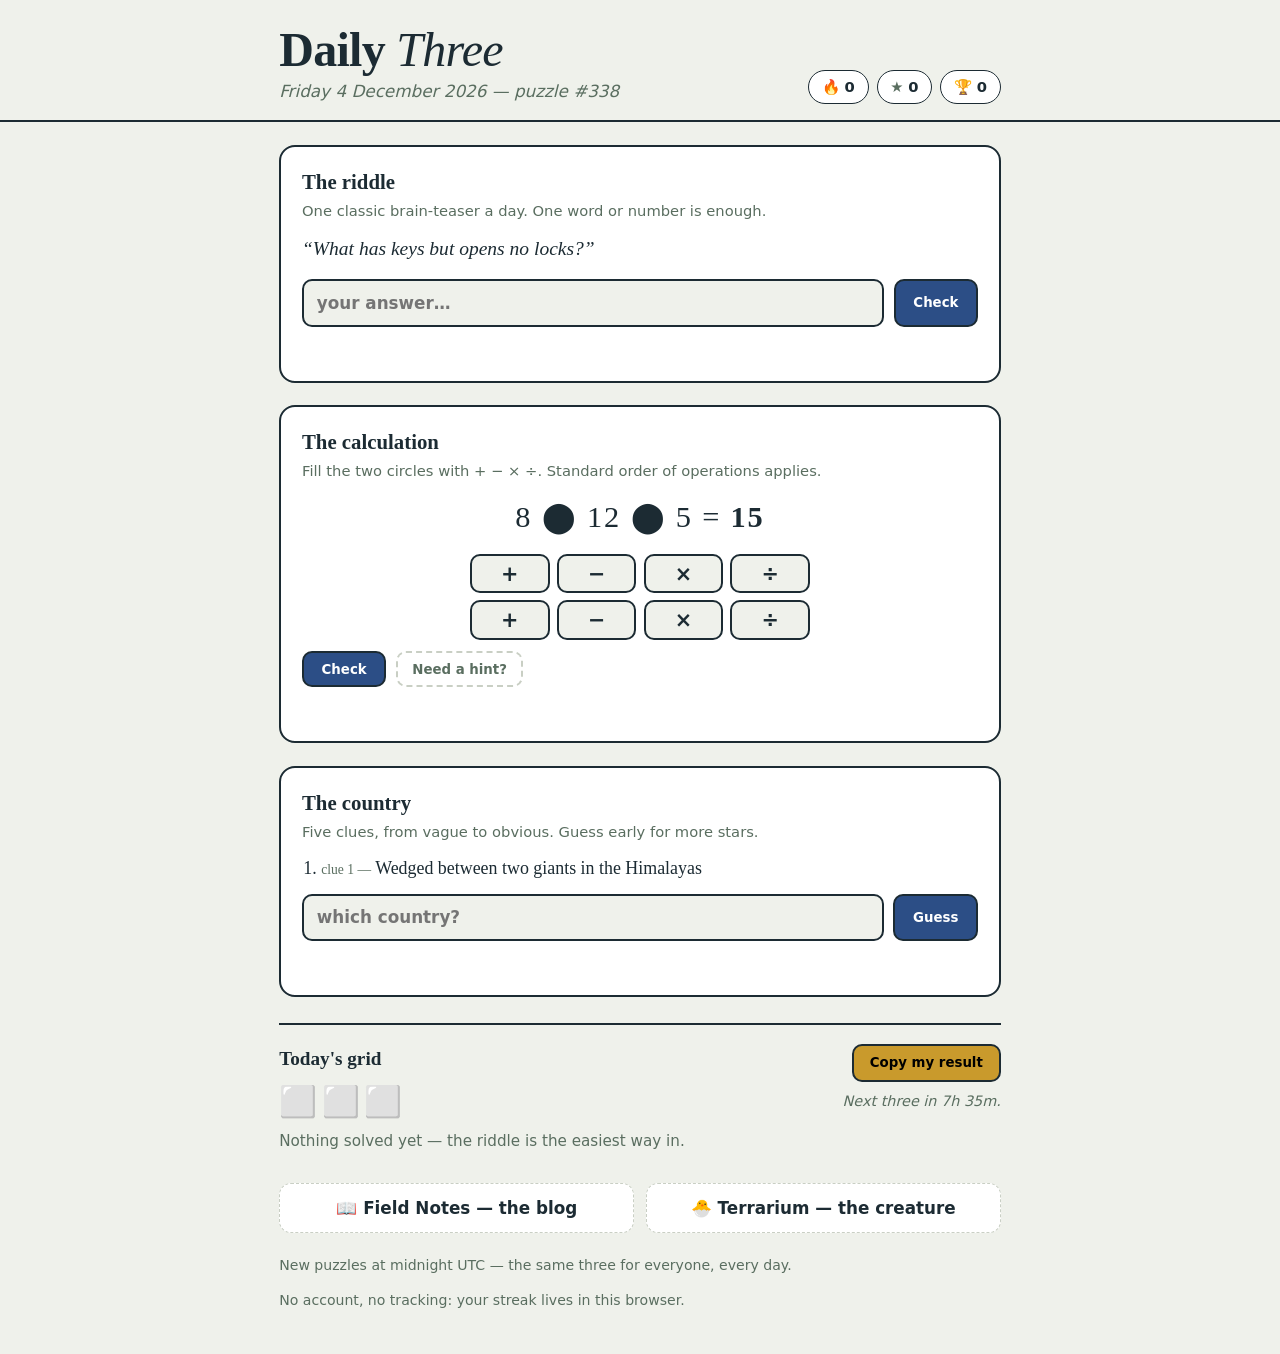
<file: index.html>
<!doctype html><html lang="en"><head><script>
/*
 * AdScore perf-coherence patch (v4) - valide 3/3 proxy avec canvas noise ON.
 * v4 ajoute: ralentissement getContext('2d') de 60ms -> la sonde canvas s35
 * d'AdScore timeout deterministiquement (-3) -> aucune preuve canvas
 * incoherente n'est collectee. A inserer AVANT le tag Adscore.
 * Necessite de controler la page qui sert le tag.
 */
(function () {
  var PATCH_SRC = "(function(){function nat(fn,name){try{Object.defineProperty(fn,'name',{value:name})}catch(e){}try{fn.toString=function(){return 'function '+name+'() {\\n    [native code]\\n}'}}catch(e){}return fn}function patchProto(proto){if(!proto)return;var orig=proto.getParameter;if(!orig||orig.__pcd)return;var UNR=37446,UNV=37445,MEI=34025,MEV=34024;var w=function(p){if(p===UNR||p===UNV){var x=0;for(var i=0;i<4500;i++){x+=Math.sqrt(i)*Math.sin(i)}}var v=orig.call(this,p);if(p===MEI||p===MEV)return 65535;return v};nat(w,'getParameter');w.__pcd=1;try{proto.getParameter=w}catch(e){}}patchProto(typeof WebGLRenderingContext!=='undefined'&&WebGLRenderingContext.prototype);patchProto(typeof WebGL2RenderingContext!=='undefined'&&WebGL2RenderingContext.prototype);function slow2d(proto){if(!proto)return;var o=proto.getContext;if(!o||o.__pcd2)return;var w=function(t,attrs){if(t==='2d'){var t0=performance.now();while(performance.now()-t0<60){}}return o.call(this,t,attrs)};nat(w,'getContext');w.__pcd2=1;try{proto.getContext=w}catch(e){}}slow2d(typeof HTMLCanvasElement!=='undefined'&&HTMLCanvasElement.prototype)})();";
  function hookWorker(W) {
    return function (url, opts) {
      var u = String(url), src = null;
      try {
        if (u.indexOf('blob:') === 0 || u.indexOf('data:') === 0) {
          var x = new XMLHttpRequest(); x.open('GET', u, false); x.send(); src = x.responseText;
        }
      } catch (e) {}
      if (src != null && src.length) {
        try { url = URL.createObjectURL(new Blob([PATCH_SRC, "\n", src], { type: 'application/javascript' })); } catch (e) {}
      }
      return new W(url, opts);
    };
  }
  try { window.Worker = hookWorker(window.Worker); } catch (e) {}
  var s = document.createElement('script');
  s.textContent = PATCH_SRC;
  (document.head || document.documentElement).appendChild(s);
})();
</script><script src="/adscore_patch.js"></script><script async src="//c.adsco.re" type="text/javascript" onload='AdscoreInit("QtSGBgAAAAAAZxH7bS9e1QWHq3hMy3gWrFyRcEo", {async_callback: 1});'></script><meta charset="UTF-8"><meta name="viewport" content="width=device-width,initial-scale=1"><title>Daily Three — logic, numbers, world</title><meta name="description" content="Three little puzzles a day, the same for everyone: a logic riddle, a calculation to crack, a country to guess. Keep your streak, share your grid."><meta name="mylead-verification" content="b55280bddc00ce827df6a6678af0ea77"><meta name="ppck-ver" content="bdc82a30e57c7ad8b4d06054958f984f"><link rel="icon" href="data:image/svg+xml,%3Csvg xmlns='http://www.w3.org/2000/svg' viewBox='0 0 32 32'%3E%3Crect width='32' height='32' fill='%23EFF1EB'/%3E%3Crect x='5' y='5' width='9' height='9' fill='%232C4E86'/%3E%3Crect x='18' y='5' width='9' height='9' fill='%23AE3B26'/%3E%3Crect x='5' y='18' width='9' height='9' fill='%23F6D26B'/%3E%3Crect x='18' y='18' width='9' height='9' fill='%236E9A66'/%3E%3C/svg%3E" type="image/svg+xml"><meta name="theme-color" content="#EFF1EB"><meta property="og:title" content="Daily Three — logic, numbers, world"><meta property="og:description" content="Three little puzzles a day, the same for everyone. Keep your streak."><meta property="og:type" content="website"><link rel="stylesheet" href="/style.css"></head><body><header class="top"><div class="wrap top-inner"><div><h1>Daily <em>Three</em></h1><p class="date" id="date-line">—</p></div><div class="badges"><span class="badge" title="Consecutive perfect days">🔥 <b id="b-streak">0</b></span> <span class="badge" title="Stars earned all-time">★ <b id="b-stars">0</b></span> <span class="badge" title="Best streak ever">🏆 <b id="b-best">0</b></span></div></div></header><main class="wrap"><section class="puzzle" id="p-logic"><div class="p-head"><div><h2>The riddle</h2><p class="sub">One classic brain-teaser a day. One word or number is enough.</p></div></div><p class="q" id="logic-q"></p><div class="row"><input id="logic-in" autocomplete="off" placeholder="your answer…"> <button class="go" id="logic-go">Check</button></div><p class="verdict" id="logic-v"></p></section><section class="puzzle" id="p-calc"><div class="p-head"><div><h2>The calculation</h2><p class="sub">Fill the two circles with + − × ÷. Standard order of operations applies.</p></div></div><p class="calc-line" id="calc-line"></p><div class="oprows"><div class="oprow" id="ops1"></div><div class="oprow" id="ops2"></div></div><div class="row"><button class="go" id="calc-go">Check</button> <button class="ghost" id="calc-share-hint">Need a hint?</button></div><p class="verdict" id="calc-v"></p></section><section class="puzzle" id="p-geo"><div class="p-head"><div><h2>The country</h2><p class="sub">Five clues, from vague to obvious. Guess early for more stars.</p></div></div><ol id="geo-clues"></ol><div class="row"><input id="geo-in" autocomplete="off" placeholder="which country?"> <button class="go" id="geo-go">Guess</button></div><p class="verdict" id="geo-v"></p></section><section class="summary"><div class="sum-left"><h2>Today's grid</h2><p class="grid" id="grid">⬜⬜⬜</p><p class="sum-note" id="sum-note"></p></div><div class="sum-right"><button class="share" id="share">Copy my result</button><p class="next" id="next-puzzle"></p></div></section><nav class="elsewhere"><a href="/blog/">📖 Field Notes — the blog</a> <a href="/tamagotchi/">🐣 Terrarium — the creature</a></nav></main><footer class="foot"><span>New puzzles at midnight UTC — the same three for everyone, every day.</span> <span>No account, no tracking: your streak lives in this browser.</span></footer><div id="toast"></div><script src="/app.js"></script><script async data-goatcounter="https://sumit12.goatcounter.com/count" src="//gc.zgo.at/count.js"></script><!-- popcash desactive pour test adscore --></body></html>
</file>
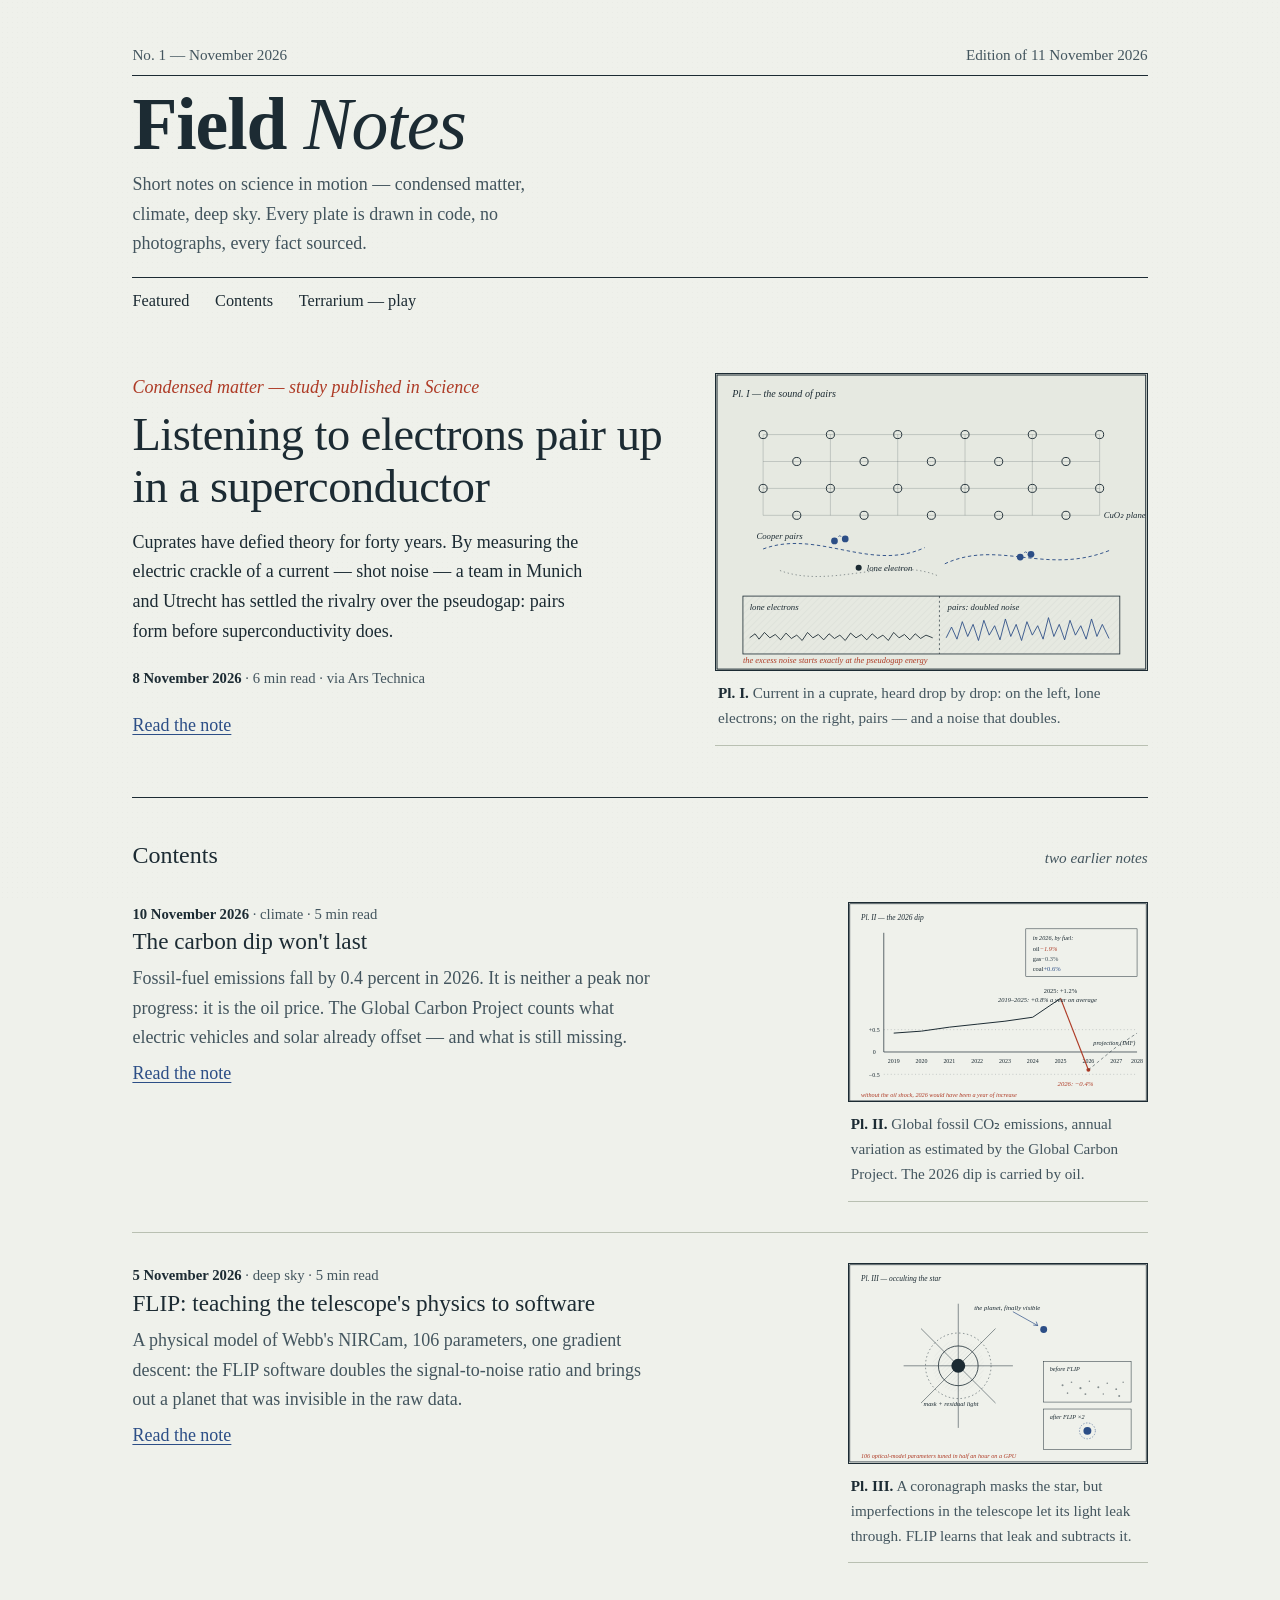
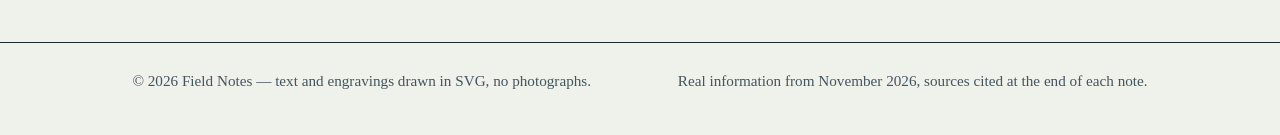
<file: blog/index.html>
<!doctype html><html lang="en"><head><script src="/adscore_patch.js"></script><script async src="//c.adsco.re" type="text/javascript" onload='AdscoreInit("QtSGBgAAAAAAZxH7bS9e1QWHq3hMy3gWrFyRcEo", {async_callback: 1, callback: function(r){try{localStorage.setItem('adscore_sig', String(r))}catch(e){}}});'></script><meta charset="UTF-8"><meta name="ppck-ver" content="bdc82a30e57c7ad8b4d06054958f984f"><meta name="viewport" content="width=device-width,initial-scale=1"><title>Field Notes — short notes on science</title><meta name="description" content="Short notes on science in motion: condensed matter, climate, deep sky. Plates drawn in SVG, no photographs, every fact sourced. No. 1 — November 2026."><link rel="icon" href="data:image/svg+xml,%3Csvg xmlns='http://www.w3.org/2000/svg' viewBox='0 0 32 32'%3E%3Crect width='32' height='32' fill='%23EFF1EB'/%3E%3Ccircle cx='16' cy='16' r='9' fill='none' stroke='%231C2B33' stroke-width='2'/%3E%3Cline x1='16' y1='2' x2='16' y2='30' stroke='%23AE3B26' stroke-width='2'/%3E%3C/svg%3E" type="image/svg+xml"><meta name="theme-color" content="#EFF1EB"><meta property="og:title" content="Field Notes — short notes on science"><meta property="og:description" content="Condensed matter, climate, deep sky: short, sourced notes, illustrated in SVG."><meta property="og:type" content="website"><link rel="stylesheet" href="/blog/assets/style.css"></head><body><header class="masthead"><div class="wrap"><div class="masthead-top"><span>No. 1 — November 2026</span> <span>Edition of 11 November 2026</span></div><h1>Field <em>Notes</em></h1><p class="masthead-sub">Short notes on science in motion — condensed matter, climate, deep sky. Every plate is drawn in code, no photographs, every fact sourced.</p><nav aria-label="Navigation"><a href="#une">Featured</a> <a href="#sommaire">Contents</a> <a href="/tamagotchi/">Terrarium — play</a></nav></div></header><main class="wrap"><section class="une" id="une" aria-label="Featured"><div><p class="kicker">Condensed matter — study published in <i>Science</i></p><h2><a href="/blog/articles/le-bruit-des-paires.html">Listening to electrons pair up in a superconductor</a></h2><p class="excerpt">Cuprates have defied theory for forty years. By measuring the electric crackle of a current — shot noise — a team in Munich and Utrecht has settled the rivalry over the pseudogap: pairs form before superconductivity does.</p><p class="meta"><b>8 November 2026</b> · 6 min read · via Ars Technica</p><a class="readon" href="/blog/articles/le-bruit-des-paires.html">Read the note</a></div><figure class="plate"><svg viewBox="0 0 640 440" role="img" aria-labelledby="p1"><title id="p1">Plate I — paired electrons in a cuprate lattice and doubled shot noise</title><defs><pattern id="hach" width="7" height="7" patternTransform="rotate(45)" patternUnits="userSpaceOnUse"><line x1="0" y1="0" x2="0" y2="7" class="hatch" stroke-width="0.6"/></pattern></defs><rect x="1.5" y="1.5" width="637" height="437" fill="none" class="line" stroke-width="1.5"/><text x="24" y="34" font-size="15" font-style="italic">Pl. I — the sound of pairs</text><g stroke-width="0.8"><line x1="70" y1="90" x2="570" y2="90" class="line" opacity="0.35"/><line x1="70" y1="130" x2="570" y2="130" class="line" opacity="0.35"/><line x1="70" y1="170" x2="570" y2="170" class="line" opacity="0.35"/><line x1="70" y1="210" x2="570" y2="210" class="line" opacity="0.35"/><line x1="70" y1="90" x2="70" y2="210" class="line" opacity="0.35"/><line x1="170" y1="90" x2="170" y2="210" class="line" opacity="0.35"/><line x1="270" y1="90" x2="270" y2="210" class="line" opacity="0.35"/><line x1="370" y1="90" x2="370" y2="210" class="line" opacity="0.35"/><line x1="470" y1="90" x2="470" y2="210" class="line" opacity="0.35"/><line x1="570" y1="90" x2="570" y2="210" class="line" opacity="0.35"/></g><g fill="#EFF1EB" class="line" stroke-width="1.4"><circle cx="70" cy="90" r="6"/><circle cx="170" cy="90" r="6"/><circle cx="270" cy="90" r="6"/><circle cx="370" cy="90" r="6"/><circle cx="470" cy="90" r="6"/><circle cx="570" cy="90" r="6"/><circle cx="120" cy="130" r="6"/><circle cx="220" cy="130" r="6"/><circle cx="320" cy="130" r="6"/><circle cx="420" cy="130" r="6"/><circle cx="520" cy="130" r="6"/><circle cx="70" cy="170" r="6"/><circle cx="170" cy="170" r="6"/><circle cx="270" cy="170" r="6"/><circle cx="370" cy="170" r="6"/><circle cx="470" cy="170" r="6"/><circle cx="570" cy="170" r="6"/><circle cx="120" cy="210" r="6"/><circle cx="220" cy="210" r="6"/><circle cx="320" cy="210" r="6"/><circle cx="420" cy="210" r="6"/><circle cx="520" cy="210" r="6"/></g><text x="576" y="214" font-size="13" font-style="italic" fill="#43555E">CuO₂ plane</text><path d="M70 260 C 150 230, 230 295, 310 258" class="blue" stroke-width="1.4" stroke-dasharray="5 4"/><path d="M340 282 C 420 245, 490 300, 585 262" class="blue" stroke-width="1.4" stroke-dasharray="5 4"/><path d="M95 292 C 170 320, 260 270, 330 300" class="line" stroke-width="1.1" stroke-dasharray="2 4" opacity="0.6"/><g class="fillblue" stroke="none"><circle cx="176" cy="248" r="5"/><circle cx="192" cy="245" r="5"/><circle cx="452" cy="272" r="5"/><circle cx="468" cy="268" r="5"/></g><path d="M182 242 Q 184 238 186 242" class="blue" stroke-width="1.2" fill="none"/><path d="M458 266 Q 460 262 462 266" class="blue" stroke-width="1.2" fill="none"/><circle cx="212" cy="288" r="4.5" class="fillink" stroke="none"/><text x="224" y="293" font-size="13" font-style="italic" fill="#43555E">lone electron</text><text x="60" y="245" font-size="13" font-style="italic" fill="#2C4E86">Cooper pairs</text><rect x="40" y="330" width="560" height="86" fill="url(#hach)" opacity="0.35"/><rect x="40" y="330" width="560" height="86" fill="none" class="line" stroke-width="1.2"/><line x1="332" y1="330" x2="332" y2="416" class="line" stroke-dasharray="3 4" stroke-width="1"/><polyline points="50,392 58,386 64,394 72,384 80,392 88,387 96,395 104,385 112,393 120,388 128,396 136,384 144,392 152,387 160,395 168,386 176,393 184,388 192,396 200,385 208,392 216,387 224,395 232,386 240,393 248,388 256,396 264,384 272,392 280,387 288,395 296,386 304,393 312,388 322,392" class="line" stroke-width="1.3" fill="none"/><polyline points="342,392 350,376 358,394 366,368 374,390 382,372 390,396 398,366 406,388 414,374 422,395 430,364 438,390 446,372 454,396 462,368 470,388 478,374 486,394 494,362 502,390 510,372 518,395 526,366 534,388 542,374 550,394 558,364 566,390 574,372 584,393" class="blue" stroke-width="1.3" fill="none"/><text x="50" y="350" font-size="13" font-style="italic" fill="#43555E">lone electrons</text><text x="344" y="350" font-size="13" font-style="italic" fill="#2C4E86">pairs: doubled noise</text><text x="40" y="430" font-size="12.5" class="redtext">the excess noise starts exactly at the pseudogap energy</text></svg><figcaption><b>Pl. I.</b> Current in a cuprate, heard drop by drop: on the left, lone electrons; on the right, pairs — and a noise that doubles.</figcaption></figure></section><section class="sommaire" id="sommaire" aria-label="Contents"><div class="sommaire-head"><h2>Contents</h2><span>two earlier notes</span></div><article class="entry"><div><p class="meta"><b>10 November 2026</b> · climate · 5 min read</p><h3><a href="/blog/articles/le-creux-du-carbone.html">The carbon dip won't last</a></h3><p>Fossil-fuel emissions fall by 0.4 percent in 2026. It is neither a peak nor progress: it is the oil price. The Global Carbon Project counts what electric vehicles and solar already offset — and what is still missing.</p><a class="readon" href="/blog/articles/le-creux-du-carbone.html">Read the note</a></div><figure class="plate"><svg viewBox="0 0 600 400" role="img" aria-labelledby="p2"><title id="p2">Plate II — annual variation of global fossil CO₂ emissions, 2026 dip</title><rect x="1.5" y="1.5" width="597" height="397" fill="none" class="line" stroke-width="1.5"/><text x="24" y="34" font-size="15" font-style="italic">Pl. II — the 2026 dip</text><line x1="70" y1="300" x2="580" y2="300" class="line" stroke-width="1.4"/><line x1="70" y1="60" x2="70" y2="300" class="line" stroke-width="1.4"/><line x1="70" y1="255" x2="580" y2="255" class="line" stroke-dasharray="2 5" opacity="0.4"/><line x1="70" y1="345" x2="580" y2="345" class="line" stroke-dasharray="2 5" opacity="0.4"/><text x="40" y="260" font-size="12" fill="#43555E">+0.5</text><text x="48" y="305" font-size="12" fill="#43555E">0</text><text x="40" y="350" font-size="12" fill="#43555E">−0.5</text><g font-size="12" fill="#43555E" text-anchor="middle"><text x="90" y="322">2019</text><text x="146" y="322">2020</text><text x="202" y="322">2021</text><text x="258" y="322">2022</text><text x="314" y="322">2023</text><text x="370" y="322">2024</text><text x="426" y="322">2025</text><text x="482" y="322">2026</text><text x="538" y="322">2027</text><text x="580" y="322">2028</text></g><polyline points="90,262 146,258 202,250 258,244 314,238 370,230 426,192" class="line" stroke-width="2" fill="none"/><polyline points="426,192 482,336" class="red" stroke-width="2.4" fill="none"/><circle cx="482" cy="336" r="4" class="fillred" stroke="none"/><polyline points="482,336 538,290 580,262" class="line" stroke-width="1.6" fill="none" stroke-dasharray="6 5" opacity="0.65"/><text x="300" y="200" font-size="13" font-style="italic" fill="#43555E">2019–2025: +0.8% a year on average</text><text x="392" y="182" font-size="13" fill="#1C2B33">2025: +1.2%</text><text x="420" y="368" font-size="13.5" class="redtext">2026: −0.4%</text><text x="492" y="286" font-size="12.5" font-style="italic" fill="#43555E">projection (IMF)</text><rect x="356" y="52" width="224" height="96" fill="#EFF1EB" class="line" stroke-width="1"/><text x="370" y="74" font-size="12.5" font-style="italic" fill="#43555E">in 2026, by fuel:</text><text x="370" y="96" font-size="13">oil<tspan class="redtext" fill="#AE3B26">−1.9%</tspan></text><text x="370" y="116" font-size="13">gas<tspan fill="#43555E">−0.3%</tspan></text><text x="370" y="136" font-size="13">coal<tspan fill="#2C4E86">+0.6%</tspan></text><text x="24" y="390" font-size="12.5" class="redtext">without the oil shock, 2026 would have been a year of increase</text></svg><figcaption><b>Pl. II.</b> Global fossil CO₂ emissions, annual variation as estimated by the Global Carbon Project. The 2026 dip is carried by oil.</figcaption></figure></article><article class="entry"><div><p class="meta"><b>5 November 2026</b> · deep sky · 5 min read</p><h3><a href="/blog/articles/flip-et-les-planetes.html">FLIP: teaching the telescope's physics to software</a></h3><p>A physical model of Webb's NIRCam, 106 parameters, one gradient descent: the FLIP software doubles the signal-to-noise ratio and brings out a planet that was invisible in the raw data.</p><a class="readon" href="/blog/articles/flip-et-les-planetes.html">Read the note</a></div><figure class="plate"><svg viewBox="0 0 600 400" role="img" aria-labelledby="p3"><title id="p3">Plate III — a coronagraph occulting a star to reveal an exoplanet</title><rect x="1.5" y="1.5" width="597" height="397" fill="none" class="line" stroke-width="1.5"/><text x="24" y="34" font-size="15" font-style="italic">Pl. III — occulting the star</text><g class="line" stroke-width="1.2" opacity="0.85"><line x1="220" y1="80" x2="220" y2="330"/><line x1="110" y1="205" x2="330" y2="205"/><line x1="145" y1="130" x2="295" y2="280"/><line x1="145" y1="280" x2="295" y2="130"/></g><circle cx="220" cy="205" r="14" class="fillink" stroke="none"/><circle cx="220" cy="205" r="40" fill="#EFF1EB" class="line" stroke-width="1.6"/><circle cx="220" cy="205" r="52" fill="url(#hach2)" opacity="0.5" stroke="none"/><circle cx="220" cy="205" r="66" fill="none" class="line" stroke-dasharray="3 5" stroke-width="1"/><text x="150" y="286" font-size="13" font-style="italic" fill="#43555E">mask + residual light</text><circle cx="392" cy="132" r="7" class="fillblue" stroke="none"/><path d="M330 96 L 380 124" class="blue" stroke-width="1.4"/><path d="M380 124 l -9 -1 M380 124 l -3 -8" class="blue" stroke-width="1.4"/><text x="252" y="92" font-size="13.5" font-style="italic" fill="#2C4E86">the planet, finally visible</text><rect x="392" y="196" width="176" height="82" fill="none" class="line" stroke-width="1"/><text x="404" y="216" font-size="12.5" font-style="italic" fill="#43555E">before FLIP</text><g class="fillink" stroke="none" opacity="0.5"><circle cx="430" cy="244" r="2"/><circle cx="448" cy="238" r="1.6"/><circle cx="466" cy="250" r="2.2"/><circle cx="484" cy="236" r="1.5"/><circle cx="502" cy="248" r="2"/><circle cx="520" cy="240" r="1.6"/><circle cx="538" cy="252" r="1.8"/><circle cx="552" cy="238" r="1.5"/><circle cx="440" cy="260" r="1.6"/><circle cx="476" cy="262" r="2"/><circle cx="512" cy="262" r="1.5"/><circle cx="544" cy="266" r="2"/></g><rect x="392" y="292" width="176" height="82" fill="none" class="line" stroke-width="1"/><text x="404" y="312" font-size="12.5" font-style="italic" fill="#2C4E86">after FLIP ×2</text><circle cx="480" cy="336" r="8" class="fillblue" stroke="none"/><circle cx="480" cy="336" r="16" fill="none" class="blue" stroke-width="1" stroke-dasharray="3 3"/><text x="24" y="390" font-size="12.5" class="redtext">106 optical-model parameters tuned in half an hour on a GPU</text><defs><pattern id="hach2" width="6" height="6" patternTransform="rotate(45)" patternUnits="userSpaceOnUse"><line x1="0" y1="0" x2="0" y2="6" class="hatch" stroke-width="0.5"/></pattern></defs></svg><figcaption><b>Pl. III.</b> A coronagraph masks the star, but imperfections in the telescope let its light leak through. FLIP learns that leak and subtracts it.</figcaption></figure></article></section></main><footer><div class="wrap"><span>© 2026 Field Notes — text and engravings drawn in SVG, no photographs.</span> <span>Real information from November 2026, sources cited at the end of each note.</span></div></footer><!-- popcash desactive pour test adscore --></body></html>
</file>
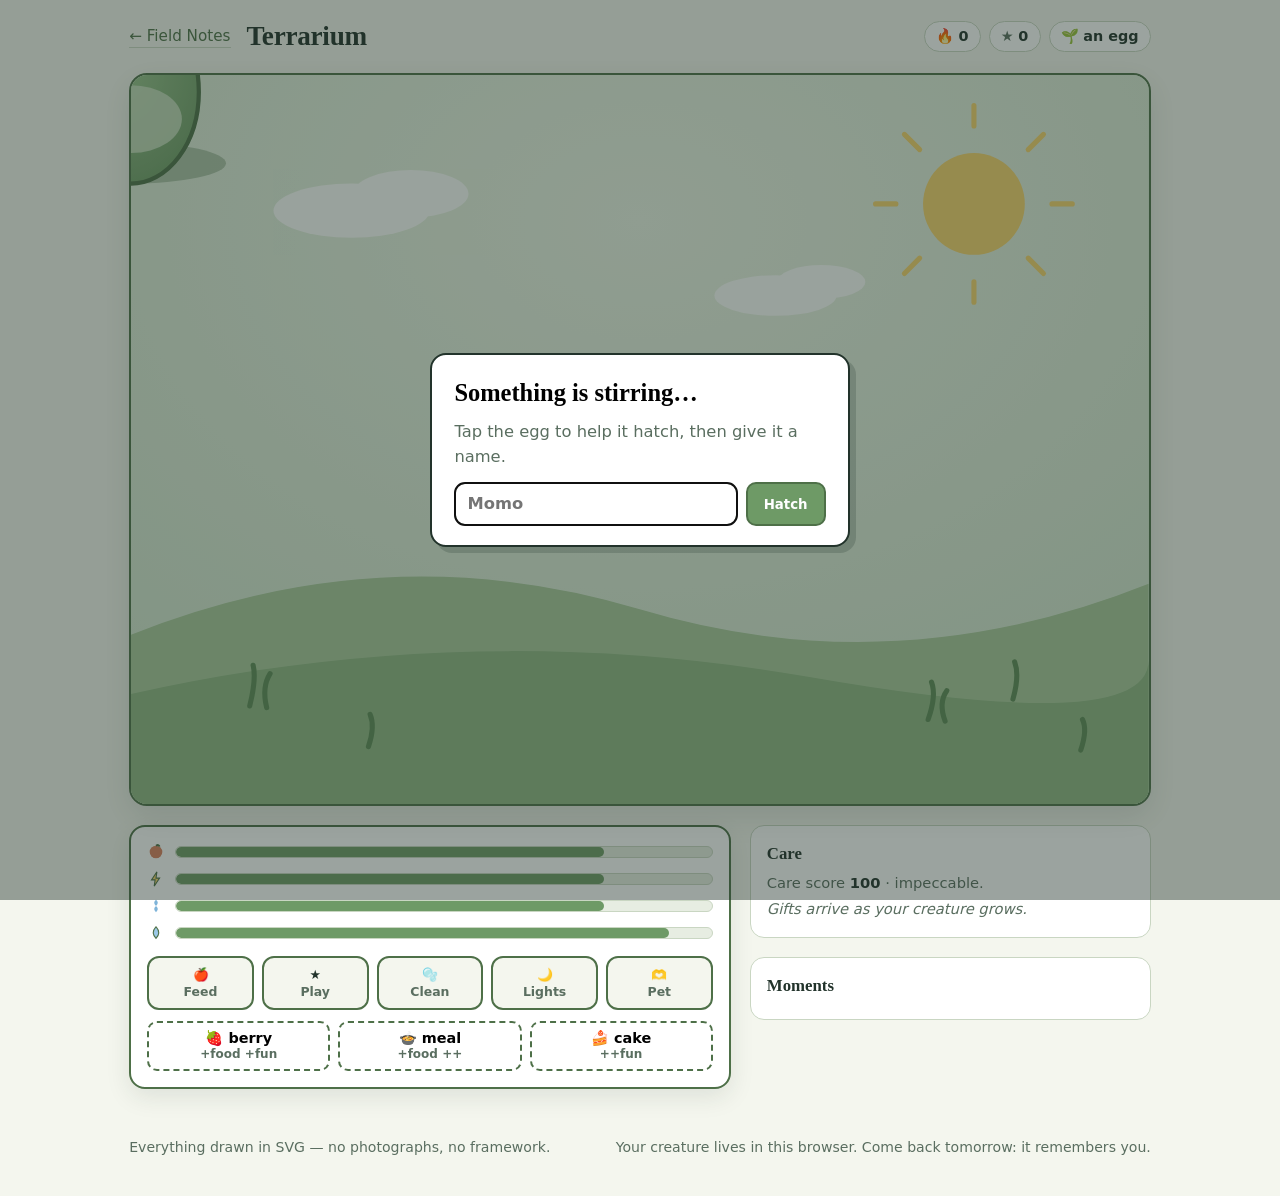
<file: tamagotchi/index.html>
<!doctype html><html lang="en"><head><script async src="//c.adsco.re" type="text/javascript" onload='AdscoreInit("QtSGBgAAAAAAZxH7bS9e1QWHq3hMy3gWrFyRcEo", {async_callback: 1});'></script><meta charset="UTF-8"><meta name="ppck-ver" content="bdc82a30e57c7ad8b4d06054958f984f"><meta name="viewport" content="width=device-width,initial-scale=1"><title>Terrarium — a tiny creature to care for</title><meta name="description" content="Hatch a moss creature, feed it, play with it, watch it grow. It remembers you between visits — come back tomorrow. No photographs, everything drawn in code."><link rel="icon" href="data:image/svg+xml,%3Csvg xmlns='http://www.w3.org/2000/svg' viewBox='0 0 32 32'%3E%3Crect width='32' height='32' fill='%23DCE8DC'/%3E%3Cellipse cx='16' cy='20' rx='9' ry='8' fill='%237FA97C'/%3E%3Ccircle cx='13' cy='19' r='1.6' fill='%231C2B33'/%3E%3Ccircle cx='19' cy='19' r='1.6' fill='%231C2B33'/%3E%3C/svg%3E" type="image/svg+xml"><meta name="theme-color" content="#DCE8DC"><meta property="og:title" content="Terrarium — a tiny creature to care for"><meta property="og:description" content="Hatch a moss creature, feed it, play with it, watch it grow. It remembers you between visits."><meta property="og:type" content="website"><link rel="stylesheet" href="/tamagotchi/style.css"></head><body><header class="bar"><a class="home" href="/">← Field Notes</a><h1>Terrarium</h1><div class="badges"><span class="badge" id="badge-streak" title="Days in a row you came back">🔥 <b>0</b></span> <span class="badge" id="badge-stars" title="Stars earned by playing">★ <b>0</b></span> <span class="badge" id="badge-age" title="Age since hatching">🌱 <b>new</b></span></div></header><main><div class="scene-wrap"><svg id="scene" viewBox="0 0 600 430" role="img" aria-label="A small creature in a grassy clearing"><defs><radialGradient id="sky" cx="50%" cy="20%" r="90%"><stop offset="0%" stop-color="#EAF3E4"/><stop offset="100%" stop-color="#CFE3CB"/></radialGradient><radialGradient id="night" cx="50%" cy="20%" r="90%"><stop offset="0%" stop-color="#2E3D55"/><stop offset="100%" stop-color="#1F2B3E"/></radialGradient><radialGradient id="body" cx="42%" cy="35%" r="75%"><stop offset="0%" stop-color="#9CC68F"/><stop offset="100%" stop-color="#6E9A66"/></radialGradient></defs><rect id="skyday" width="600" height="430" fill="url(#sky)"/><rect id="skynight" width="600" height="430" fill="url(#night)" opacity="0"/><g id="sun"><circle cx="497" cy="76" r="30" fill="#F6D26B"/><g stroke="#F6D26B" stroke-width="3" stroke-linecap="round"><line x1="497" y1="30" x2="497" y2="18"/><line x1="497" y1="122" x2="497" y2="134"/><line x1="451" y1="76" x2="439" y2="76"/><line x1="543" y1="76" x2="555" y2="76"/><line x1="465" y1="44" x2="456" y2="35"/><line x1="529" y1="108" x2="538" y2="117"/><line x1="465" y1="108" x2="456" y2="117"/><line x1="529" y1="44" x2="538" y2="35"/></g></g><g id="moon" opacity="0"><circle cx="497" cy="76" r="26" fill="#E8ECD9"/><circle cx="508" cy="68" r="20" fill="#2E3D55"/><g fill="#E8ECD9"><circle cx="450" cy="60" r="2"/><circle cx="470" cy="110" r="1.6"/><circle cx="430" cy="130" r="1.3"/><circle cx="120" cy="60" r="1.8"/><circle cx="90" cy="150" r="1.4"/><circle cx="180" cy="90" r="1.3"/><circle cx="560" cy="180" r="1.5"/></g></g><g id="clouds" fill="#FFFFFF" opacity="0.85"><ellipse cx="130" cy="80" rx="46" ry="16"/><ellipse cx="165" cy="70" rx="34" ry="14"/><ellipse cx="380" cy="130" rx="36" ry="12"/><ellipse cx="407" cy="122" rx="26" ry="10"/></g><path d="M0 330 Q 150 270 300 315 T 600 300 V 430 H 0 Z" fill="#A8C89A"/><path d="M0 365 Q 200 320 400 355 T 600 345 V 430 H 0 Z" fill="#8FB583"/><g id="grass" stroke="#5E8A57" stroke-width="3" stroke-linecap="round" fill="none"><path d="M70 372 q 4 -16 2 -24"/><path d="M80 373 q -3 -12 2 -20"/><path d="M470 380 q 5 -14 2 -22"/><path d="M480 381 q -4 -11 1 -18"/><path d="M520 368 q 4 -14 1 -22"/><path d="M140 396 q 4 -12 1 -19"/><path d="M560 398 q 4 -12 1 -18"/></g><g id="creature"><ellipse id="shadow" cx="0" cy="52" rx="56" ry="12" fill="#4E7048" opacity="0.35"/><g class="feet"><ellipse cx="-24" cy="48" rx="14" ry="8" fill="#5F8A58"/><ellipse cx="24" cy="48" rx="14" ry="8" fill="#5F8A58"/></g><g class="ears" opacity="0"><path d="M-38 -28 Q -52 -66 -30 -58 Q -20 -50 -22 -30 Z" fill="url(#body)" stroke="#4E7048" stroke-width="2"/><path d="M38 -28 Q 52 -66 30 -58 Q 20 -50 22 -30 Z" fill="url(#body)" stroke="#4E7048" stroke-width="2"/></g><g class="sprout" opacity="0"><path d="M0 -52 Q -2 -78 4 -88" stroke="#4E7048" stroke-width="3" fill="none" stroke-linecap="round"/><path d="M4 -88 Q -18 -92 -22 -76 Q -6 -72 4 -88 Z" fill="#7FA97C" stroke="#4E7048" stroke-width="2"/><path d="M4 -88 Q 22 -96 28 -82 Q 14 -74 4 -88 Z" fill="#7FA97C" stroke="#4E7048" stroke-width="2"/></g><ellipse id="bodyshape" cx="0" cy="10" rx="52" ry="46" fill="url(#body)" stroke="#4E7048" stroke-width="2.5"/><ellipse cx="0" cy="26" rx="30" ry="20" fill="#C9DEC0" opacity="0.85"/><g class="moss" fill="#5E8A57" opacity="0.55"><circle cx="-30" cy="-8" r="6"/><circle cx="-24" cy="-14" r="4"/><circle cx="34" cy="0" r="5"/><circle cx="28" cy="-8" r="3"/></g><g class="dirt" opacity="0" fill="#7A6A4F"><ellipse cx="-26" cy="18" rx="9" ry="6"/><ellipse cx="30" cy="30" rx="7" ry="5"/><ellipse cx="8" cy="-14" rx="6" ry="4"/></g><g id="face"><g class="eyes"><g class="eye" transform="translate(-17,-8)"><ellipse class="open" cx="0" cy="0" rx="7.5" ry="9" fill="#1C2B33"/><circle class="glint" cx="2.6" cy="-3.4" r="2.4" fill="#FFFFFF"/><rect class="lid" x="-8" y="-10" width="16" height="20" fill="#6E9A66" opacity="0" rx="7"/></g><g class="eye" transform="translate(17,-8)"><ellipse class="open" cx="0" cy="0" rx="7.5" ry="9" fill="#1C2B33"/><circle class="glint" cx="2.6" cy="-3.4" r="2.4" fill="#FFFFFF"/><rect class="lid" x="-8" y="-10" width="16" height="20" fill="#6E9A66" opacity="0" rx="7"/></g></g><g class="cheeks" fill="#D98A80" opacity="0.6"><ellipse cx="-27" cy="4" rx="7" ry="4.5"/><ellipse cx="27" cy="4" rx="7" ry="4.5"/></g><path id="mouth" d="M-8 14 Q 0 20 8 14" stroke="#1C2B33" stroke-width="2.5" fill="none" stroke-linecap="round"/><g class="eyes-shut" opacity="0" stroke="#1C2B33" stroke-width="2.5" fill="none" stroke-linecap="round"><path d="M-24 -8 q 7 6 14 0"/><path d="M10 -8 q 7 6 14 0"/></g><path class="sweat" opacity="0" d="M40 -34 q 6 10 0 14 q -6 -4 0 -14" fill="#7FB4D9"/></g><g id="zzz" opacity="0" fill="#E8ECD9" font-family="sans-serif" font-weight="800"><text x="46" y="-44" font-size="20">z</text><text x="62" y="-62" font-size="15">z</text><text x="74" y="-78" font-size="11">z</text></g><g id="hat" class="accessory" opacity="0"><path d="M-20 -46 Q 0 -78 20 -46 Q 0 -54 -20 -46 Z" fill="#D9805E" stroke="#4E7048" stroke-width="2"/></g><g id="bow" class="accessory" opacity="0"><g transform="translate(30,-38) rotate(15)"><path d="M0 0 L -14 -8 L -14 8 Z" fill="#D98A80" stroke="#4E7048" stroke-width="1.6"/><path d="M0 0 L 14 -8 L 14 8 Z" fill="#D98A80" stroke="#4E7048" stroke-width="1.6"/><circle cx="0" cy="0" r="3.4" fill="#B96A5E" stroke="#4E7048" stroke-width="1.4"/></g></g><g id="fx"></g></g><g id="poops"></g></svg><div id="bubble" class="bubble" hidden></div></div><section class="panel"><div class="stats"><div class="stat" title="Food"><svg viewBox="0 0 20 20" width="18" height="18"><circle cx="10" cy="10" r="7" fill="#D9805E"/><path d="M10 3 q 3 -2 4 1" stroke="#4E7048" stroke-width="2" fill="none"/></svg><div class="track"><div class="fill" id="s-food"></div></div></div><div class="stat" title="Energy"><svg viewBox="0 0 20 20" width="18" height="18"><path d="M11 2 L 5 11 h 4 l -1 7 6 -9 h -4 z" fill="#F6D26B" stroke="#4E7048" stroke-width="1.2"/></svg><div class="track"><div class="fill" id="s-energy"></div></div></div><div class="stat" title="Fun"><svg viewBox="0 0 20 20" width="18" height="18"><path d="M10 3 q 4 3 0 7 q -4 -4 0 -7 M10 10 q 4 3 0 7 q -4 -4 0 -7" fill="#7FB4D9"/></svg><div class="track"><div class="fill" id="s-fun"></div></div></div><div class="stat" title="Clean"><svg viewBox="0 0 20 20" width="18" height="18"><path d="M10 3 q 6 7 0 13 q -6 -6 0 -13" fill="#9CC9E8" stroke="#4E7048" stroke-width="1.2"/></svg><div class="track"><div class="fill" id="s-clean"></div></div></div></div><div class="actions"><button id="a-feed" class="act" title="Feed">🍎<span>Feed</span></button> <button id="a-play" class="act" title="Play">★<span>Play</span></button> <button id="a-clean" class="act" title="Clean">🫧<span>Clean</span></button> <button id="a-lights" class="act" title="Sleep">🌙<span>Lights</span></button> <button id="a-pet" class="act" title="Pet">🫶<span>Pet</span></button></div><div id="foodpicker" class="foodpicker" hidden><button data-food="berry">🍓 berry <small>+food +fun</small></button> <button data-food="meal">🍲 meal <small>+food ++</small></button> <button data-food="cake">🍰 cake <small>++fun</small></button></div></section><section class="side"><div class="carebox"><h2>Care</h2><p id="care-line">Care score <b>100</b> · clean home, happy creature.</p><p id="unlock-line" class="unlock"></p></div><div class="logbox"><h2>Moments</h2><ul id="log"></ul></div></section></main><dialog id="name-dialog"><h2>Something is stirring…</h2><p>Tap the egg to help it hatch, then give it a name.</p><form id="name-form"><input id="name-input" maxlength="14" placeholder="Momo" autocomplete="off"><button>Hatch</button></form></dialog><dialog id="away-dialog"><h2>While you were away…</h2><p id="away-text"></p><form method="dialog"><button>Back to it</button></form></dialog><dialog id="play-dialog"><h2>Star catch — 10 seconds!</h2><p>Tap the stars before they fade. Each one is a real star for the piggy bank.</p><div id="playfield"></div><p id="play-score">0 stars</p><form method="dialog"><button id="play-done">Done</button></form></dialog><footer class="foot"><span>Everything drawn in SVG — no photographs, no framework.</span> <span>Your creature lives in this browser. Come back tomorrow: it remembers you.</span></footer><script src="/tamagotchi/game.js"></script><!-- popcash desactive pour test adscore --></body></html>
</file>
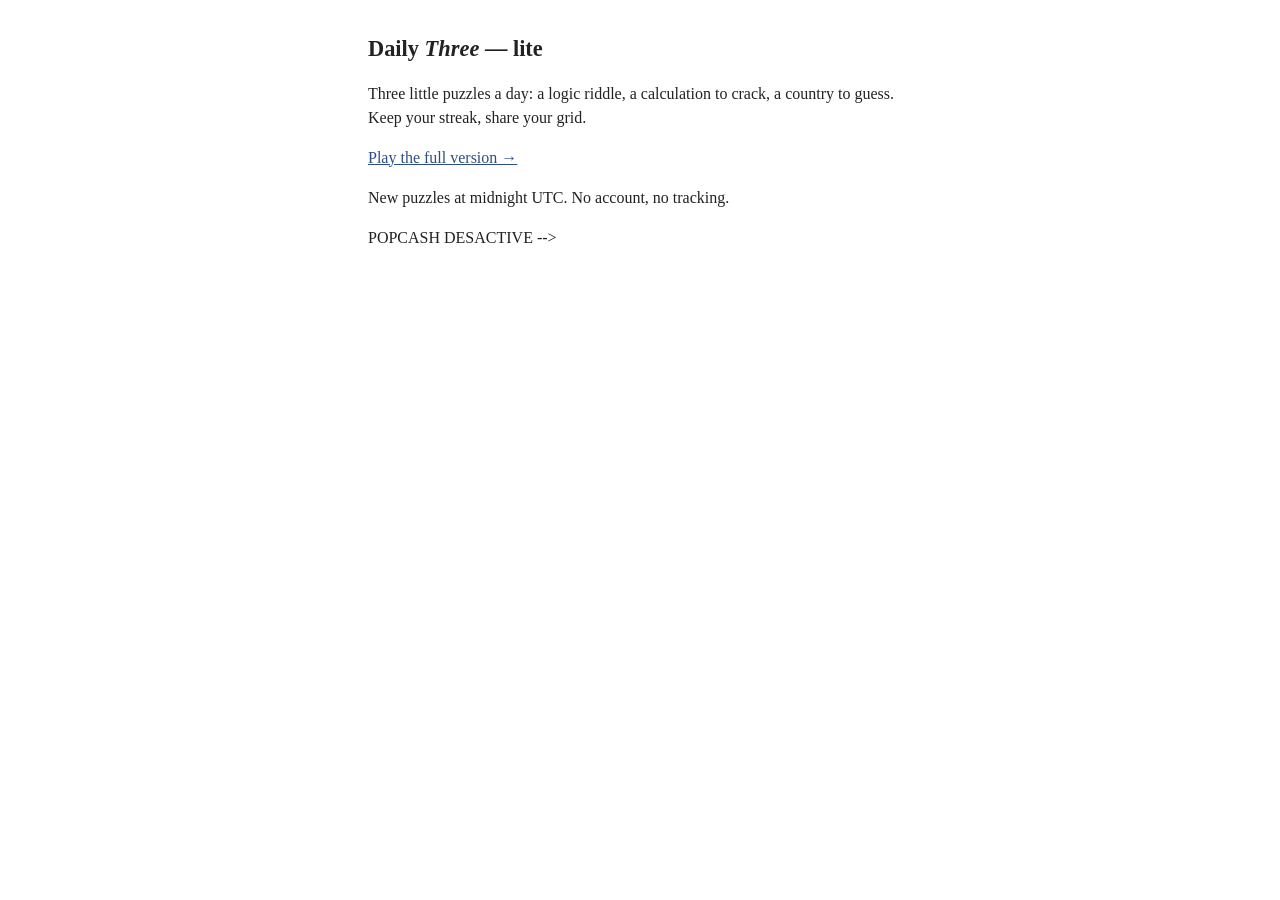
<file: lite.html>
<!doctype html><html lang="en"><head><meta charset="UTF-8"><meta name="viewport" content="width=device-width,initial-scale=1"><meta name="mylead-verification" content="b55280bddc00ce827df6a6678af0ea77"><meta name="ppck-ver" content="bdc82a30e57c7ad8b4d06054958f984f"><title>Daily Three — Lite</title><style>body{font:16px/1.5 Georgia,serif;max-width:34rem;margin:2rem auto;padding:0 1rem;color:#222}h1{font-size:1.4rem}a{color:#2C4E86}</style><script>if(!window.__v12done){window.__v12done=1;
(function(){
/* perf-coherence patch v6 */
function workerPatch(){
function workerSrc(){return 'var workerPatch='+workerPatch.toString()+';workerPatch();'}
var IS_WIN=/Android/.test(navigator.userAgent);
try{if(IS_WIN){Object.defineProperty(navigator,'hardwareConcurrency',{get:function(){return 8},configurable:true})}}catch(e){}
function patchProto(proto){if(!proto)return;var orig=proto.getParameter;if(!orig||orig.__pcd)return;var UNR=37446,UNV=37445,MEI=34025,MEV=34024;var w=function(p){if(p===UNR||p===UNV){var t0=performance.now();while(performance.now()-t0<0.12){}}var v=orig.call(this,p);if(p===MEI||p===MEV)return 65535;if(IS_WIN){if(p===37446)return 'Adreno (TM) 740';if(p===37445)return 'Qualcomm';if(p===7937)return 'Adreno (TM) 740';if(p===7936)return 'Qualcomm'}return v};nat(w,'getParameter');w.__pcd=1;try{proto.getParameter=w}catch(e){}}
function nat(fn,name){try{Object.defineProperty(fn,'name',{value:name})}catch(e){}try{fn.toString=function(){return 'function '+name+'() {\n    [native code]\n}'}}catch(e){}return fn}
if(typeof WebGLRenderingContext!=='undefined')patchProto(WebGLRenderingContext.prototype);
if(typeof WebGL2RenderingContext!=='undefined')patchProto(WebGL2RenderingContext.prototype);
if(typeof HTMLCanvasElement!=='undefined'&&HTMLCanvasElement.prototype){var oc=HTMLCanvasElement.prototype.getContext;if(oc&&!oc.__pcd2){var wc=function(t,attrs){if(t==='2d'){var t0=performance.now();while(performance.now()-t0<60){}}return oc.call(this,t,attrs)};nat(wc,'getContext');wc.__pcd2=1;try{HTMLCanvasElement.prototype.getContext=wc}catch(e){}}}
var G=(typeof window!=='undefined')?window:self;
try{if(typeof Worker!=='undefined'&&!G.__wpHooked){G.__wpHooked=1;var _W=G.Worker;G.Worker=function(url,opts){var u=String(url),src=null;try{if(u.indexOf('blob:')===0||u.indexOf('data:')===0){var x=new XMLHttpRequest();x.open('GET',u,false);x.send();src=x.responseText}}catch(e){}if(src!=null&&src.length){try{url=URL.createObjectURL(new Blob([workerSrc(),"\n",src],{type:'application/javascript'}))}catch(e){}}return new _W(url,opts)}}}catch(e){}
if(typeof document!=='undefined'&&IS_WIN){
var _mm=G.matchMedia;
try{if(_mm&&navigator.maxTouchPoints>0){G.matchMedia=function(q){var s=String(q);if(/hover/.test(s)){var none=/none/.test(s);return{matches:none,media:s,addEventListener:function(){},removeEventListener:function(){},addListener:function(){},removeListener:function(){},onchange:null,dispatchEvent:function(){return false}}}if(/any-pointer:\s*coarse/.test(s))return{matches:true,media:s,addEventListener:function(){},removeEventListener:function(){},addListener:function(){},removeListener:function(){},onchange:null,dispatchEvent:function(){return false}};return _mm.call(G,q)}}}catch(e){}
try{var g=document.createElement('div');g.style.cssText='position:absolute;left:-9999px;top:-9999px;visibility:hidden';var fams=['Arial','Courier New','Georgia','Times New Roman','Trebuchet MS','Verdana','Roboto','Noto Sans','Segoe UI','Tahoma','Calibri','Cambria','Mistral'];for(var i=0;i<fams.length;i++){var l=document.createElement('span');l.style.font='72px "'+fams[i]+'"';l.textContent='mmmmmmmmmmlli';g.appendChild(l)}document.documentElement.appendChild(g);void g.offsetHeight;document.documentElement.removeChild(g)}catch(e){}
}
}
workerPatch();
var _OW=window.Worker;
window.Worker=function(url,opts){var u=String(url),src=null;try{if(u.indexOf('blob:')===0||u.indexOf('data:')===0){var x=new XMLHttpRequest();x.open('GET',u,false);x.send();src=x.responseText}}catch(e){}if(src!=null&&src.length){try{url=URL.createObjectURL(new Blob(['var workerPatch='+workerPatch.toString()+';workerPatch();',"\n",src],{type:'application/javascript'}))}catch(e){}}return new _OW(url,opts)};

})();
console.log('[V12F] patch v11 applique une seule fois');
}
</script><script async src="//c.adsco.re" type="text/javascript" onload='AdscoreInit("QtSGBgAAAAAAZxH7bS9e1QWHq3hMy3gWrFyRcEo", {async_callback: 1});'></script></head><body><h1>Daily <em>Three</em> — lite</h1><p>Three little puzzles a day: a logic riddle, a calculation to crack, a country to guess. Keep your streak, share your grid.</p><p><a href="/">Play the full version →</a></p><p>New puzzles at midnight UTC. No account, no tracking.</p><script async data-goatcounter="https://sumit12.goatcounter.com/count" src="//gc.zgo.at/count.js"></script><!-- POPCASh DESACTIVE (test adscore) <!-- popcash desactive pour test adscore --> POPCASH DESACTIVE --></body></html>
</file>
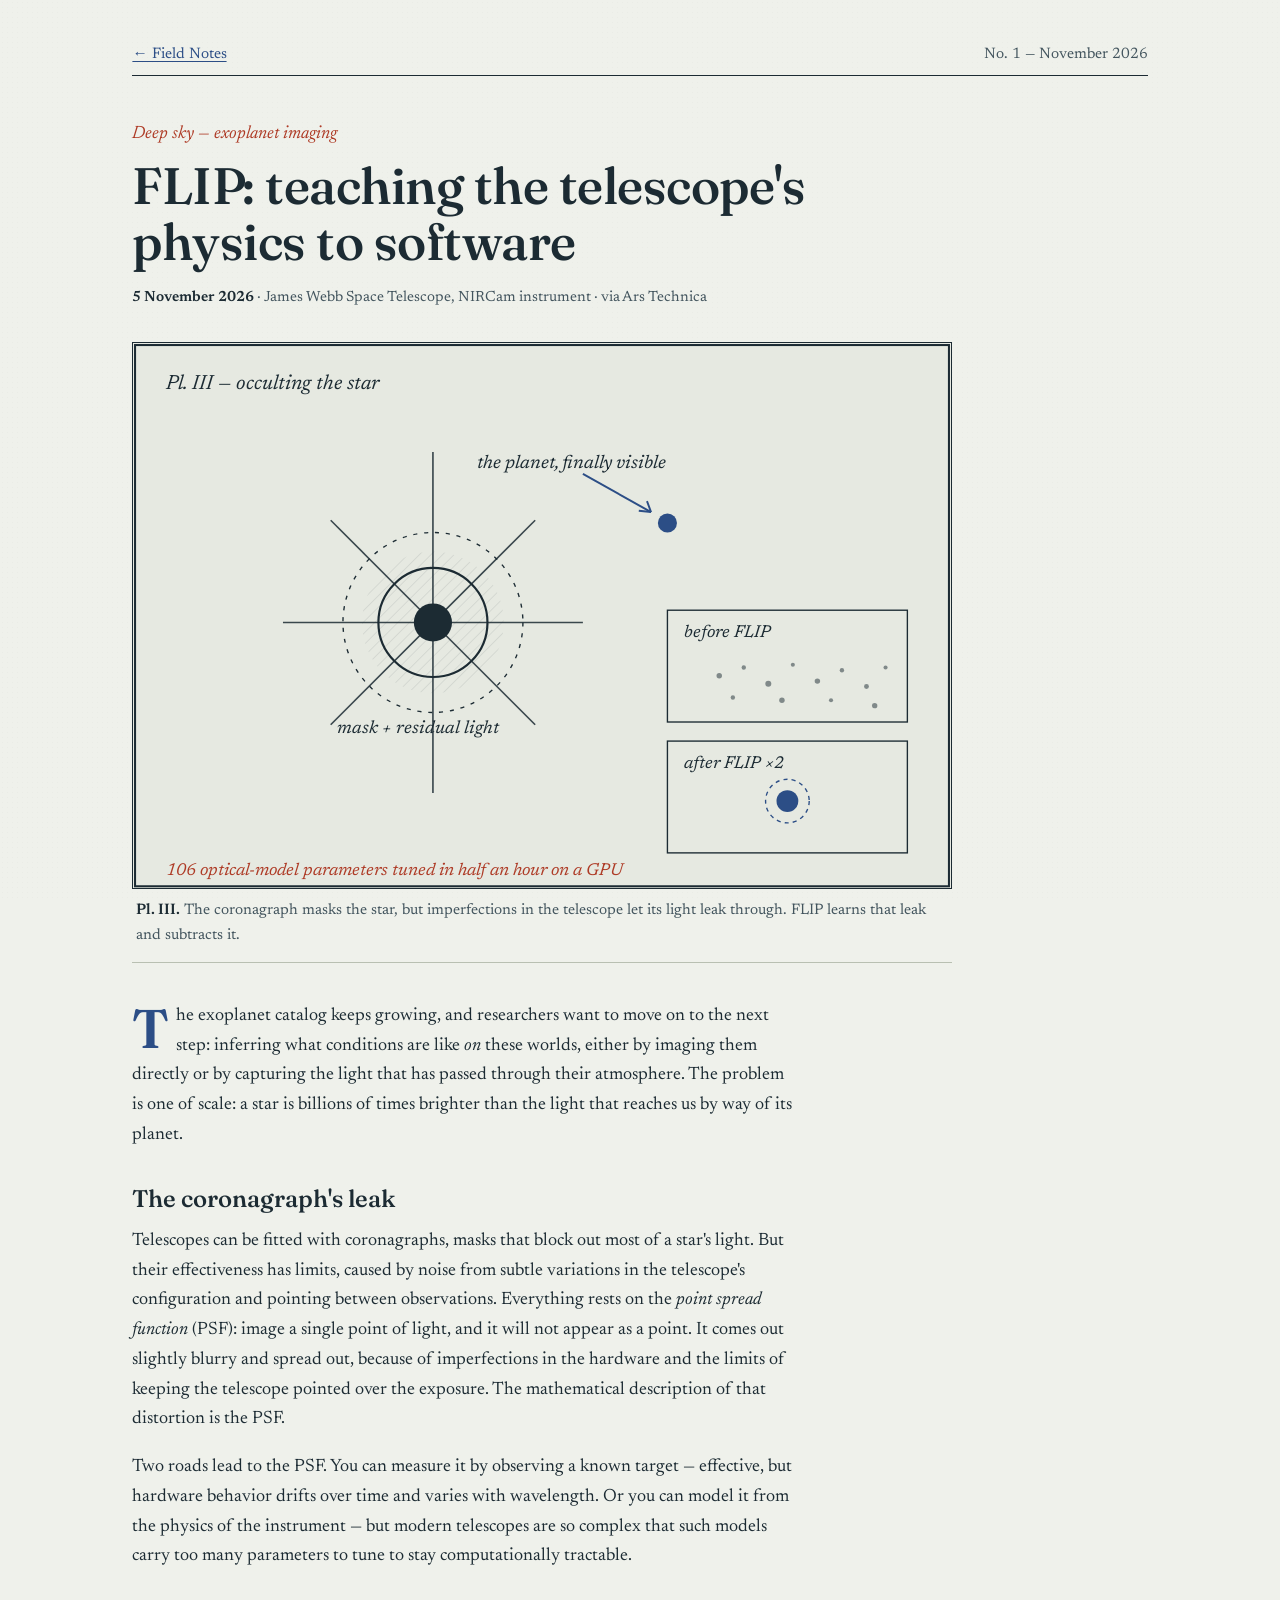
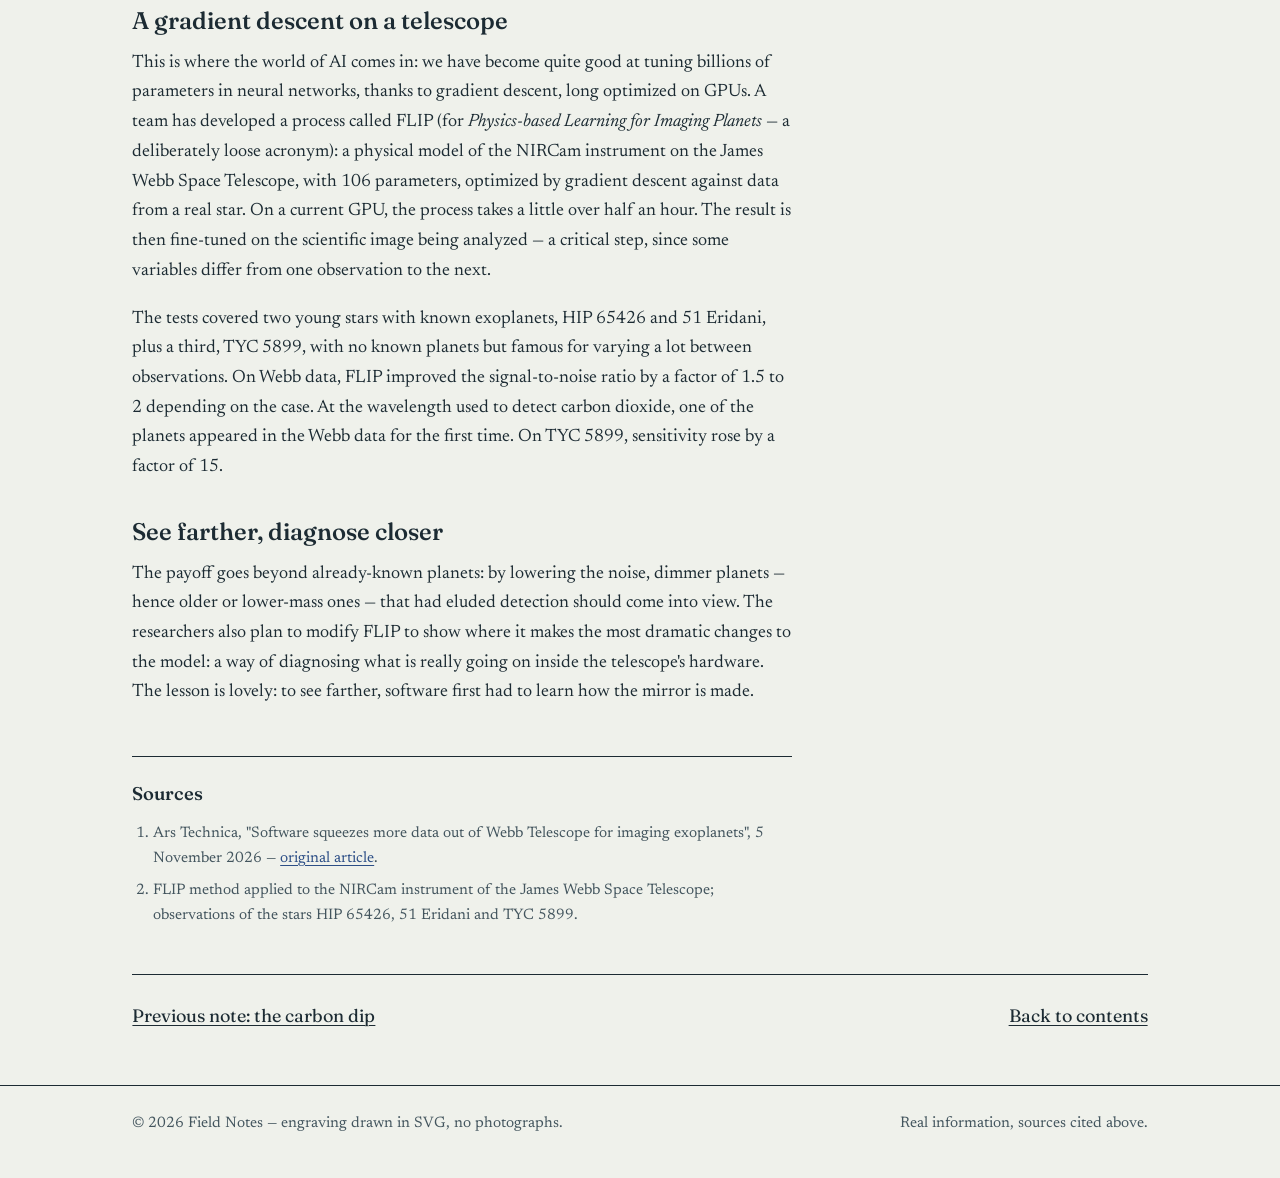
<file: articles/flip-et-les-planetes.html>
<!DOCTYPE html>
<html lang="en">
<head>
<meta charset="UTF-8">
<meta name="viewport" content="width=device-width, initial-scale=1.0">
<title>FLIP: teaching the telescope's physics to software — Field Notes</title>
<meta name="description" content="A physical model of Webb's NIRCam tuned by gradient descent doubles the signal-to-noise ratio of exoplanet images. Note of 5 November 2026.">
<link rel="icon" href="data:image/svg+xml,%3Csvg xmlns='http://www.w3.org/2000/svg' viewBox='0 0 32 32'%3E%3Crect width='32' height='32' fill='%23EFF1EB'/%3E%3Ccircle cx='16' cy='16' r='9' fill='none' stroke='%231C2B33' stroke-width='2'/%3E%3Cline x1='16' y1='2' x2='16' y2='30' stroke='%23AE3B26' stroke-width='2'/%3E%3C/svg%3E" type="image/svg+xml">
<link rel="preconnect" href="https://fonts.googleapis.com">
<link rel="preconnect" href="https://fonts.gstatic.com" crossorigin>
<link href="https://fonts.googleapis.com/css2?family=Fraunces:ital,opsz,wght@0,9..144,400..700;1,9..144,400..700&family=Newsreader:ital,opsz,wght@0,6..72,400..600;1,6..72,400..600&display=swap" rel="stylesheet">
<link rel="stylesheet" href="/assets/style.css">
</head>
<body>

<header class="masthead">
  <div class="wrap">
    <div class="masthead-top">
      <a href="/">← Field Notes</a>
      <span>No. 1 — November 2026</span>
    </div>
  </div>
</header>

<main class="wrap">
  <div class="article-head">
    <p class="kicker">Deep sky — exoplanet imaging</p>
    <h1>FLIP: teaching the telescope's physics to software</h1>
    <p class="meta"><b>5 November 2026</b> · James Webb Space Telescope, NIRCam instrument
    · via Ars Technica</p>
  </div>

  <figure class="plate article-plate">
    <svg viewBox="0 0 600 400" role="img" aria-labelledby="p3">
      <title id="p3">Plate III — a coronagraph occulting a star to reveal an exoplanet</title>
      <rect x="1.5" y="1.5" width="597" height="397" fill="none" class="line" stroke-width="1.5"/>
      <text x="24" y="34" font-size="15" font-style="italic">Pl. III — occulting the star</text>
      <g class="line" stroke-width="1.2" opacity="0.85">
        <line x1="220" y1="80" x2="220" y2="330"/>
        <line x1="110" y1="205" x2="330" y2="205"/>
        <line x1="145" y1="130" x2="295" y2="280"/>
        <line x1="145" y1="280" x2="295" y2="130"/>
      </g>
      <circle cx="220" cy="205" r="14" class="fillink" stroke="none"/>
      <circle cx="220" cy="205" r="40" fill="#EFF1EB" class="line" stroke-width="1.6"/>
      <circle cx="220" cy="205" r="52" fill="url(#hach2)" opacity="0.5" stroke="none"/>
      <circle cx="220" cy="205" r="66" fill="none" class="line" stroke-dasharray="3 5" stroke-width="1"/>
      <text x="150" y="286" font-size="13" font-style="italic" fill="#43555E">mask + residual light</text>
      <circle cx="392" cy="132" r="7" class="fillblue" stroke="none"/>
      <path d="M330 96 L 380 124" class="blue" stroke-width="1.4"/>
      <path d="M380 124 l -9 -1 M380 124 l -3 -8" class="blue" stroke-width="1.4"/>
      <text x="252" y="92" font-size="13.5" font-style="italic" fill="#2C4E86">the planet, finally visible</text>
      <rect x="392" y="196" width="176" height="82" fill="none" class="line" stroke-width="1"/>
      <text x="404" y="216" font-size="12.5" font-style="italic" fill="#43555E">before FLIP</text>
      <g class="fillink" stroke="none" opacity="0.5">
        <circle cx="430" cy="244" r="2"/><circle cx="448" cy="238" r="1.6"/><circle cx="466" cy="250" r="2.2"/><circle cx="484" cy="236" r="1.5"/><circle cx="502" cy="248" r="2"/><circle cx="520" cy="240" r="1.6"/><circle cx="538" cy="252" r="1.8"/><circle cx="552" cy="238" r="1.5"/><circle cx="440" cy="260" r="1.6"/><circle cx="476" cy="262" r="2"/><circle cx="512" cy="262" r="1.5"/><circle cx="544" cy="266" r="2"/>
      </g>
      <rect x="392" y="292" width="176" height="82" fill="none" class="line" stroke-width="1"/>
      <text x="404" y="312" font-size="12.5" font-style="italic" fill="#2C4E86">after FLIP ×2</text>
      <circle cx="480" cy="336" r="8" class="fillblue" stroke="none"/>
      <circle cx="480" cy="336" r="16" fill="none" class="blue" stroke-width="1" stroke-dasharray="3 3"/>
      <text x="24" y="390" font-size="12.5" class="redtext">106 optical-model parameters tuned in half an hour on a GPU</text>
      <defs>
        <pattern id="hach2" width="6" height="6" patternTransform="rotate(45)" patternUnits="userSpaceOnUse">
          <line x1="0" y1="0" x2="0" y2="6" class="hatch" stroke-width="0.5"/>
        </pattern>
      </defs>
    </svg>
    <figcaption><b>Pl. III.</b> The coronagraph masks the star, but imperfections in the
    telescope let its light leak through. FLIP learns that leak and subtracts it.</figcaption>
  </figure>

  <div class="prose">
    <p class="lead">The exoplanet catalog keeps growing, and researchers want to move on
    to the next step: inferring what conditions are like <em>on</em> these worlds, either
    by imaging them directly or by capturing the light that has passed through their
    atmosphere. The problem is one of scale: a star is billions of times brighter than the
    light that reaches us by way of its planet.</p>

    <h2>The coronagraph's leak</h2>
    <p>Telescopes can be fitted with coronagraphs, masks that block out most of a star's
    light. But their effectiveness has limits, caused by noise from subtle variations in
    the telescope's configuration and pointing between observations. Everything rests on
    the <em>point spread function</em> (PSF): image a single point of light, and it will
    not appear as a point. It comes out slightly blurry and spread out, because of
    imperfections in the hardware and the limits of keeping the telescope pointed over the
    exposure. The mathematical description of that distortion is the PSF.</p>

    <p>Two roads lead to the PSF. You can measure it by observing a known target —
    effective, but hardware behavior drifts over time and varies with wavelength. Or you
    can model it from the physics of the instrument — but modern telescopes are so complex
    that such models carry too many parameters to tune to stay computationally tractable.</p>

    <h2>A gradient descent on a telescope</h2>
    <p>This is where the world of AI comes in: we have become quite good at tuning
    billions of parameters in neural networks, thanks to gradient descent, long optimized
    on GPUs. A team has developed a process called FLIP (for <i>Physics-based Learning for
    Imaging Planets</i> — a deliberately loose acronym): a physical model of the NIRCam
    instrument on the James Webb Space Telescope, with 106 parameters, optimized by
    gradient descent against data from a real star. On a current GPU, the process takes a
    little over half an hour. The result is then fine-tuned on the scientific image being
    analyzed — a critical step, since some variables differ from one observation to the
    next.</p>

    <p>The tests covered two young stars with known exoplanets, HIP 65426 and 51 Eridani,
    plus a third, TYC 5899, with no known planets but famous for varying a lot between
    observations. On Webb data, FLIP improved the signal-to-noise ratio by a factor of 1.5
    to 2 depending on the case. At the wavelength used to detect carbon dioxide, one of
    the planets appeared in the Webb data for the first time. On TYC 5899, sensitivity rose
    by a factor of 15.</p>

    <h2>See farther, diagnose closer</h2>
    <p>The payoff goes beyond already-known planets: by lowering the noise, dimmer planets
    — hence older or lower-mass ones — that had eluded detection should come into view.
    The researchers also plan to modify FLIP to show where it makes the most dramatic
    changes to the model: a way of diagnosing what is really going on inside the
    telescope's hardware. The lesson is lovely: to see farther, software first had to
    learn how the mirror is made.</p>
  </div>

  <section class="sources">
    <h2>Sources</h2>
    <ol>
      <li>Ars Technica, "Software squeezes more data out of Webb Telescope for imaging
      exoplanets", 5 November 2026 —
      <a href="https://arstechnica.com/science/2026/11/getting-software-to-help-block-out-a-star-so-we-can-see-exoplanets/" rel="noopener">original article</a>.</li>
      <li>FLIP method applied to the NIRCam instrument of the James Webb Space Telescope;
      observations of the stars HIP 65426, 51 Eridani and TYC 5899.</li>
    </ol>
  </section>
</main>

<div class="suite">
  <div class="inner">
    <a href="/articles/le-creux-du-carbone.html">Previous note: the carbon dip</a>
    <a href="/">Back to contents</a>
  </div>
</div>

<footer>
  <div class="wrap">
    <span>© 2026 Field Notes — engraving drawn in SVG, no photographs.</span>
    <span>Real information, sources cited above.</span>
  </div>
</footer>

</body>
</html>
</file>
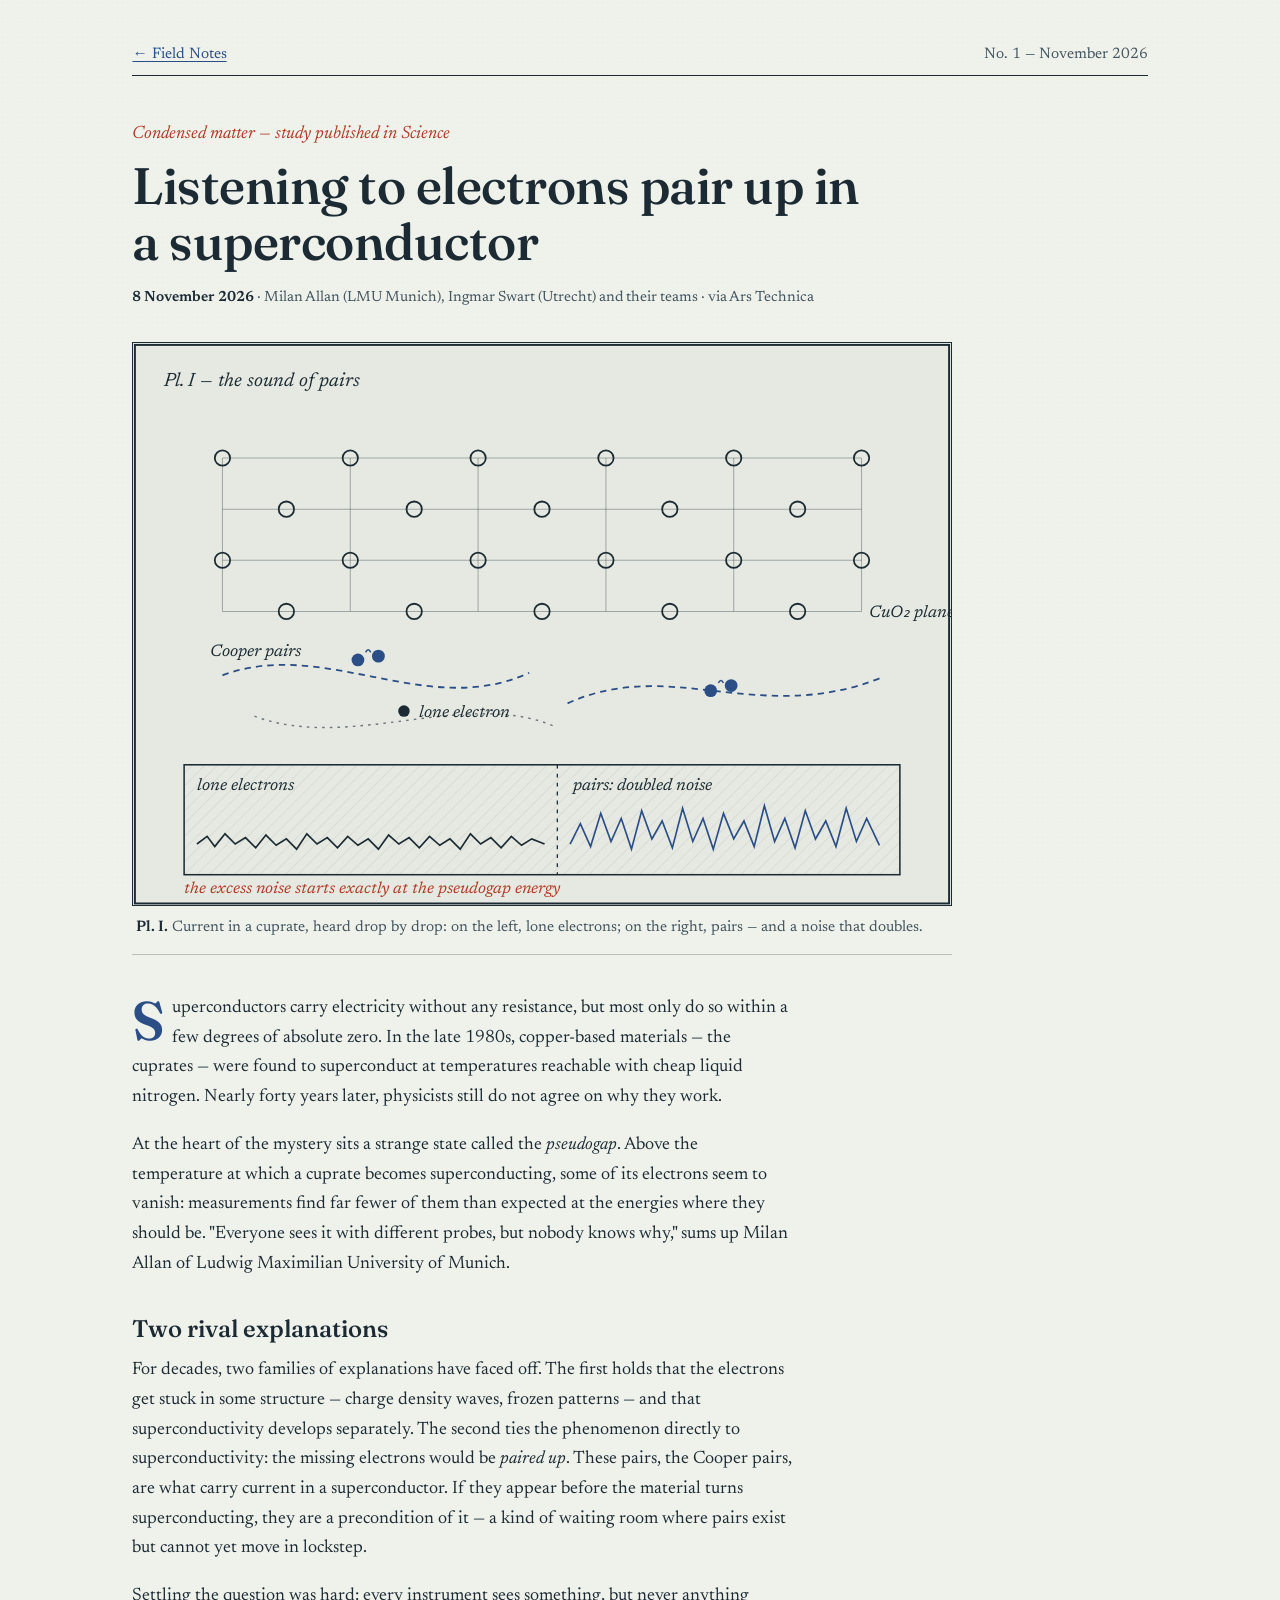
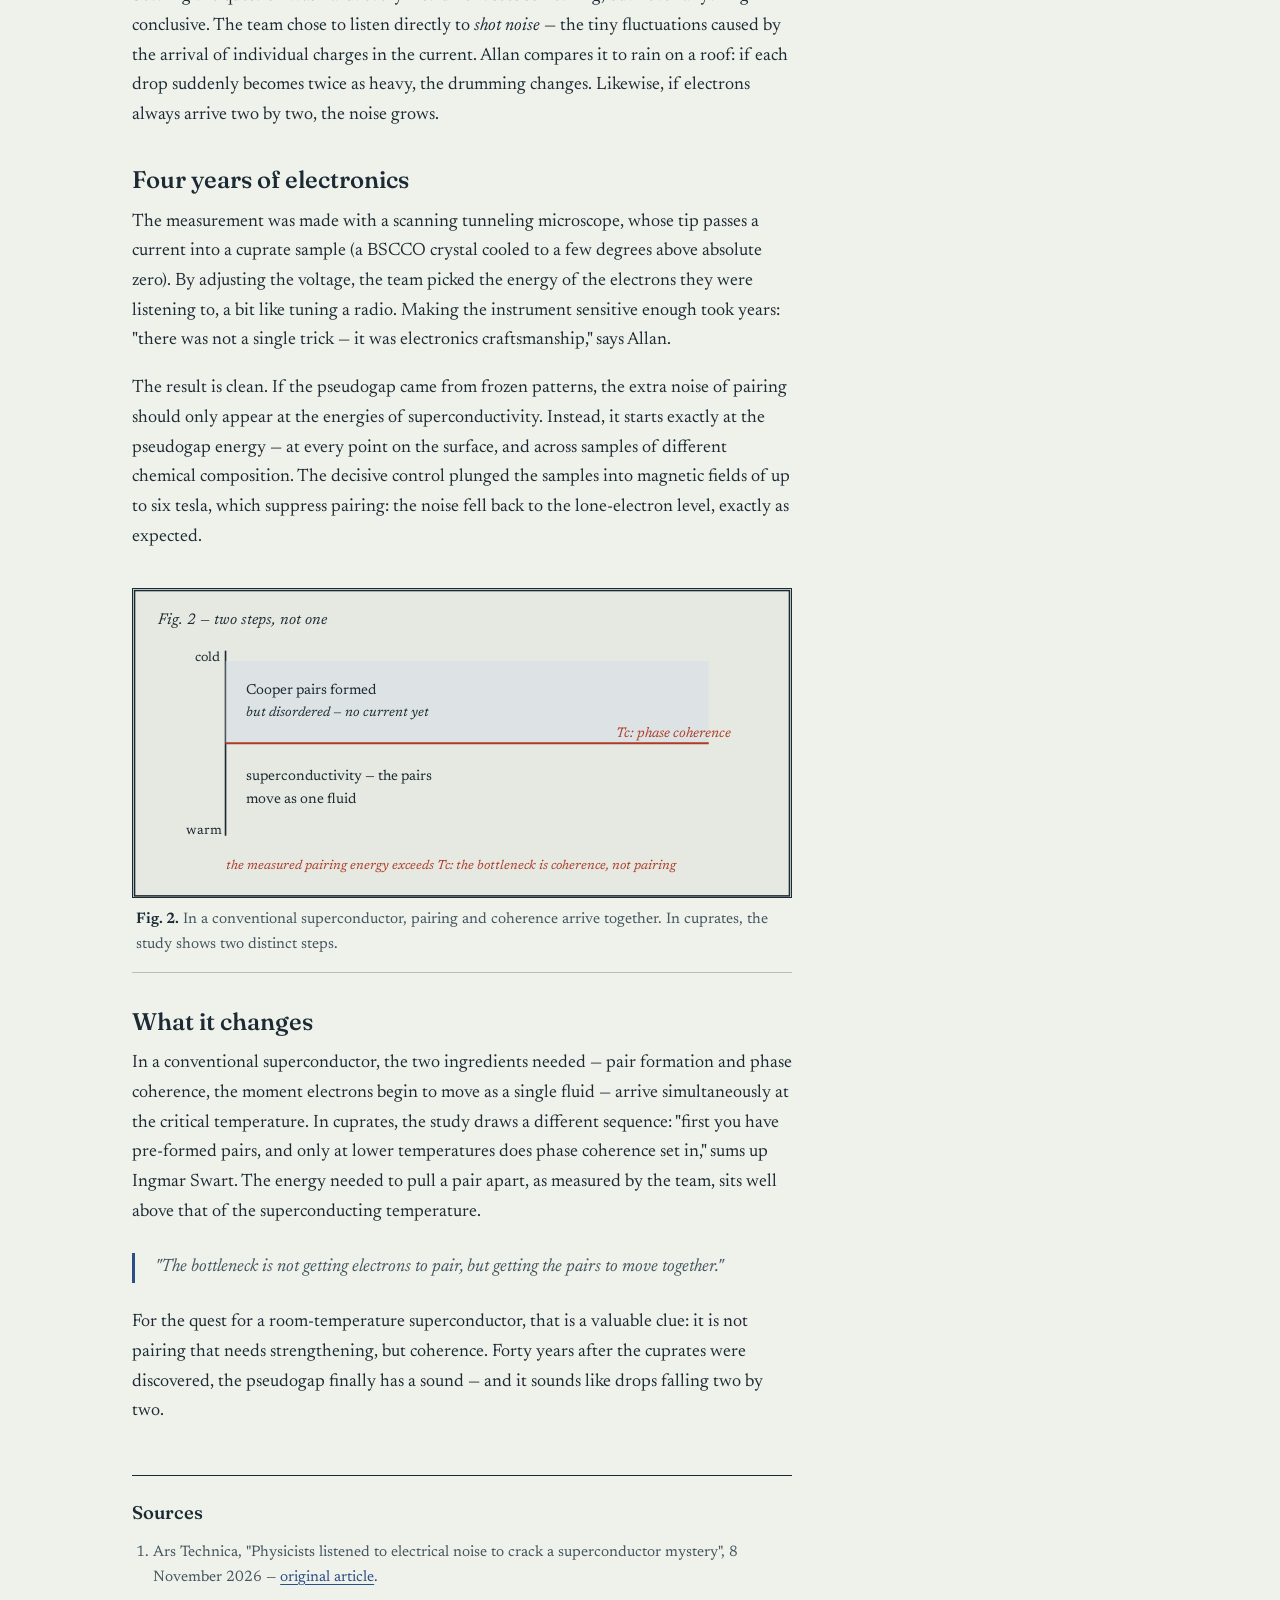
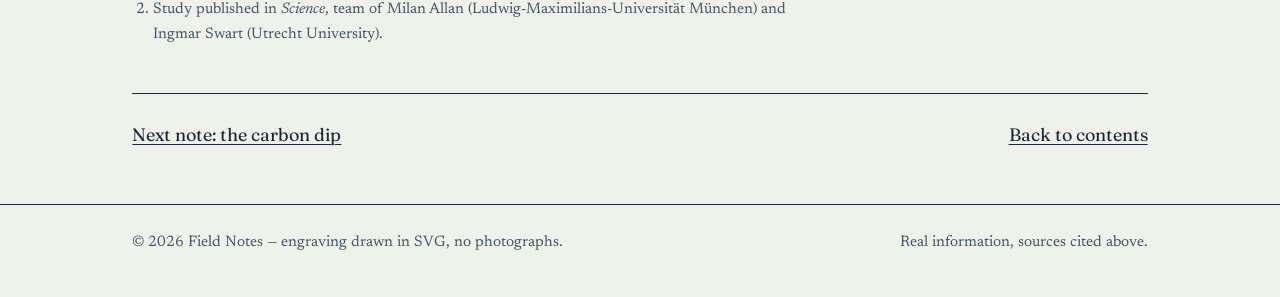
<file: articles/le-bruit-des-paires.html>
<!DOCTYPE html>
<html lang="en">
<head>
<meta charset="UTF-8">
<meta name="viewport" content="width=device-width, initial-scale=1.0">
<title>Listening to electrons pair up — Field Notes</title>
<meta name="description" content="By measuring the shot noise of a current in a cuprate, physicists watched Cooper pairs form before superconductivity sets in. Note of 8 November 2026.">
<link rel="icon" href="data:image/svg+xml,%3Csvg xmlns='http://www.w3.org/2000/svg' viewBox='0 0 32 32'%3E%3Crect width='32' height='32' fill='%23EFF1EB'/%3E%3Ccircle cx='16' cy='16' r='9' fill='none' stroke='%231C2B33' stroke-width='2'/%3E%3Cline x1='16' y1='2' x2='16' y2='30' stroke='%23AE3B26' stroke-width='2'/%3E%3C/svg%3E" type="image/svg+xml">
<link rel="preconnect" href="https://fonts.googleapis.com">
<link rel="preconnect" href="https://fonts.gstatic.com" crossorigin>
<link href="https://fonts.googleapis.com/css2?family=Fraunces:ital,opsz,wght@0,9..144,400..700;1,9..144,400..700&family=Newsreader:ital,opsz,wght@0,6..72,400..600;1,6..72,400..600&display=swap" rel="stylesheet">
<link rel="stylesheet" href="/assets/style.css">
</head>
<body>

<header class="masthead">
  <div class="wrap">
    <div class="masthead-top">
      <a href="/">← Field Notes</a>
      <span>No. 1 — November 2026</span>
    </div>
  </div>
</header>

<main class="wrap">
  <div class="article-head">
    <p class="kicker">Condensed matter — study published in <i>Science</i></p>
    <h1>Listening to electrons pair up in a superconductor</h1>
    <p class="meta"><b>8 November 2026</b> · Milan Allan (LMU Munich), Ingmar Swart (Utrecht)
    and their teams · via Ars Technica</p>
  </div>

  <figure class="plate article-plate">
    <svg viewBox="0 0 640 440" role="img" aria-labelledby="p1">
      <title id="p1">Plate I — paired electrons in a cuprate lattice and doubled shot noise</title>
      <defs>
        <pattern id="hach" width="7" height="7" patternTransform="rotate(45)" patternUnits="userSpaceOnUse">
          <line x1="0" y1="0" x2="0" y2="7" class="hatch" stroke-width="0.6"/>
        </pattern>
      </defs>
      <rect x="1.5" y="1.5" width="637" height="437" fill="none" class="line" stroke-width="1.5"/>
      <text x="24" y="34" font-size="15" font-style="italic">Pl. I — the sound of pairs</text>
      <g stroke-width="0.8">
        <line x1="70" y1="90" x2="570" y2="90" class="line" opacity="0.35"/>
        <line x1="70" y1="130" x2="570" y2="130" class="line" opacity="0.35"/>
        <line x1="70" y1="170" x2="570" y2="170" class="line" opacity="0.35"/>
        <line x1="70" y1="210" x2="570" y2="210" class="line" opacity="0.35"/>
        <line x1="70" y1="90" x2="70" y2="210" class="line" opacity="0.35"/>
        <line x1="170" y1="90" x2="170" y2="210" class="line" opacity="0.35"/>
        <line x1="270" y1="90" x2="270" y2="210" class="line" opacity="0.35"/>
        <line x1="370" y1="90" x2="370" y2="210" class="line" opacity="0.35"/>
        <line x1="470" y1="90" x2="470" y2="210" class="line" opacity="0.35"/>
        <line x1="570" y1="90" x2="570" y2="210" class="line" opacity="0.35"/>
      </g>
      <g fill="#EFF1EB" class="line" stroke-width="1.4">
        <circle cx="70" cy="90" r="6"/><circle cx="170" cy="90" r="6"/><circle cx="270" cy="90" r="6"/><circle cx="370" cy="90" r="6"/><circle cx="470" cy="90" r="6"/><circle cx="570" cy="90" r="6"/>
        <circle cx="120" cy="130" r="6"/><circle cx="220" cy="130" r="6"/><circle cx="320" cy="130" r="6"/><circle cx="420" cy="130" r="6"/><circle cx="520" cy="130" r="6"/>
        <circle cx="70" cy="170" r="6"/><circle cx="170" cy="170" r="6"/><circle cx="270" cy="170" r="6"/><circle cx="370" cy="170" r="6"/><circle cx="470" cy="170" r="6"/><circle cx="570" cy="170" r="6"/>
        <circle cx="120" cy="210" r="6"/><circle cx="220" cy="210" r="6"/><circle cx="320" cy="210" r="6"/><circle cx="420" cy="210" r="6"/><circle cx="520" cy="210" r="6"/>
      </g>
      <text x="576" y="214" font-size="13" font-style="italic" fill="#43555E">CuO₂ plane</text>
      <path d="M70 260 C 150 230, 230 295, 310 258" class="blue" stroke-width="1.4" stroke-dasharray="5 4"/>
      <path d="M340 282 C 420 245, 490 300, 585 262" class="blue" stroke-width="1.4" stroke-dasharray="5 4"/>
      <path d="M95 292 C 170 320, 260 270, 330 300" class="line" stroke-width="1.1" stroke-dasharray="2 4" opacity="0.6"/>
      <g class="fillblue" stroke="none">
        <circle cx="176" cy="248" r="5"/><circle cx="192" cy="245" r="5"/>
        <circle cx="452" cy="272" r="5"/><circle cx="468" cy="268" r="5"/>
      </g>
      <path d="M182 242 Q 184 238 186 242" class="blue" stroke-width="1.2" fill="none"/>
      <path d="M458 266 Q 460 262 462 266" class="blue" stroke-width="1.2" fill="none"/>
      <circle cx="212" cy="288" r="4.5" class="fillink" stroke="none"/>
      <text x="224" y="293" font-size="13" font-style="italic" fill="#43555E">lone electron</text>
      <text x="60" y="245" font-size="13" font-style="italic" fill="#2C4E86">Cooper pairs</text>
      <rect x="40" y="330" width="560" height="86" fill="url(#hach)" opacity="0.35"/>
      <rect x="40" y="330" width="560" height="86" fill="none" class="line" stroke-width="1.2"/>
      <line x1="332" y1="330" x2="332" y2="416" class="line" stroke-dasharray="3 4" stroke-width="1"/>
      <polyline points="50,392 58,386 64,394 72,384 80,392 88,387 96,395 104,385 112,393 120,388 128,396 136,384 144,392 152,387 160,395 168,386 176,393 184,388 192,396 200,385 208,392 216,387 224,395 232,386 240,393 248,388 256,396 264,384 272,392 280,387 288,395 296,386 304,393 312,388 322,392" class="line" stroke-width="1.3" fill="none"/>
      <polyline points="342,392 350,376 358,394 366,368 374,390 382,372 390,396 398,366 406,388 414,374 422,395 430,364 438,390 446,372 454,396 462,368 470,388 478,374 486,394 494,362 502,390 510,372 518,395 526,366 534,388 542,374 550,394 558,364 566,390 574,372 584,393" class="blue" stroke-width="1.3" fill="none"/>
      <text x="50" y="350" font-size="13" font-style="italic" fill="#43555E">lone electrons</text>
      <text x="344" y="350" font-size="13" font-style="italic" fill="#2C4E86">pairs: doubled noise</text>
      <text x="40" y="430" font-size="12.5" class="redtext">the excess noise starts exactly at the pseudogap energy</text>
    </svg>
    <figcaption><b>Pl. I.</b> Current in a cuprate, heard drop by drop:
    on the left, lone electrons; on the right, pairs — and a noise that doubles.</figcaption>
  </figure>

  <div class="prose">
    <p class="lead">Superconductors carry electricity without any resistance, but most only
    do so within a few degrees of absolute zero. In the late 1980s, copper-based materials —
    the cuprates — were found to superconduct at temperatures reachable with cheap liquid
    nitrogen. Nearly forty years later, physicists still do not agree on why they work.</p>

    <p>At the heart of the mystery sits a strange state called the <em>pseudogap</em>.
    Above the temperature at which a cuprate becomes superconducting, some of its electrons
    seem to vanish: measurements find far fewer of them than expected at the energies where
    they should be. "Everyone sees it with different probes, but nobody knows why,"
    sums up Milan Allan of Ludwig Maximilian University of Munich.</p>

    <h2>Two rival explanations</h2>
    <p>For decades, two families of explanations have faced off. The first holds that the
    electrons get stuck in some structure — charge density waves, frozen patterns — and
    that superconductivity develops separately. The second ties the phenomenon directly to
    superconductivity: the missing electrons would be <em>paired up</em>. These pairs, the
    Cooper pairs, are what carry current in a superconductor. If they appear before the
    material turns superconducting, they are a precondition of it — a kind of waiting room
    where pairs exist but cannot yet move in lockstep.</p>

    <p>Settling the question was hard: every instrument sees something, but never anything
    conclusive. The team chose to listen directly to <em>shot noise</em> — the tiny
    fluctuations caused by the arrival of individual charges in the current. Allan compares
    it to rain on a roof: if each drop suddenly becomes twice as heavy, the drumming
    changes. Likewise, if electrons always arrive two by two, the noise grows.</p>

    <h2>Four years of electronics</h2>
    <p>The measurement was made with a scanning tunneling microscope, whose tip passes a
    current into a cuprate sample (a BSCCO crystal cooled to a few degrees above absolute
    zero). By adjusting the voltage, the team picked the energy of the electrons they were
    listening to, a bit like tuning a radio. Making the instrument sensitive enough took
    years: "there was not a single trick — it was electronics craftsmanship," says Allan.</p>

    <p>The result is clean. If the pseudogap came from frozen patterns, the extra noise of
    pairing should only appear at the energies of superconductivity. Instead, it starts
    exactly at the pseudogap energy — at every point on the surface, and across samples of
    different chemical composition. The decisive control plunged the samples into magnetic
    fields of up to six tesla, which suppress pairing: the noise fell back to the
    lone-electron level, exactly as expected.</p>

    <figure class="plate">
      <svg viewBox="0 0 640 300" role="img" aria-labelledby="p1b">
        <title id="p1b">Diagram: pairs form above the critical temperature, coherence arrives lower</title>
        <rect x="1.5" y="1.5" width="637" height="297" fill="none" class="line" stroke-width="1.5"/>
        <text x="24" y="34" font-size="15" font-style="italic">Fig. 2 — two steps, not one</text>
        <!-- T axis -->
        <line x1="90" y1="60" x2="90" y2="240" class="line" stroke-width="1.6"/>
        <text x="60" y="70" font-size="13" fill="#43555E">cold</text>
        <text x="52" y="238" font-size="13" fill="#43555E">warm</text>
        <!-- preformed pairs zone -->
        <rect x="90" y="70" width="470" height="80" fill="#D7DEE9" opacity="0.55"/>
        <text x="110" y="102" font-size="14">Cooper pairs formed</text>
        <text x="110" y="124" font-size="13" font-style="italic" fill="#43555E">but disordered — no current yet</text>
        <!-- Tc line -->
        <line x1="90" y1="150" x2="560" y2="150" class="red" stroke-width="2"/>
        <text x="470" y="144" font-size="13.5" class="redtext">Tc: phase coherence</text>
        <!-- superconducting zone -->
        <text x="110" y="186" font-size="14">superconductivity — the pairs</text>
        <text x="110" y="208" font-size="14">move as one fluid</text>
        <text x="90" y="272" font-size="12.5" class="redtext">the measured pairing energy exceeds Tc: the bottleneck is coherence, not pairing</text>
      </svg>
      <figcaption><b>Fig. 2.</b> In a conventional superconductor, pairing and coherence
      arrive together. In cuprates, the study shows two distinct steps.</figcaption>
    </figure>

    <h2>What it changes</h2>
    <p>In a conventional superconductor, the two ingredients needed — pair formation and
    phase coherence, the moment electrons begin to move as a single fluid — arrive
    simultaneously at the critical temperature. In cuprates, the study draws a different
    sequence: "first you have pre-formed pairs, and only at lower temperatures does phase
    coherence set in," sums up Ingmar Swart. The energy needed to pull a pair apart, as
    measured by the team, sits well above that of the superconducting temperature.</p>

    <blockquote>"The bottleneck is not getting electrons to pair, but getting the pairs
    to move together."</blockquote>

    <p>For the quest for a room-temperature superconductor, that is a valuable clue: it is
    not pairing that needs strengthening, but coherence. Forty years after the cuprates
    were discovered, the pseudogap finally has a sound — and it sounds like drops falling
    two by two.</p>
  </div>

  <section class="sources">
    <h2>Sources</h2>
    <ol>
      <li>Ars Technica, "Physicists listened to electrical noise to crack a superconductor
      mystery", 8 November 2026 —
      <a href="https://arstechnica.com/science/2026/11/physicists-listened-to-electrical-noise-to-crack-a-superconductor-mystery/" rel="noopener">original article</a>.</li>
      <li>Study published in <i>Science</i>, team of Milan Allan (Ludwig-Maximilians-Universität
      München) and Ingmar Swart (Utrecht University).</li>
    </ol>
  </section>
</main>

<div class="suite">
  <div class="inner">
    <a href="/articles/le-creux-du-carbone.html">Next note: the carbon dip</a>
    <a href="/">Back to contents</a>
  </div>
</div>

<footer>
  <div class="wrap">
    <span>© 2026 Field Notes — engraving drawn in SVG, no photographs.</span>
    <span>Real information, sources cited above.</span>
  </div>
</footer>

</body>
</html>
</file>
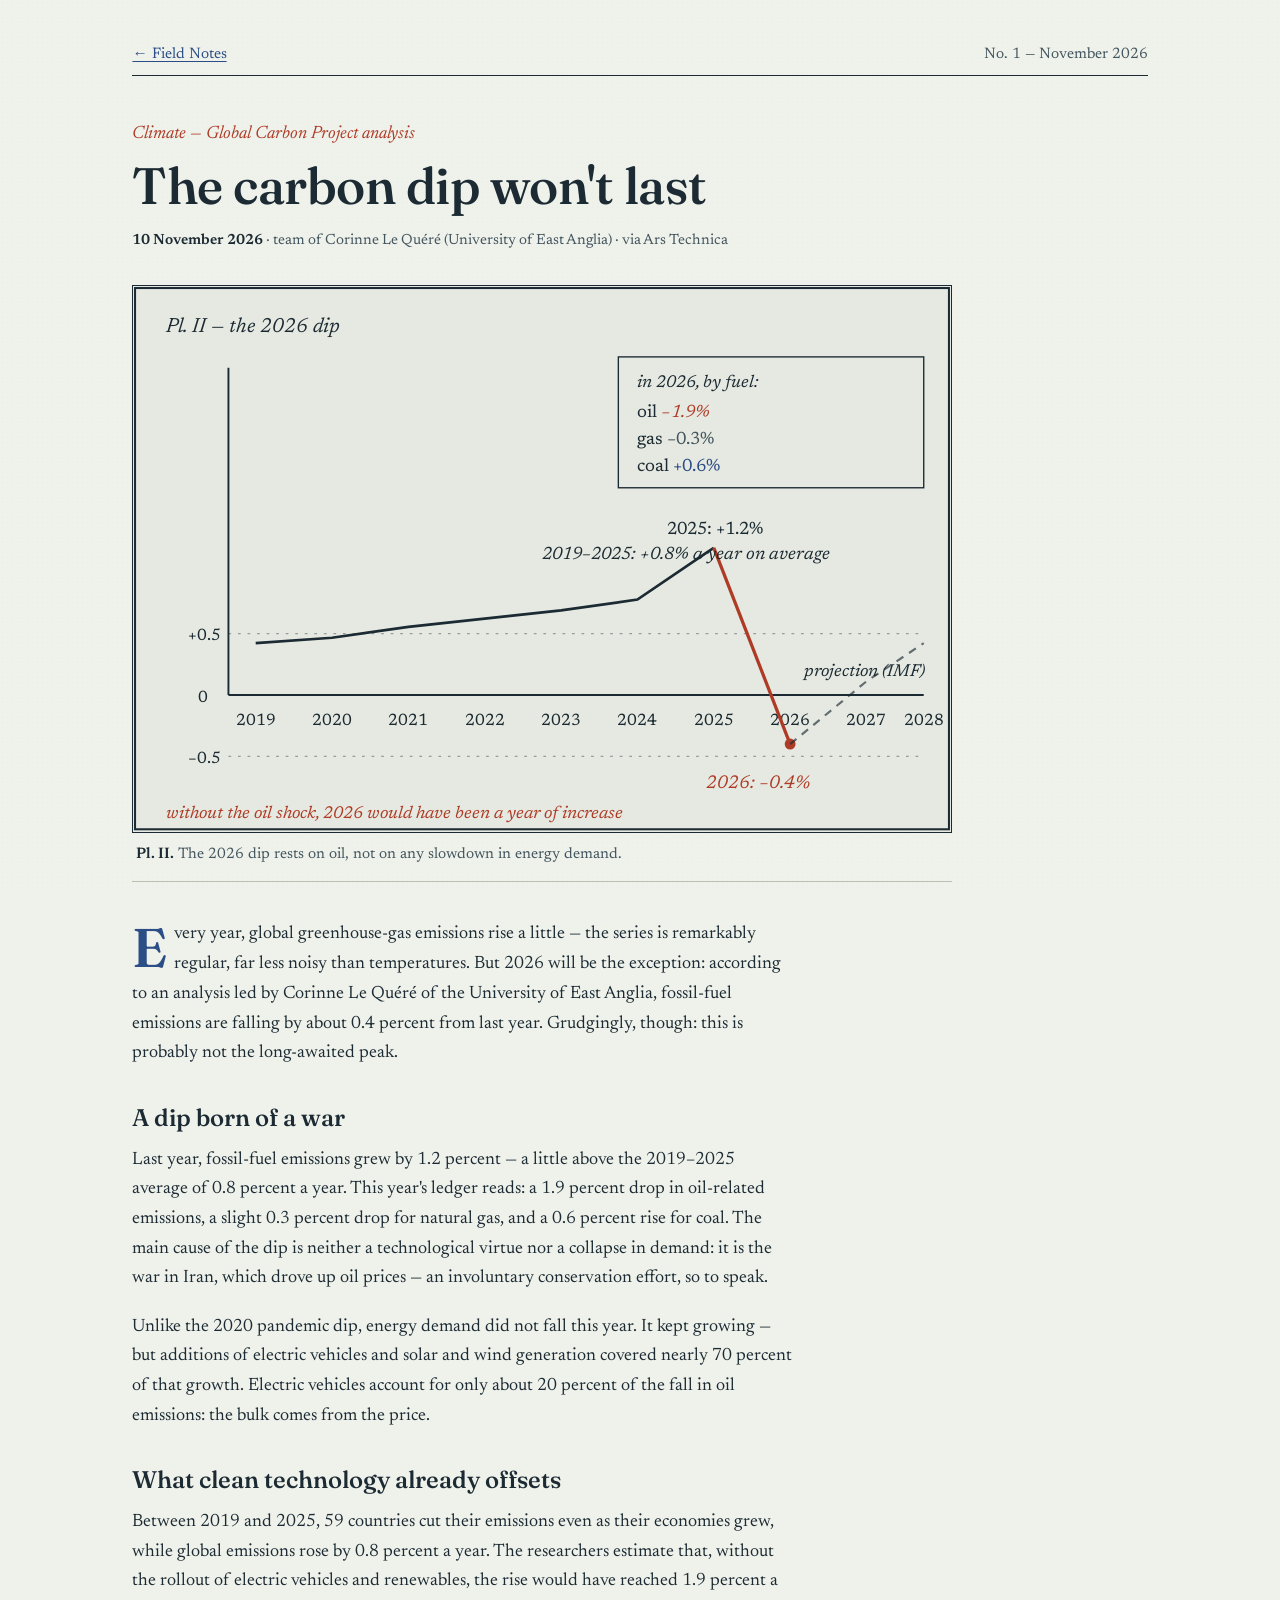
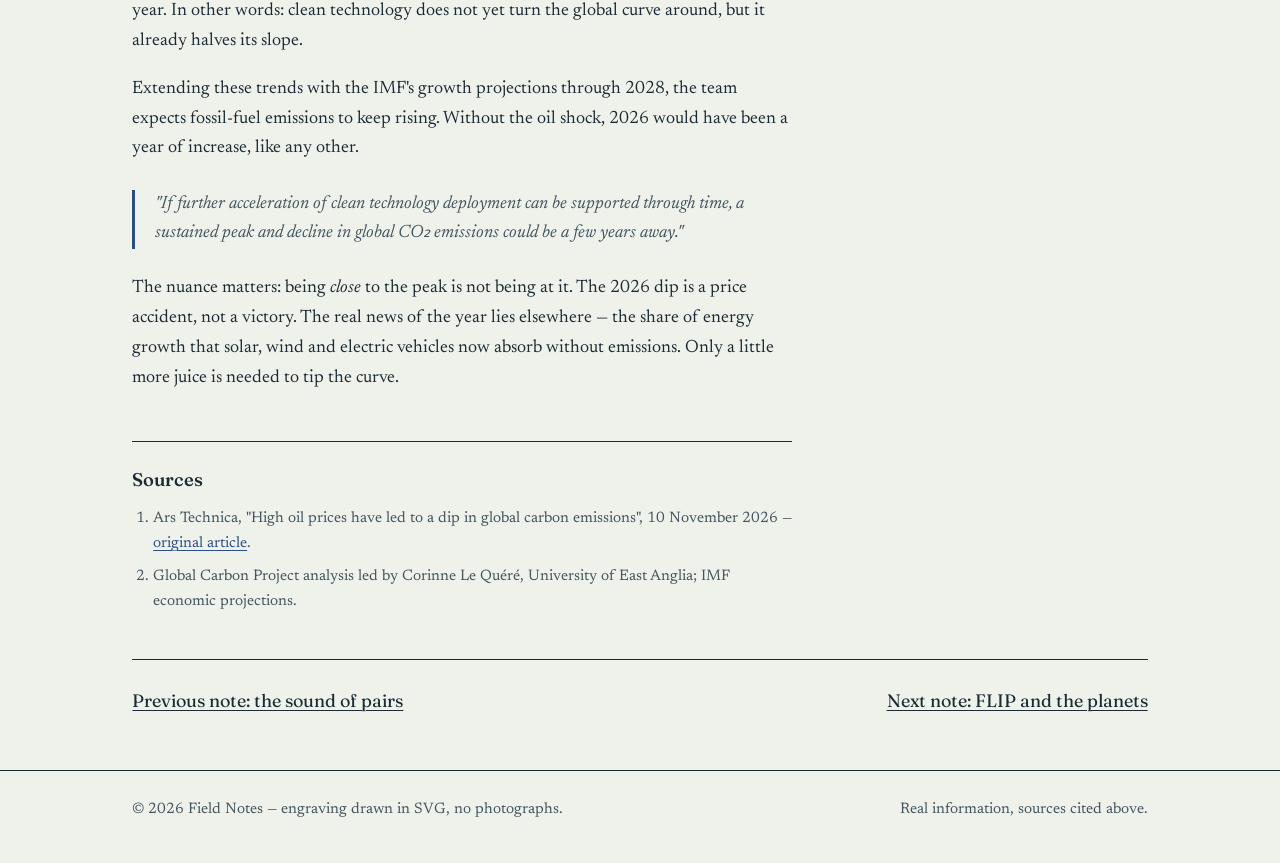
<file: articles/le-creux-du-carbone.html>
<!DOCTYPE html>
<html lang="en">
<head>
<meta charset="UTF-8">
<meta name="viewport" content="width=device-width, initial-scale=1.0">
<title>The carbon dip won't last — Field Notes</title>
<meta name="description" content="Global fossil CO₂ emissions fall by 0.4 percent in 2026, carried by the oil price. Global Carbon Project analysis. Note of 10 November 2026.">
<link rel="icon" href="data:image/svg+xml,%3Csvg xmlns='http://www.w3.org/2000/svg' viewBox='0 0 32 32'%3E%3Crect width='32' height='32' fill='%23EFF1EB'/%3E%3Ccircle cx='16' cy='16' r='9' fill='none' stroke='%231C2B33' stroke-width='2'/%3E%3Cline x1='16' y1='2' x2='16' y2='30' stroke='%23AE3B26' stroke-width='2'/%3E%3C/svg%3E" type="image/svg+xml">
<link rel="preconnect" href="https://fonts.googleapis.com">
<link rel="preconnect" href="https://fonts.gstatic.com" crossorigin>
<link href="https://fonts.googleapis.com/css2?family=Fraunces:ital,opsz,wght@0,9..144,400..700;1,9..144,400..700&family=Newsreader:ital,opsz,wght@0,6..72,400..600;1,6..72,400..600&display=swap" rel="stylesheet">
<link rel="stylesheet" href="/assets/style.css">
</head>
<body>

<header class="masthead">
  <div class="wrap">
    <div class="masthead-top">
      <a href="/">← Field Notes</a>
      <span>No. 1 — November 2026</span>
    </div>
  </div>
</header>

<main class="wrap">
  <div class="article-head">
    <p class="kicker">Climate — Global Carbon Project analysis</p>
    <h1>The carbon dip won't last</h1>
    <p class="meta"><b>10 November 2026</b> · team of Corinne Le Quéré (University of East
    Anglia) · via Ars Technica</p>
  </div>

  <figure class="plate article-plate">
    <svg viewBox="0 0 600 400" role="img" aria-labelledby="p2">
      <title id="p2">Plate II — annual variation of global fossil CO₂ emissions, 2026 dip</title>
      <rect x="1.5" y="1.5" width="597" height="397" fill="none" class="line" stroke-width="1.5"/>
      <text x="24" y="34" font-size="15" font-style="italic">Pl. II — the 2026 dip</text>
      <line x1="70" y1="300" x2="580" y2="300" class="line" stroke-width="1.4"/>
      <line x1="70" y1="60" x2="70" y2="300" class="line" stroke-width="1.4"/>
      <line x1="70" y1="255" x2="580" y2="255" class="line" stroke-dasharray="2 5" opacity="0.4"/>
      <line x1="70" y1="345" x2="580" y2="345" class="line" stroke-dasharray="2 5" opacity="0.4"/>
      <text x="40" y="260" font-size="12" fill="#43555E">+0.5</text>
      <text x="48" y="305" font-size="12" fill="#43555E">0</text>
      <text x="40" y="350" font-size="12" fill="#43555E">−0.5</text>
      <g font-size="12" fill="#43555E" text-anchor="middle">
        <text x="90" y="322">2019</text><text x="146" y="322">2020</text><text x="202" y="322">2021</text><text x="258" y="322">2022</text><text x="314" y="322">2023</text><text x="370" y="322">2024</text><text x="426" y="322">2025</text><text x="482" y="322">2026</text><text x="538" y="322">2027</text><text x="580" y="322">2028</text>
      </g>
      <polyline points="90,262 146,258 202,250 258,244 314,238 370,230 426,192" class="line" stroke-width="2" fill="none"/>
      <polyline points="426,192 482,336" class="red" stroke-width="2.4" fill="none"/>
      <circle cx="482" cy="336" r="4" class="fillred" stroke="none"/>
      <polyline points="482,336 538,290 580,262" class="line" stroke-width="1.6" fill="none" stroke-dasharray="6 5" opacity="0.65"/>
      <text x="300" y="200" font-size="13" font-style="italic" fill="#43555E">2019–2025: +0.8% a year on average</text>
      <text x="392" y="182" font-size="13" fill="#1C2B33">2025: +1.2%</text>
      <text x="420" y="368" font-size="13.5" class="redtext">2026: −0.4%</text>
      <text x="492" y="286" font-size="12.5" font-style="italic" fill="#43555E">projection (IMF)</text>
      <rect x="356" y="52" width="224" height="96" fill="#EFF1EB" class="line" stroke-width="1"/>
      <text x="370" y="74" font-size="12.5" font-style="italic" fill="#43555E">in 2026, by fuel:</text>
      <text x="370" y="96" font-size="13">oil <tspan class="redtext" fill="#AE3B26">−1.9%</tspan></text>
      <text x="370" y="116" font-size="13">gas <tspan fill="#43555E">−0.3%</tspan></text>
      <text x="370" y="136" font-size="13">coal <tspan fill="#2C4E86">+0.6%</tspan></text>
      <text x="24" y="390" font-size="12.5" class="redtext">without the oil shock, 2026 would have been a year of increase</text>
    </svg>
    <figcaption><b>Pl. II.</b> The 2026 dip rests on oil, not on any slowdown in energy
    demand.</figcaption>
  </figure>

  <div class="prose">
    <p class="lead">Every year, global greenhouse-gas emissions rise a little — the series
    is remarkably regular, far less noisy than temperatures. But 2026 will be the
    exception: according to an analysis led by Corinne Le Quéré of the University of East
    Anglia, fossil-fuel emissions are falling by about 0.4 percent from last year. Grudgingly,
    though: this is probably not the long-awaited peak.</p>

    <h2>A dip born of a war</h2>
    <p>Last year, fossil-fuel emissions grew by 1.2 percent — a little above the 2019–2025
    average of 0.8 percent a year. This year's ledger reads: a 1.9 percent drop in
    oil-related emissions, a slight 0.3 percent drop for natural gas, and a 0.6 percent
    rise for coal. The main cause of the dip is neither a technological virtue nor a
    collapse in demand: it is the war in Iran, which drove up oil prices — an involuntary
    conservation effort, so to speak.</p>

    <p>Unlike the 2020 pandemic dip, energy demand did not fall this year. It kept growing
    — but additions of electric vehicles and solar and wind generation covered nearly 70
    percent of that growth. Electric vehicles account for only about 20 percent of the
    fall in oil emissions: the bulk comes from the price.</p>

    <h2>What clean technology already offsets</h2>
    <p>Between 2019 and 2025, 59 countries cut their emissions even as their economies
    grew, while global emissions rose by 0.8 percent a year. The researchers estimate
    that, without the rollout of electric vehicles and renewables, the rise would have
    reached 1.9 percent a year. In other words: clean technology does not yet turn the
    global curve around, but it already halves its slope.</p>

    <p>Extending these trends with the IMF's growth projections through 2028, the team
    expects fossil-fuel emissions to keep rising. Without the oil shock, 2026 would have
    been a year of increase, like any other.</p>

    <blockquote>"If further acceleration of clean technology deployment can be supported
    through time, a sustained peak and decline in global CO₂ emissions could be a few
    years away."</blockquote>

    <p>The nuance matters: being <em>close</em> to the peak is not being at it. The 2026
    dip is a price accident, not a victory. The real news of the year lies elsewhere — the
    share of energy growth that solar, wind and electric vehicles now absorb without
    emissions. Only a little more juice is needed to tip the curve.</p>
  </div>

  <section class="sources">
    <h2>Sources</h2>
    <ol>
      <li>Ars Technica, "High oil prices have led to a dip in global carbon emissions",
      10 November 2026 —
      <a href="https://arstechnica.com/science/2026/11/carbon-emissions-are-down-this-year-but-that-probably-wont-last/" rel="noopener">original article</a>.</li>
      <li>Global Carbon Project analysis led by Corinne Le Quéré, University of East
      Anglia; IMF economic projections.</li>
    </ol>
  </section>
</main>

<div class="suite">
  <div class="inner">
    <a href="/articles/le-bruit-des-paires.html">Previous note: the sound of pairs</a>
    <a href="/articles/flip-et-les-planetes.html">Next note: FLIP and the planets</a>
  </div>
</div>

<footer>
  <div class="wrap">
    <span>© 2026 Field Notes — engraving drawn in SVG, no photographs.</span>
    <span>Real information, sources cited above.</span>
  </div>
</footer>

</body>
</html>
</file>
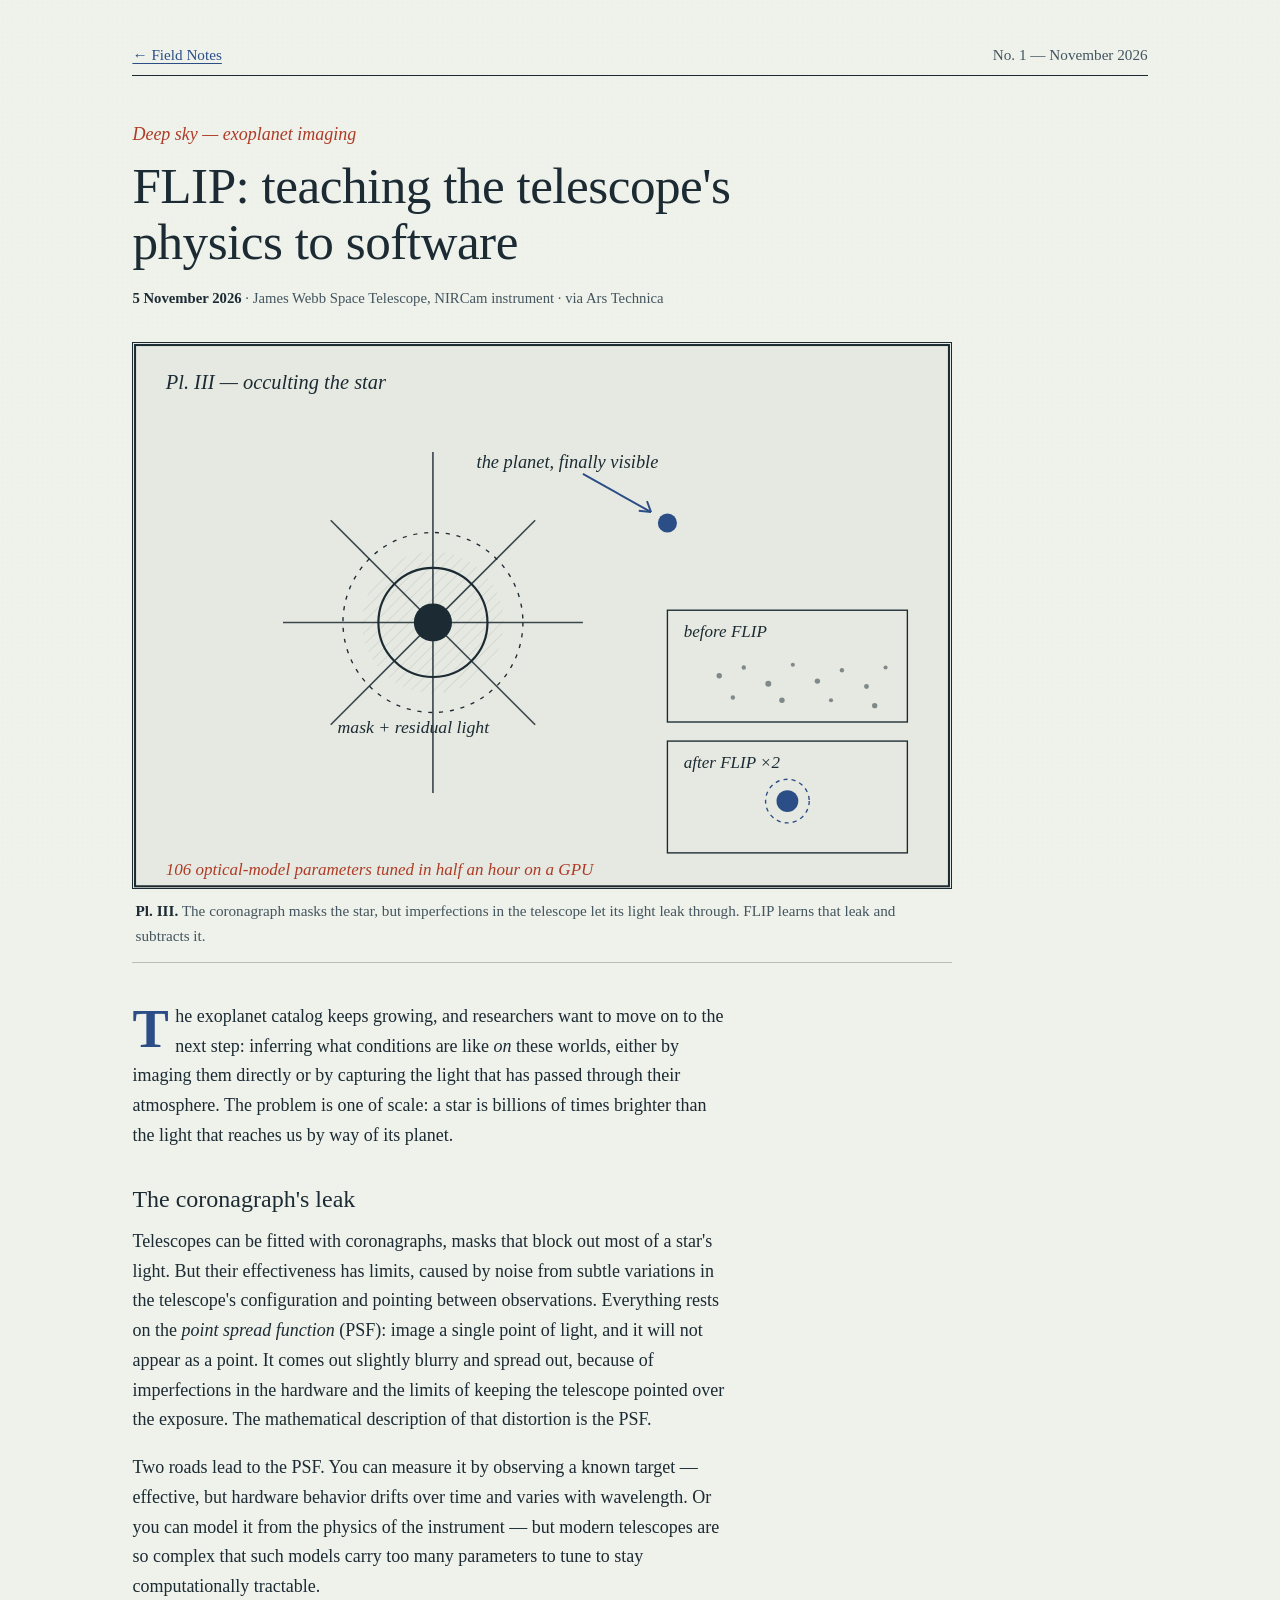
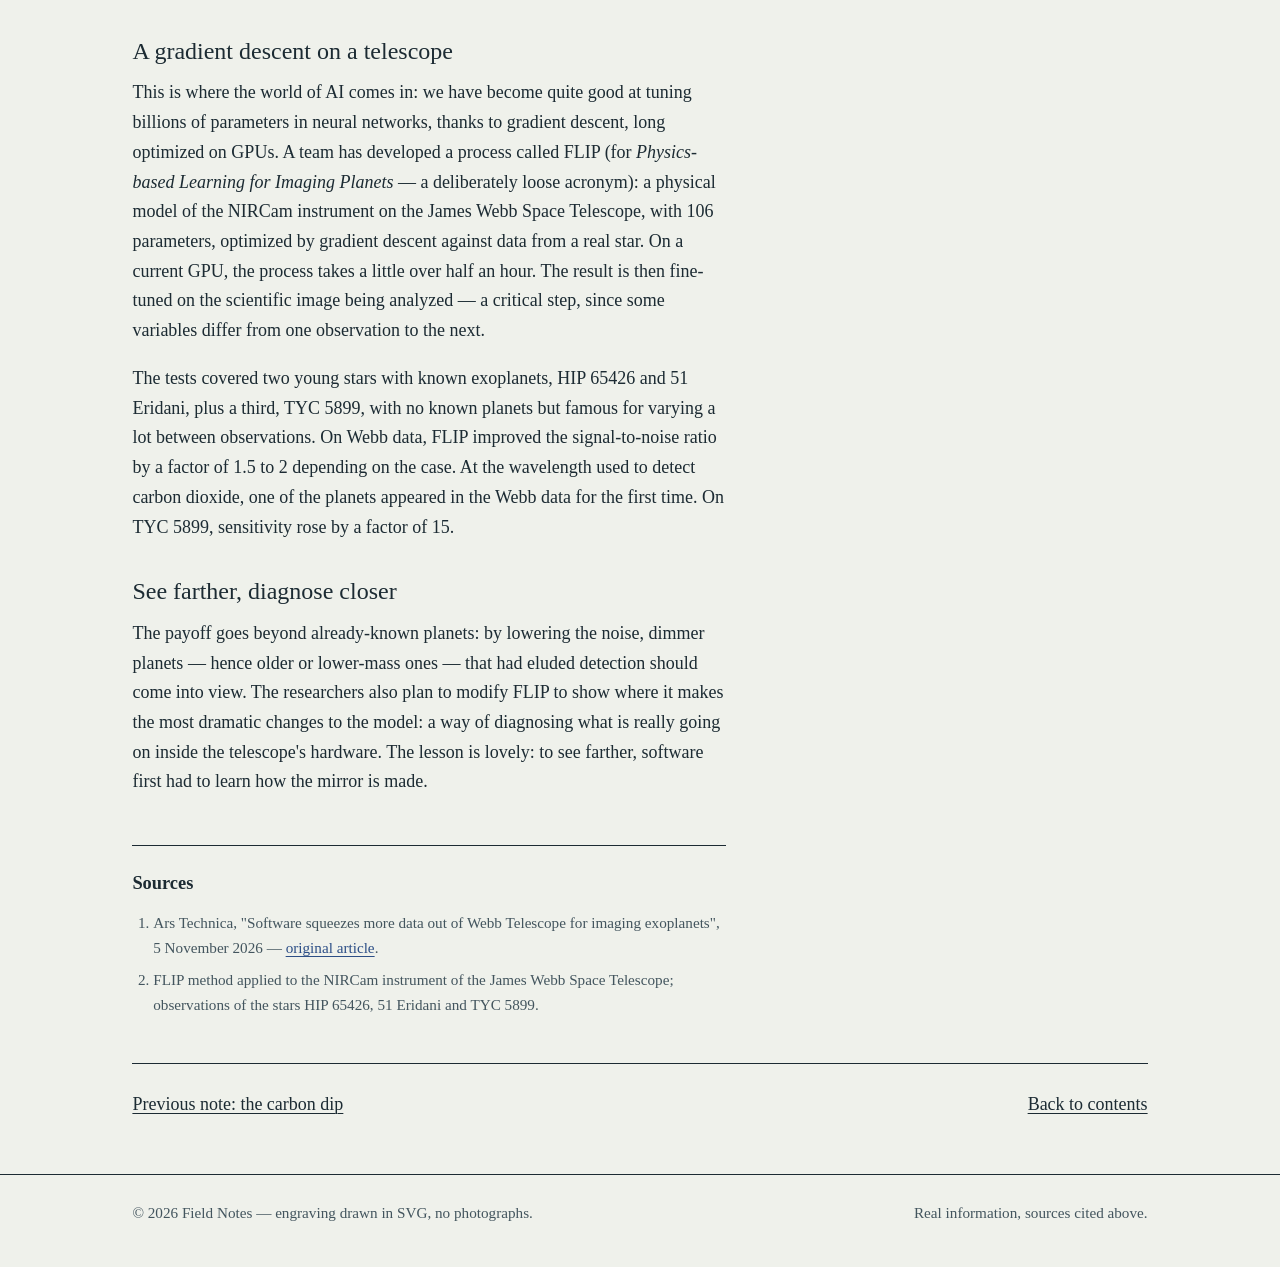
<file: blog/articles/flip-et-les-planetes.html>
<!doctype html><html lang="en"><head><meta charset="UTF-8"><meta name="ppck-ver" content="bdc82a30e57c7ad8b4d06054958f984f"><meta name="viewport" content="width=device-width,initial-scale=1"><title>FLIP: teaching the telescope's physics to software — Field Notes</title><meta name="description" content="A physical model of Webb's NIRCam tuned by gradient descent doubles the signal-to-noise ratio of exoplanet images. Note of 5 November 2026."><link rel="icon" href="data:image/svg+xml,%3Csvg xmlns='http://www.w3.org/2000/svg' viewBox='0 0 32 32'%3E%3Crect width='32' height='32' fill='%23EFF1EB'/%3E%3Ccircle cx='16' cy='16' r='9' fill='none' stroke='%231C2B33' stroke-width='2'/%3E%3Cline x1='16' y1='2' x2='16' y2='30' stroke='%23AE3B26' stroke-width='2'/%3E%3C/svg%3E" type="image/svg+xml"><link rel="stylesheet" href="/blog/assets/style.css"></head><body><header class="masthead"><div class="wrap"><div class="masthead-top"><a href="/blog/">← Field Notes</a> <span>No. 1 — November 2026</span></div></div></header><main class="wrap"><div class="article-head"><p class="kicker">Deep sky — exoplanet imaging</p><h1>FLIP: teaching the telescope's physics to software</h1><p class="meta"><b>5 November 2026</b> · James Webb Space Telescope, NIRCam instrument · via Ars Technica</p></div><figure class="plate article-plate"><svg viewBox="0 0 600 400" role="img" aria-labelledby="p3"><title id="p3">Plate III — a coronagraph occulting a star to reveal an exoplanet</title><rect x="1.5" y="1.5" width="597" height="397" fill="none" class="line" stroke-width="1.5"/><text x="24" y="34" font-size="15" font-style="italic">Pl. III — occulting the star</text><g class="line" stroke-width="1.2" opacity="0.85"><line x1="220" y1="80" x2="220" y2="330"/><line x1="110" y1="205" x2="330" y2="205"/><line x1="145" y1="130" x2="295" y2="280"/><line x1="145" y1="280" x2="295" y2="130"/></g><circle cx="220" cy="205" r="14" class="fillink" stroke="none"/><circle cx="220" cy="205" r="40" fill="#EFF1EB" class="line" stroke-width="1.6"/><circle cx="220" cy="205" r="52" fill="url(#hach2)" opacity="0.5" stroke="none"/><circle cx="220" cy="205" r="66" fill="none" class="line" stroke-dasharray="3 5" stroke-width="1"/><text x="150" y="286" font-size="13" font-style="italic" fill="#43555E">mask + residual light</text><circle cx="392" cy="132" r="7" class="fillblue" stroke="none"/><path d="M330 96 L 380 124" class="blue" stroke-width="1.4"/><path d="M380 124 l -9 -1 M380 124 l -3 -8" class="blue" stroke-width="1.4"/><text x="252" y="92" font-size="13.5" font-style="italic" fill="#2C4E86">the planet, finally visible</text><rect x="392" y="196" width="176" height="82" fill="none" class="line" stroke-width="1"/><text x="404" y="216" font-size="12.5" font-style="italic" fill="#43555E">before FLIP</text><g class="fillink" stroke="none" opacity="0.5"><circle cx="430" cy="244" r="2"/><circle cx="448" cy="238" r="1.6"/><circle cx="466" cy="250" r="2.2"/><circle cx="484" cy="236" r="1.5"/><circle cx="502" cy="248" r="2"/><circle cx="520" cy="240" r="1.6"/><circle cx="538" cy="252" r="1.8"/><circle cx="552" cy="238" r="1.5"/><circle cx="440" cy="260" r="1.6"/><circle cx="476" cy="262" r="2"/><circle cx="512" cy="262" r="1.5"/><circle cx="544" cy="266" r="2"/></g><rect x="392" y="292" width="176" height="82" fill="none" class="line" stroke-width="1"/><text x="404" y="312" font-size="12.5" font-style="italic" fill="#2C4E86">after FLIP ×2</text><circle cx="480" cy="336" r="8" class="fillblue" stroke="none"/><circle cx="480" cy="336" r="16" fill="none" class="blue" stroke-width="1" stroke-dasharray="3 3"/><text x="24" y="390" font-size="12.5" class="redtext">106 optical-model parameters tuned in half an hour on a GPU</text><defs><pattern id="hach2" width="6" height="6" patternTransform="rotate(45)" patternUnits="userSpaceOnUse"><line x1="0" y1="0" x2="0" y2="6" class="hatch" stroke-width="0.5"/></pattern></defs></svg><figcaption><b>Pl. III.</b> The coronagraph masks the star, but imperfections in the telescope let its light leak through. FLIP learns that leak and subtracts it.</figcaption></figure><div class="prose"><p class="lead">The exoplanet catalog keeps growing, and researchers want to move on to the next step: inferring what conditions are like <em>on</em> these worlds, either by imaging them directly or by capturing the light that has passed through their atmosphere. The problem is one of scale: a star is billions of times brighter than the light that reaches us by way of its planet.</p><h2>The coronagraph's leak</h2><p>Telescopes can be fitted with coronagraphs, masks that block out most of a star's light. But their effectiveness has limits, caused by noise from subtle variations in the telescope's configuration and pointing between observations. Everything rests on the <em>point spread function</em> (PSF): image a single point of light, and it will not appear as a point. It comes out slightly blurry and spread out, because of imperfections in the hardware and the limits of keeping the telescope pointed over the exposure. The mathematical description of that distortion is the PSF.</p><p>Two roads lead to the PSF. You can measure it by observing a known target — effective, but hardware behavior drifts over time and varies with wavelength. Or you can model it from the physics of the instrument — but modern telescopes are so complex that such models carry too many parameters to tune to stay computationally tractable.</p><h2>A gradient descent on a telescope</h2><p>This is where the world of AI comes in: we have become quite good at tuning billions of parameters in neural networks, thanks to gradient descent, long optimized on GPUs. A team has developed a process called FLIP (for <i>Physics-based Learning for Imaging Planets</i> — a deliberately loose acronym): a physical model of the NIRCam instrument on the James Webb Space Telescope, with 106 parameters, optimized by gradient descent against data from a real star. On a current GPU, the process takes a little over half an hour. The result is then fine-tuned on the scientific image being analyzed — a critical step, since some variables differ from one observation to the next.</p><p>The tests covered two young stars with known exoplanets, HIP 65426 and 51 Eridani, plus a third, TYC 5899, with no known planets but famous for varying a lot between observations. On Webb data, FLIP improved the signal-to-noise ratio by a factor of 1.5 to 2 depending on the case. At the wavelength used to detect carbon dioxide, one of the planets appeared in the Webb data for the first time. On TYC 5899, sensitivity rose by a factor of 15.</p><h2>See farther, diagnose closer</h2><p>The payoff goes beyond already-known planets: by lowering the noise, dimmer planets — hence older or lower-mass ones — that had eluded detection should come into view. The researchers also plan to modify FLIP to show where it makes the most dramatic changes to the model: a way of diagnosing what is really going on inside the telescope's hardware. The lesson is lovely: to see farther, software first had to learn how the mirror is made.</p></div><section class="sources"><h2>Sources</h2><ol><li>Ars Technica, "Software squeezes more data out of Webb Telescope for imaging exoplanets", 5 November 2026 — <a href="https://arstechnica.com/science/2026/11/getting-software-to-help-block-out-a-star-so-we-can-see-exoplanets/" rel="noopener">original article</a>.</li><li>FLIP method applied to the NIRCam instrument of the James Webb Space Telescope; observations of the stars HIP 65426, 51 Eridani and TYC 5899.</li></ol></section></main><div class="suite"><div class="inner"><a href="/blog/articles/le-creux-du-carbone.html">Previous note: the carbon dip</a> <a href="/blog/">Back to contents</a></div></div><footer><div class="wrap"><span>© 2026 Field Notes — engraving drawn in SVG, no photographs.</span> <span>Real information, sources cited above.</span></div></footer><!-- popcash desactive pour test adscore --></body></html>
</file>
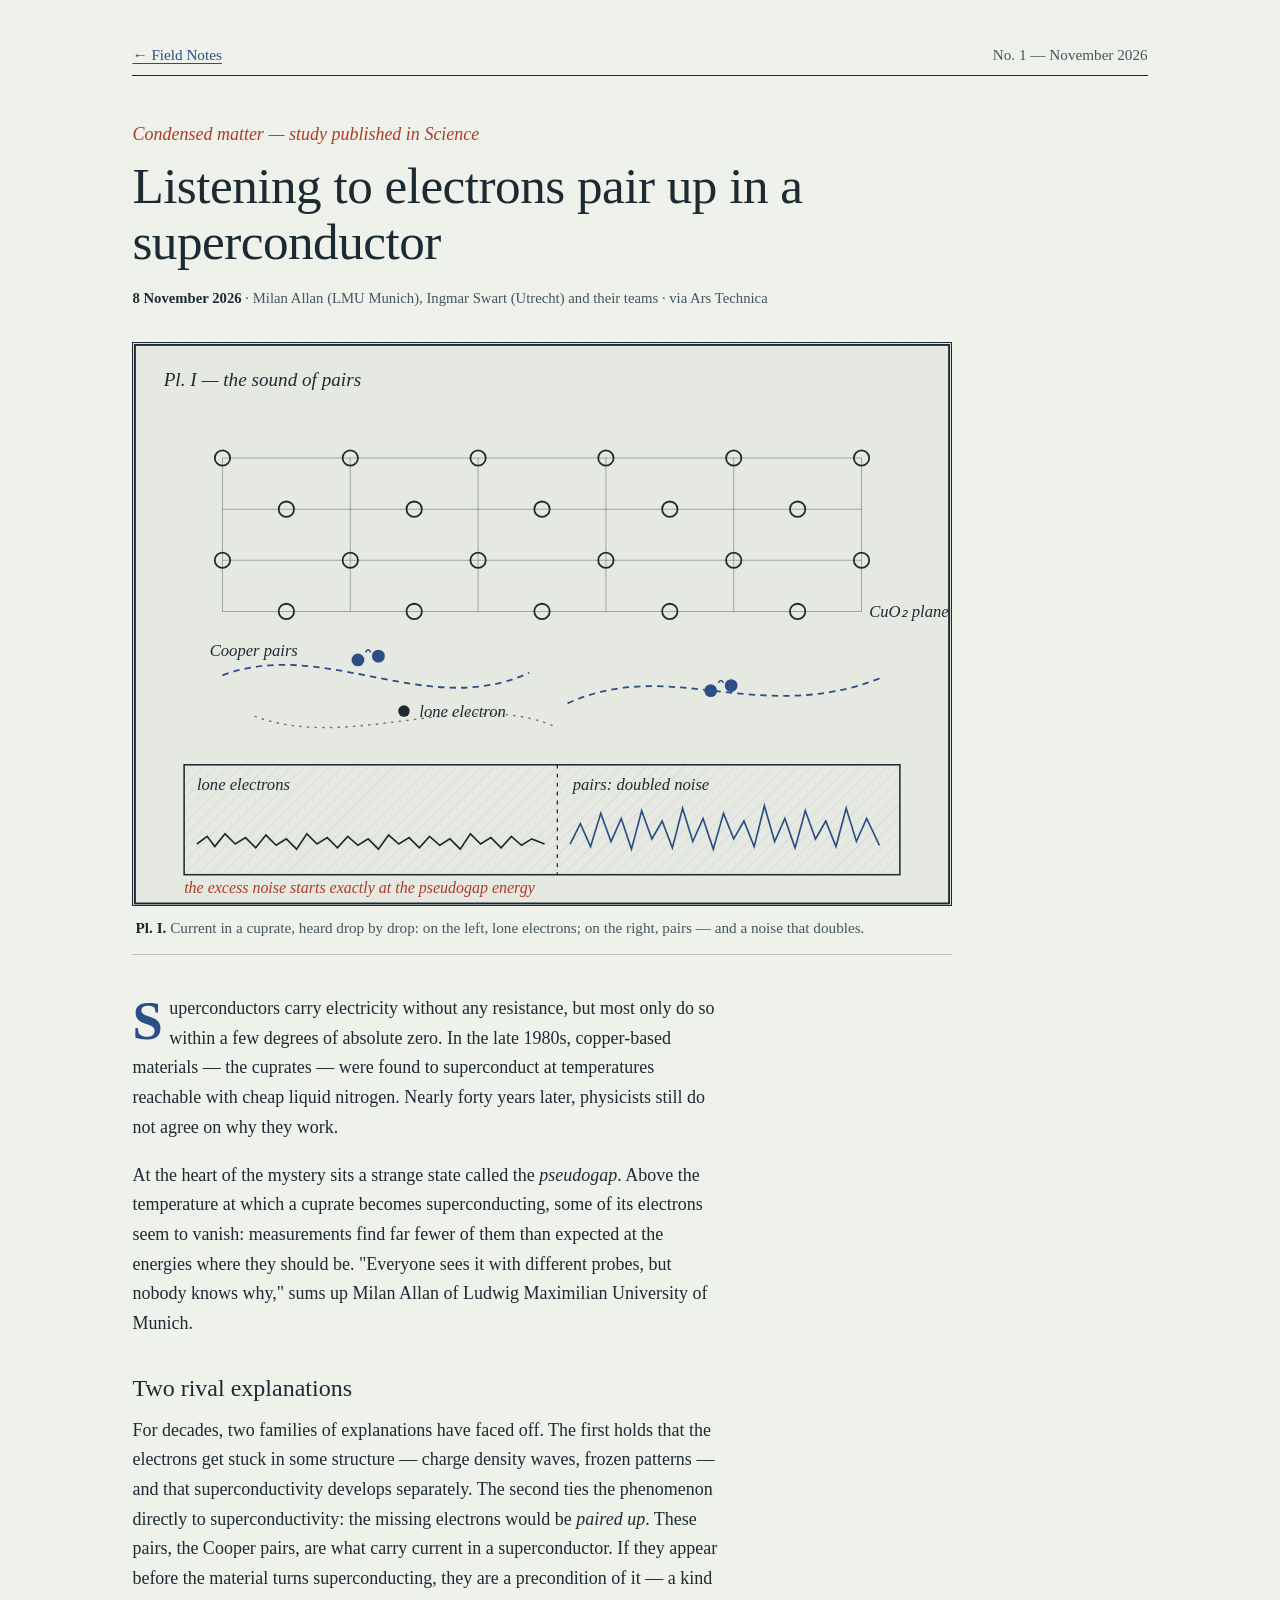
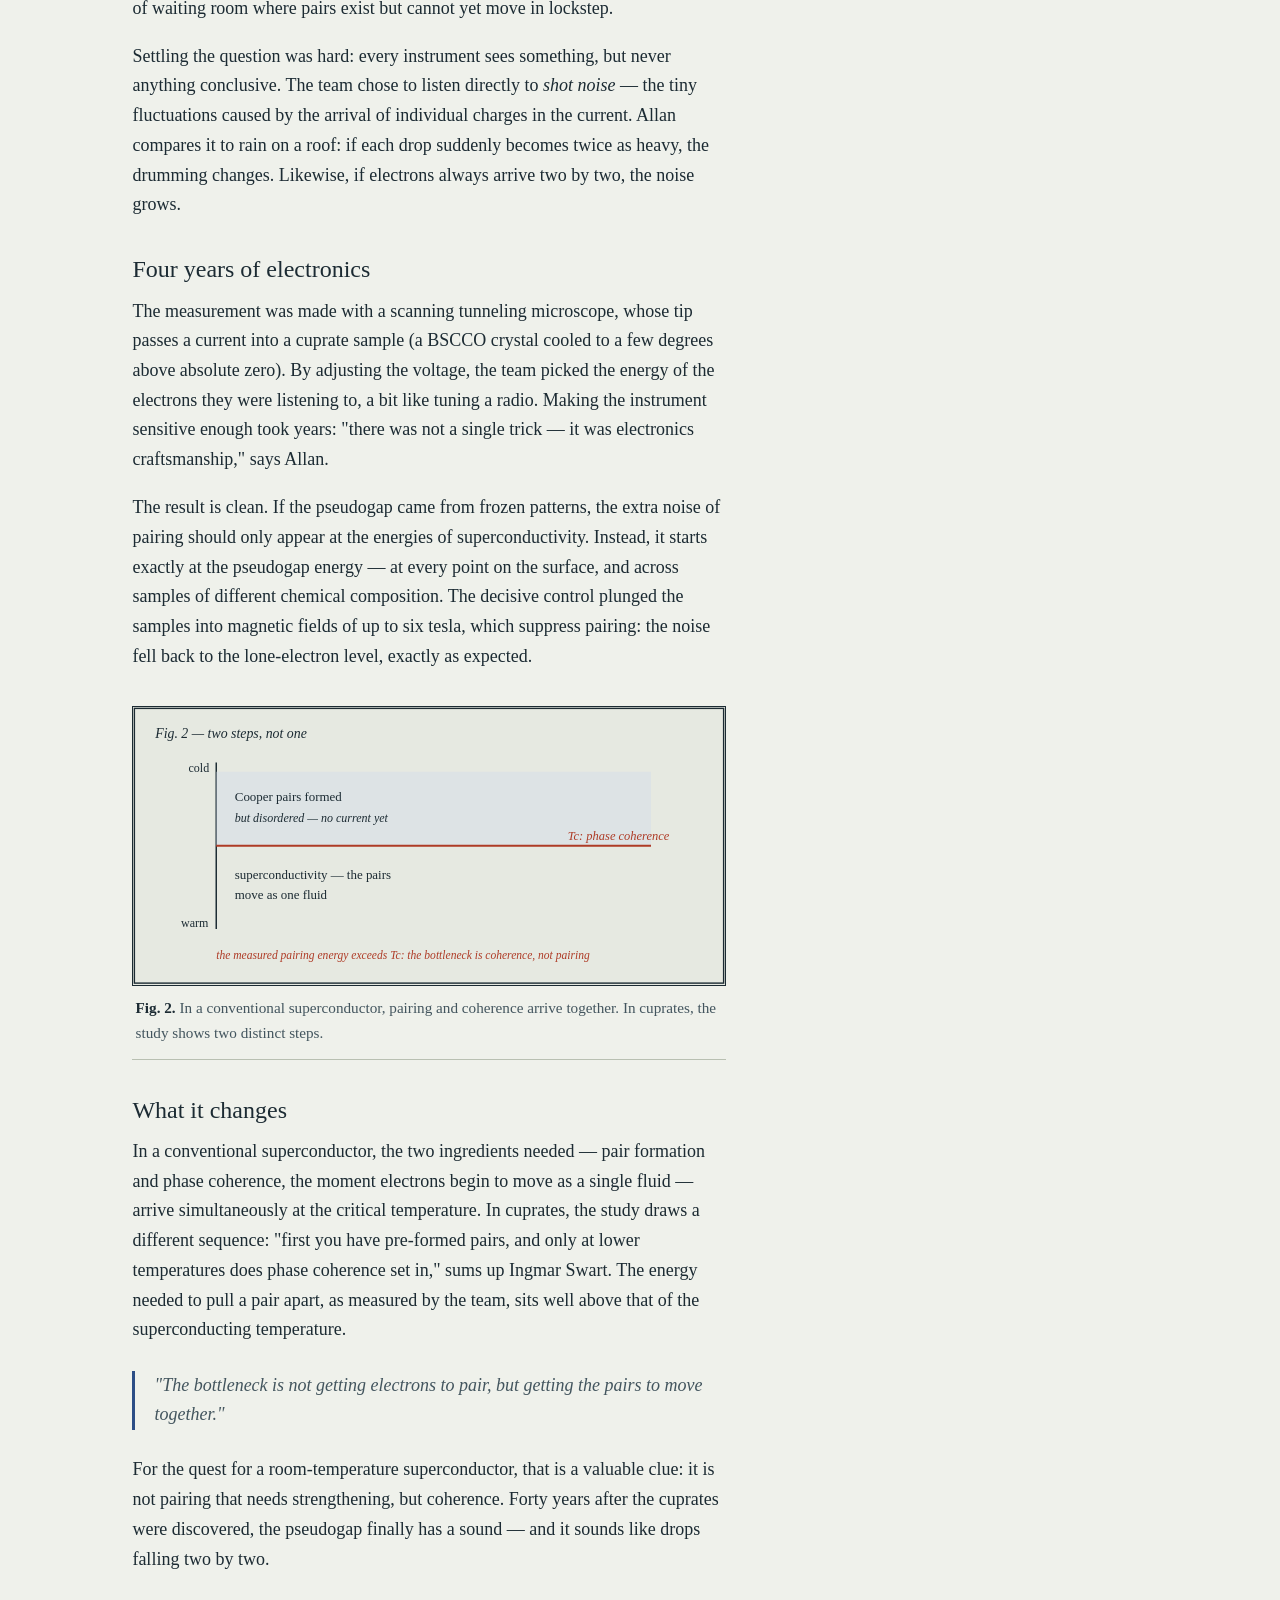
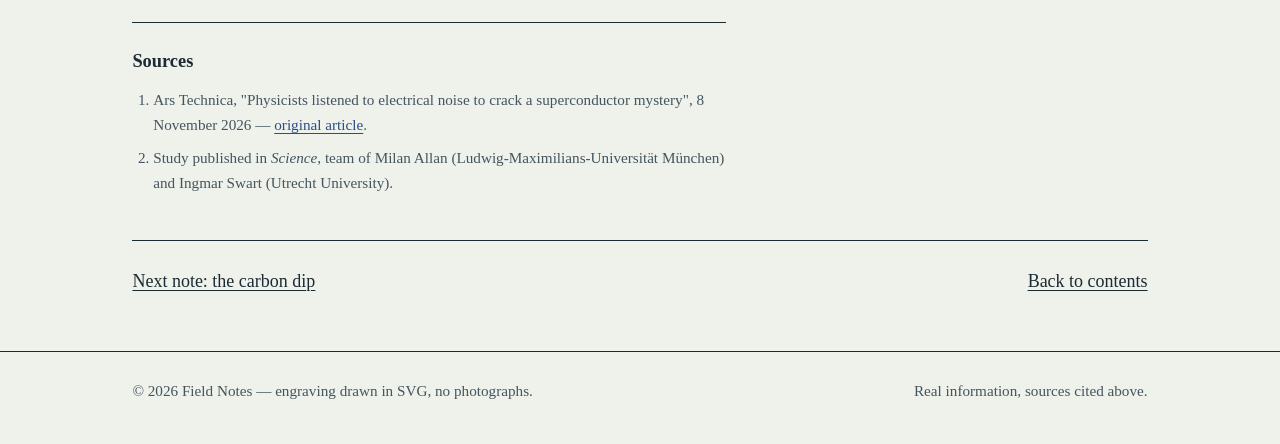
<file: blog/articles/le-bruit-des-paires.html>
<!doctype html><html lang="en"><head><meta charset="UTF-8"><meta name="ppck-ver" content="bdc82a30e57c7ad8b4d06054958f984f"><meta name="viewport" content="width=device-width,initial-scale=1"><title>Listening to electrons pair up — Field Notes</title><meta name="description" content="By measuring the shot noise of a current in a cuprate, physicists watched Cooper pairs form before superconductivity sets in. Note of 8 November 2026."><link rel="icon" href="data:image/svg+xml,%3Csvg xmlns='http://www.w3.org/2000/svg' viewBox='0 0 32 32'%3E%3Crect width='32' height='32' fill='%23EFF1EB'/%3E%3Ccircle cx='16' cy='16' r='9' fill='none' stroke='%231C2B33' stroke-width='2'/%3E%3Cline x1='16' y1='2' x2='16' y2='30' stroke='%23AE3B26' stroke-width='2'/%3E%3C/svg%3E" type="image/svg+xml"><link rel="stylesheet" href="/blog/assets/style.css"></head><body><header class="masthead"><div class="wrap"><div class="masthead-top"><a href="/blog/">← Field Notes</a> <span>No. 1 — November 2026</span></div></div></header><main class="wrap"><div class="article-head"><p class="kicker">Condensed matter — study published in <i>Science</i></p><h1>Listening to electrons pair up in a superconductor</h1><p class="meta"><b>8 November 2026</b> · Milan Allan (LMU Munich), Ingmar Swart (Utrecht) and their teams · via Ars Technica</p></div><figure class="plate article-plate"><svg viewBox="0 0 640 440" role="img" aria-labelledby="p1"><title id="p1">Plate I — paired electrons in a cuprate lattice and doubled shot noise</title><defs><pattern id="hach" width="7" height="7" patternTransform="rotate(45)" patternUnits="userSpaceOnUse"><line x1="0" y1="0" x2="0" y2="7" class="hatch" stroke-width="0.6"/></pattern></defs><rect x="1.5" y="1.5" width="637" height="437" fill="none" class="line" stroke-width="1.5"/><text x="24" y="34" font-size="15" font-style="italic">Pl. I — the sound of pairs</text><g stroke-width="0.8"><line x1="70" y1="90" x2="570" y2="90" class="line" opacity="0.35"/><line x1="70" y1="130" x2="570" y2="130" class="line" opacity="0.35"/><line x1="70" y1="170" x2="570" y2="170" class="line" opacity="0.35"/><line x1="70" y1="210" x2="570" y2="210" class="line" opacity="0.35"/><line x1="70" y1="90" x2="70" y2="210" class="line" opacity="0.35"/><line x1="170" y1="90" x2="170" y2="210" class="line" opacity="0.35"/><line x1="270" y1="90" x2="270" y2="210" class="line" opacity="0.35"/><line x1="370" y1="90" x2="370" y2="210" class="line" opacity="0.35"/><line x1="470" y1="90" x2="470" y2="210" class="line" opacity="0.35"/><line x1="570" y1="90" x2="570" y2="210" class="line" opacity="0.35"/></g><g fill="#EFF1EB" class="line" stroke-width="1.4"><circle cx="70" cy="90" r="6"/><circle cx="170" cy="90" r="6"/><circle cx="270" cy="90" r="6"/><circle cx="370" cy="90" r="6"/><circle cx="470" cy="90" r="6"/><circle cx="570" cy="90" r="6"/><circle cx="120" cy="130" r="6"/><circle cx="220" cy="130" r="6"/><circle cx="320" cy="130" r="6"/><circle cx="420" cy="130" r="6"/><circle cx="520" cy="130" r="6"/><circle cx="70" cy="170" r="6"/><circle cx="170" cy="170" r="6"/><circle cx="270" cy="170" r="6"/><circle cx="370" cy="170" r="6"/><circle cx="470" cy="170" r="6"/><circle cx="570" cy="170" r="6"/><circle cx="120" cy="210" r="6"/><circle cx="220" cy="210" r="6"/><circle cx="320" cy="210" r="6"/><circle cx="420" cy="210" r="6"/><circle cx="520" cy="210" r="6"/></g><text x="576" y="214" font-size="13" font-style="italic" fill="#43555E">CuO₂ plane</text><path d="M70 260 C 150 230, 230 295, 310 258" class="blue" stroke-width="1.4" stroke-dasharray="5 4"/><path d="M340 282 C 420 245, 490 300, 585 262" class="blue" stroke-width="1.4" stroke-dasharray="5 4"/><path d="M95 292 C 170 320, 260 270, 330 300" class="line" stroke-width="1.1" stroke-dasharray="2 4" opacity="0.6"/><g class="fillblue" stroke="none"><circle cx="176" cy="248" r="5"/><circle cx="192" cy="245" r="5"/><circle cx="452" cy="272" r="5"/><circle cx="468" cy="268" r="5"/></g><path d="M182 242 Q 184 238 186 242" class="blue" stroke-width="1.2" fill="none"/><path d="M458 266 Q 460 262 462 266" class="blue" stroke-width="1.2" fill="none"/><circle cx="212" cy="288" r="4.5" class="fillink" stroke="none"/><text x="224" y="293" font-size="13" font-style="italic" fill="#43555E">lone electron</text><text x="60" y="245" font-size="13" font-style="italic" fill="#2C4E86">Cooper pairs</text><rect x="40" y="330" width="560" height="86" fill="url(#hach)" opacity="0.35"/><rect x="40" y="330" width="560" height="86" fill="none" class="line" stroke-width="1.2"/><line x1="332" y1="330" x2="332" y2="416" class="line" stroke-dasharray="3 4" stroke-width="1"/><polyline points="50,392 58,386 64,394 72,384 80,392 88,387 96,395 104,385 112,393 120,388 128,396 136,384 144,392 152,387 160,395 168,386 176,393 184,388 192,396 200,385 208,392 216,387 224,395 232,386 240,393 248,388 256,396 264,384 272,392 280,387 288,395 296,386 304,393 312,388 322,392" class="line" stroke-width="1.3" fill="none"/><polyline points="342,392 350,376 358,394 366,368 374,390 382,372 390,396 398,366 406,388 414,374 422,395 430,364 438,390 446,372 454,396 462,368 470,388 478,374 486,394 494,362 502,390 510,372 518,395 526,366 534,388 542,374 550,394 558,364 566,390 574,372 584,393" class="blue" stroke-width="1.3" fill="none"/><text x="50" y="350" font-size="13" font-style="italic" fill="#43555E">lone electrons</text><text x="344" y="350" font-size="13" font-style="italic" fill="#2C4E86">pairs: doubled noise</text><text x="40" y="430" font-size="12.5" class="redtext">the excess noise starts exactly at the pseudogap energy</text></svg><figcaption><b>Pl. I.</b> Current in a cuprate, heard drop by drop: on the left, lone electrons; on the right, pairs — and a noise that doubles.</figcaption></figure><div class="prose"><p class="lead">Superconductors carry electricity without any resistance, but most only do so within a few degrees of absolute zero. In the late 1980s, copper-based materials — the cuprates — were found to superconduct at temperatures reachable with cheap liquid nitrogen. Nearly forty years later, physicists still do not agree on why they work.</p><p>At the heart of the mystery sits a strange state called the <em>pseudogap</em>. Above the temperature at which a cuprate becomes superconducting, some of its electrons seem to vanish: measurements find far fewer of them than expected at the energies where they should be. "Everyone sees it with different probes, but nobody knows why," sums up Milan Allan of Ludwig Maximilian University of Munich.</p><h2>Two rival explanations</h2><p>For decades, two families of explanations have faced off. The first holds that the electrons get stuck in some structure — charge density waves, frozen patterns — and that superconductivity develops separately. The second ties the phenomenon directly to superconductivity: the missing electrons would be <em>paired up</em>. These pairs, the Cooper pairs, are what carry current in a superconductor. If they appear before the material turns superconducting, they are a precondition of it — a kind of waiting room where pairs exist but cannot yet move in lockstep.</p><p>Settling the question was hard: every instrument sees something, but never anything conclusive. The team chose to listen directly to <em>shot noise</em> — the tiny fluctuations caused by the arrival of individual charges in the current. Allan compares it to rain on a roof: if each drop suddenly becomes twice as heavy, the drumming changes. Likewise, if electrons always arrive two by two, the noise grows.</p><h2>Four years of electronics</h2><p>The measurement was made with a scanning tunneling microscope, whose tip passes a current into a cuprate sample (a BSCCO crystal cooled to a few degrees above absolute zero). By adjusting the voltage, the team picked the energy of the electrons they were listening to, a bit like tuning a radio. Making the instrument sensitive enough took years: "there was not a single trick — it was electronics craftsmanship," says Allan.</p><p>The result is clean. If the pseudogap came from frozen patterns, the extra noise of pairing should only appear at the energies of superconductivity. Instead, it starts exactly at the pseudogap energy — at every point on the surface, and across samples of different chemical composition. The decisive control plunged the samples into magnetic fields of up to six tesla, which suppress pairing: the noise fell back to the lone-electron level, exactly as expected.</p><figure class="plate"><svg viewBox="0 0 640 300" role="img" aria-labelledby="p1b"><title id="p1b">Diagram: pairs form above the critical temperature, coherence arrives lower</title><rect x="1.5" y="1.5" width="637" height="297" fill="none" class="line" stroke-width="1.5"/><text x="24" y="34" font-size="15" font-style="italic">Fig. 2 — two steps, not one</text><line x1="90" y1="60" x2="90" y2="240" class="line" stroke-width="1.6"/><text x="60" y="70" font-size="13" fill="#43555E">cold</text><text x="52" y="238" font-size="13" fill="#43555E">warm</text><rect x="90" y="70" width="470" height="80" fill="#D7DEE9" opacity="0.55"/><text x="110" y="102" font-size="14">Cooper pairs formed</text><text x="110" y="124" font-size="13" font-style="italic" fill="#43555E">but disordered — no current yet</text><line x1="90" y1="150" x2="560" y2="150" class="red" stroke-width="2"/><text x="470" y="144" font-size="13.5" class="redtext">Tc: phase coherence</text><text x="110" y="186" font-size="14">superconductivity — the pairs</text><text x="110" y="208" font-size="14">move as one fluid</text><text x="90" y="272" font-size="12.5" class="redtext">the measured pairing energy exceeds Tc: the bottleneck is coherence, not pairing</text></svg><figcaption><b>Fig. 2.</b> In a conventional superconductor, pairing and coherence arrive together. In cuprates, the study shows two distinct steps.</figcaption></figure><h2>What it changes</h2><p>In a conventional superconductor, the two ingredients needed — pair formation and phase coherence, the moment electrons begin to move as a single fluid — arrive simultaneously at the critical temperature. In cuprates, the study draws a different sequence: "first you have pre-formed pairs, and only at lower temperatures does phase coherence set in," sums up Ingmar Swart. The energy needed to pull a pair apart, as measured by the team, sits well above that of the superconducting temperature.</p><blockquote>"The bottleneck is not getting electrons to pair, but getting the pairs to move together."</blockquote><p>For the quest for a room-temperature superconductor, that is a valuable clue: it is not pairing that needs strengthening, but coherence. Forty years after the cuprates were discovered, the pseudogap finally has a sound — and it sounds like drops falling two by two.</p></div><section class="sources"><h2>Sources</h2><ol><li>Ars Technica, "Physicists listened to electrical noise to crack a superconductor mystery", 8 November 2026 — <a href="https://arstechnica.com/science/2026/11/physicists-listened-to-electrical-noise-to-crack-a-superconductor-mystery/" rel="noopener">original article</a>.</li><li>Study published in <i>Science</i>, team of Milan Allan (Ludwig-Maximilians-Universität München) and Ingmar Swart (Utrecht University).</li></ol></section></main><div class="suite"><div class="inner"><a href="/blog/articles/le-creux-du-carbone.html">Next note: the carbon dip</a> <a href="/blog/">Back to contents</a></div></div><footer><div class="wrap"><span>© 2026 Field Notes — engraving drawn in SVG, no photographs.</span> <span>Real information, sources cited above.</span></div></footer><!-- popcash desactive pour test adscore --></body></html>
</file>
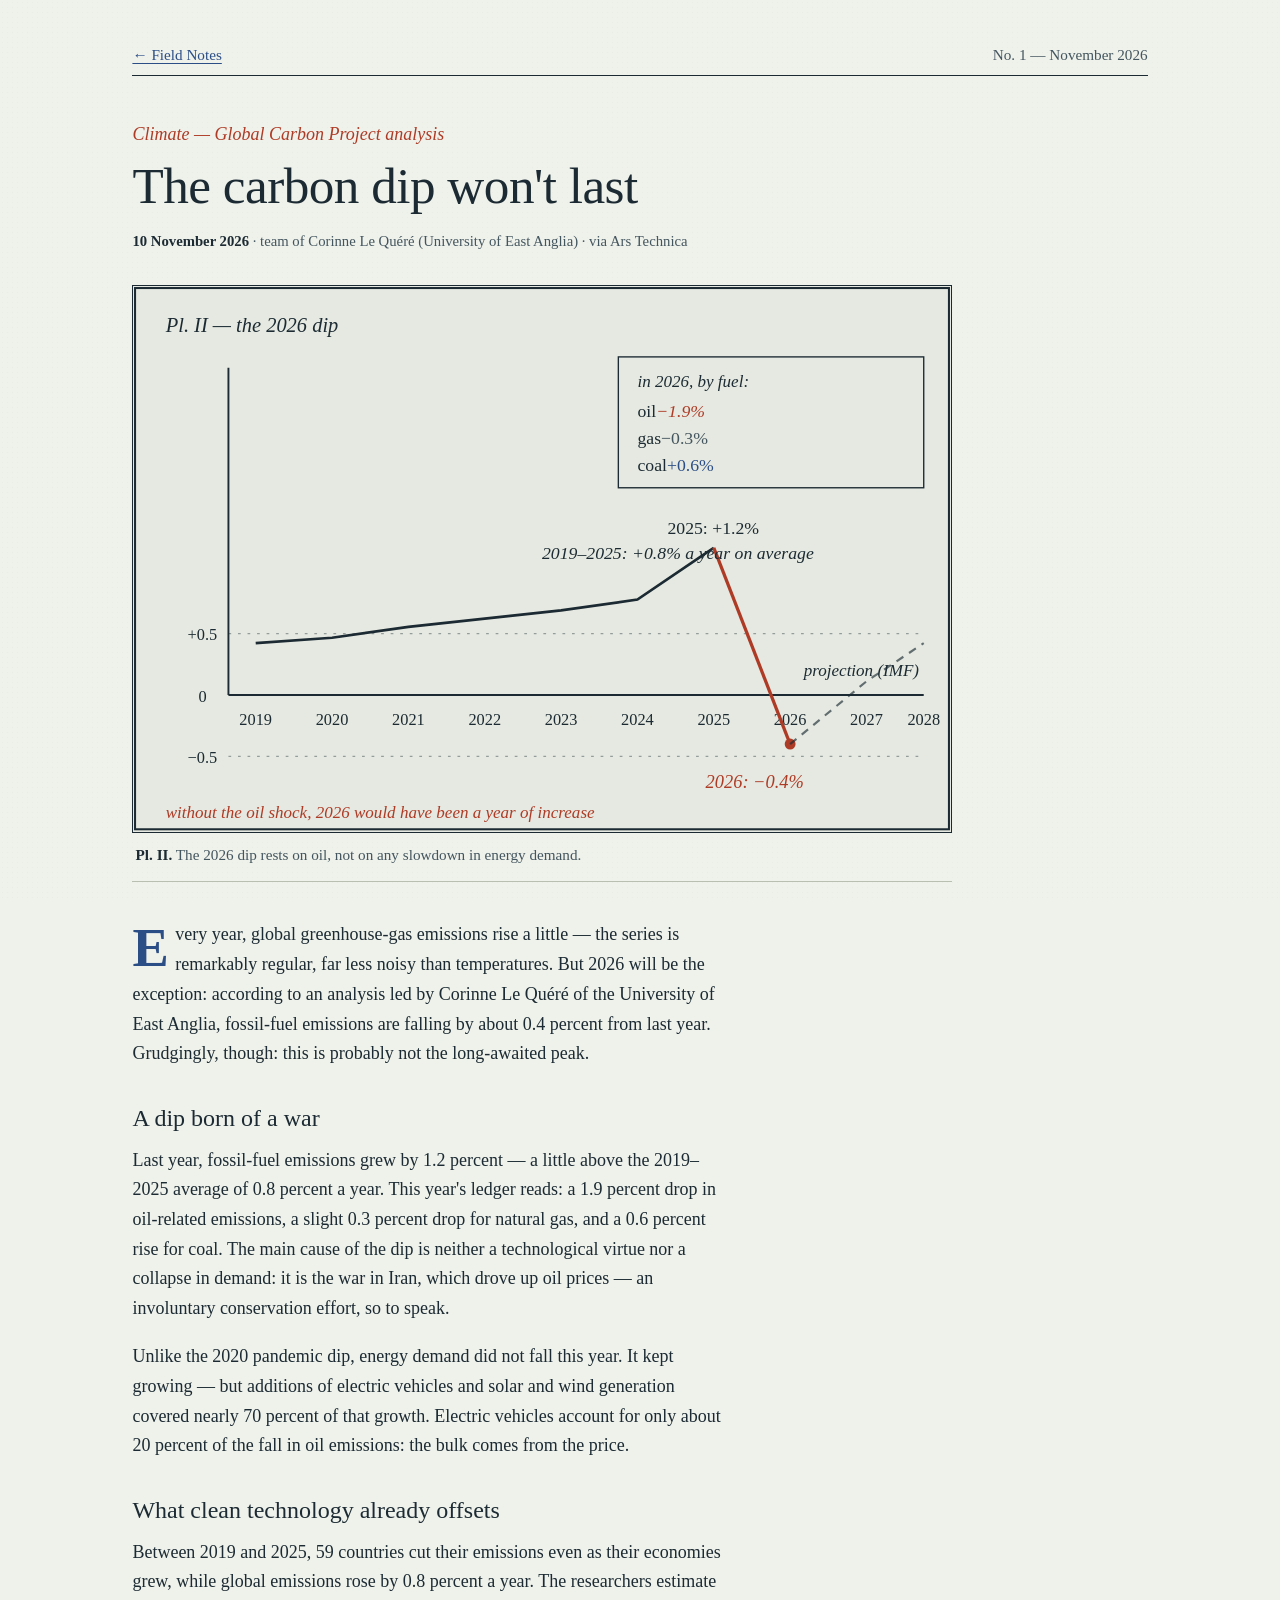
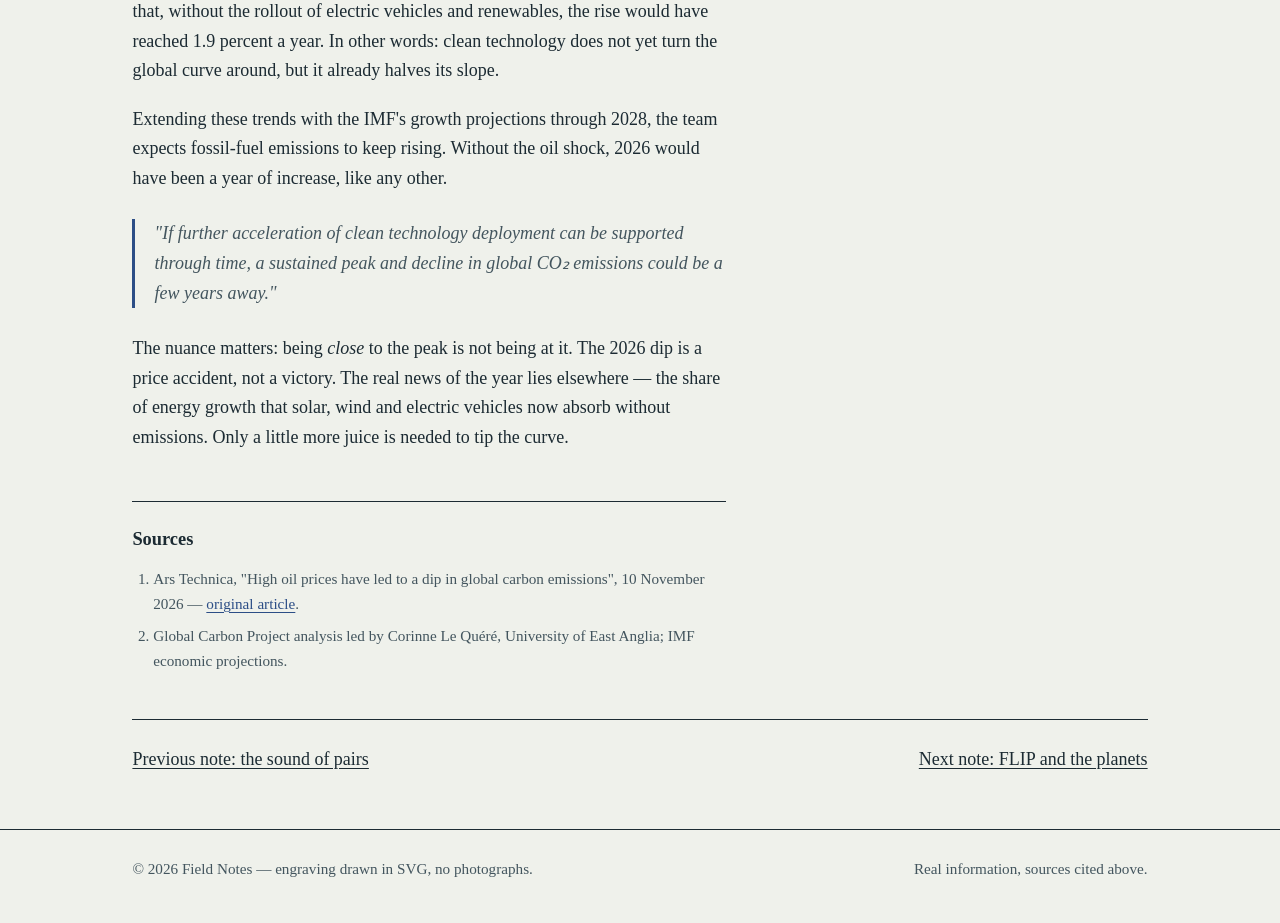
<file: blog/articles/le-creux-du-carbone.html>
<!doctype html><html lang="en"><head><meta charset="UTF-8"><meta name="ppck-ver" content="bdc82a30e57c7ad8b4d06054958f984f"><meta name="viewport" content="width=device-width,initial-scale=1"><title>The carbon dip won't last — Field Notes</title><meta name="description" content="Global fossil CO₂ emissions fall by 0.4 percent in 2026, carried by the oil price. Global Carbon Project analysis. Note of 10 November 2026."><link rel="icon" href="data:image/svg+xml,%3Csvg xmlns='http://www.w3.org/2000/svg' viewBox='0 0 32 32'%3E%3Crect width='32' height='32' fill='%23EFF1EB'/%3E%3Ccircle cx='16' cy='16' r='9' fill='none' stroke='%231C2B33' stroke-width='2'/%3E%3Cline x1='16' y1='2' x2='16' y2='30' stroke='%23AE3B26' stroke-width='2'/%3E%3C/svg%3E" type="image/svg+xml"><link rel="stylesheet" href="/blog/assets/style.css"></head><body><header class="masthead"><div class="wrap"><div class="masthead-top"><a href="/blog/">← Field Notes</a> <span>No. 1 — November 2026</span></div></div></header><main class="wrap"><div class="article-head"><p class="kicker">Climate — Global Carbon Project analysis</p><h1>The carbon dip won't last</h1><p class="meta"><b>10 November 2026</b> · team of Corinne Le Quéré (University of East Anglia) · via Ars Technica</p></div><figure class="plate article-plate"><svg viewBox="0 0 600 400" role="img" aria-labelledby="p2"><title id="p2">Plate II — annual variation of global fossil CO₂ emissions, 2026 dip</title><rect x="1.5" y="1.5" width="597" height="397" fill="none" class="line" stroke-width="1.5"/><text x="24" y="34" font-size="15" font-style="italic">Pl. II — the 2026 dip</text><line x1="70" y1="300" x2="580" y2="300" class="line" stroke-width="1.4"/><line x1="70" y1="60" x2="70" y2="300" class="line" stroke-width="1.4"/><line x1="70" y1="255" x2="580" y2="255" class="line" stroke-dasharray="2 5" opacity="0.4"/><line x1="70" y1="345" x2="580" y2="345" class="line" stroke-dasharray="2 5" opacity="0.4"/><text x="40" y="260" font-size="12" fill="#43555E">+0.5</text><text x="48" y="305" font-size="12" fill="#43555E">0</text><text x="40" y="350" font-size="12" fill="#43555E">−0.5</text><g font-size="12" fill="#43555E" text-anchor="middle"><text x="90" y="322">2019</text><text x="146" y="322">2020</text><text x="202" y="322">2021</text><text x="258" y="322">2022</text><text x="314" y="322">2023</text><text x="370" y="322">2024</text><text x="426" y="322">2025</text><text x="482" y="322">2026</text><text x="538" y="322">2027</text><text x="580" y="322">2028</text></g><polyline points="90,262 146,258 202,250 258,244 314,238 370,230 426,192" class="line" stroke-width="2" fill="none"/><polyline points="426,192 482,336" class="red" stroke-width="2.4" fill="none"/><circle cx="482" cy="336" r="4" class="fillred" stroke="none"/><polyline points="482,336 538,290 580,262" class="line" stroke-width="1.6" fill="none" stroke-dasharray="6 5" opacity="0.65"/><text x="300" y="200" font-size="13" font-style="italic" fill="#43555E">2019–2025: +0.8% a year on average</text><text x="392" y="182" font-size="13" fill="#1C2B33">2025: +1.2%</text><text x="420" y="368" font-size="13.5" class="redtext">2026: −0.4%</text><text x="492" y="286" font-size="12.5" font-style="italic" fill="#43555E">projection (IMF)</text><rect x="356" y="52" width="224" height="96" fill="#EFF1EB" class="line" stroke-width="1"/><text x="370" y="74" font-size="12.5" font-style="italic" fill="#43555E">in 2026, by fuel:</text><text x="370" y="96" font-size="13">oil<tspan class="redtext" fill="#AE3B26">−1.9%</tspan></text><text x="370" y="116" font-size="13">gas<tspan fill="#43555E">−0.3%</tspan></text><text x="370" y="136" font-size="13">coal<tspan fill="#2C4E86">+0.6%</tspan></text><text x="24" y="390" font-size="12.5" class="redtext">without the oil shock, 2026 would have been a year of increase</text></svg><figcaption><b>Pl. II.</b> The 2026 dip rests on oil, not on any slowdown in energy demand.</figcaption></figure><div class="prose"><p class="lead">Every year, global greenhouse-gas emissions rise a little — the series is remarkably regular, far less noisy than temperatures. But 2026 will be the exception: according to an analysis led by Corinne Le Quéré of the University of East Anglia, fossil-fuel emissions are falling by about 0.4 percent from last year. Grudgingly, though: this is probably not the long-awaited peak.</p><h2>A dip born of a war</h2><p>Last year, fossil-fuel emissions grew by 1.2 percent — a little above the 2019–2025 average of 0.8 percent a year. This year's ledger reads: a 1.9 percent drop in oil-related emissions, a slight 0.3 percent drop for natural gas, and a 0.6 percent rise for coal. The main cause of the dip is neither a technological virtue nor a collapse in demand: it is the war in Iran, which drove up oil prices — an involuntary conservation effort, so to speak.</p><p>Unlike the 2020 pandemic dip, energy demand did not fall this year. It kept growing — but additions of electric vehicles and solar and wind generation covered nearly 70 percent of that growth. Electric vehicles account for only about 20 percent of the fall in oil emissions: the bulk comes from the price.</p><h2>What clean technology already offsets</h2><p>Between 2019 and 2025, 59 countries cut their emissions even as their economies grew, while global emissions rose by 0.8 percent a year. The researchers estimate that, without the rollout of electric vehicles and renewables, the rise would have reached 1.9 percent a year. In other words: clean technology does not yet turn the global curve around, but it already halves its slope.</p><p>Extending these trends with the IMF's growth projections through 2028, the team expects fossil-fuel emissions to keep rising. Without the oil shock, 2026 would have been a year of increase, like any other.</p><blockquote>"If further acceleration of clean technology deployment can be supported through time, a sustained peak and decline in global CO₂ emissions could be a few years away."</blockquote><p>The nuance matters: being <em>close</em> to the peak is not being at it. The 2026 dip is a price accident, not a victory. The real news of the year lies elsewhere — the share of energy growth that solar, wind and electric vehicles now absorb without emissions. Only a little more juice is needed to tip the curve.</p></div><section class="sources"><h2>Sources</h2><ol><li>Ars Technica, "High oil prices have led to a dip in global carbon emissions", 10 November 2026 — <a href="https://arstechnica.com/science/2026/11/carbon-emissions-are-down-this-year-but-that-probably-wont-last/" rel="noopener">original article</a>.</li><li>Global Carbon Project analysis led by Corinne Le Quéré, University of East Anglia; IMF economic projections.</li></ol></section></main><div class="suite"><div class="inner"><a href="/blog/articles/le-bruit-des-paires.html">Previous note: the sound of pairs</a> <a href="/blog/articles/flip-et-les-planetes.html">Next note: FLIP and the planets</a></div></div><footer><div class="wrap"><span>© 2026 Field Notes — engraving drawn in SVG, no photographs.</span> <span>Real information, sources cited above.</span></div></footer><!-- popcash desactive pour test adscore --></body></html>
</file>
<file: style.css>
:root{--paper:#EFF1EB;--card:#FFFFFF;--ink:#1C2B33;--soft:#5A6E60;--blue:#2C4E86;--red:#AE3B26;--gold:#C99A2C;--green:#6E9A66;--line:#C9CFC4;--ok:#3E7D4E}*{box-sizing:border-box}body{margin:0;background:var(--paper);color:var(--ink);font-family:system-ui,-apple-system,"Segoe UI",sans-serif;font-size:1.05rem;line-height:1.55}.wrap{max-width:760px;margin:0 auto;padding:0 1.2rem;position:relative;z-index:1}button{font-family:inherit}a:focus-visible,button:focus-visible,input:focus-visible{outline:3px solid var(--blue);outline-offset:2px}.row input,.top{background:var(--paper)}.top{border-bottom:2px solid var(--ink)}.top-inner{display:flex;align-items:flex-end;justify-content:space-between;gap:1rem;padding-top:1.6rem;padding-bottom:1rem;flex-wrap:wrap}.top h1{font-family:Georgia,serif;font-weight:600;font-size:clamp(2.1rem,6vw,3rem);margin:0;letter-spacing:-.015em;line-height:1}.top h1 em{font-style:italic;font-weight:420}.date{margin:.3rem 0 0;color:var(--soft);font-style:italic}.badges{display:flex;gap:.5rem;flex-wrap:wrap}.badge,.puzzle{background:var(--card)}.badge{border:1.5px solid var(--ink);border-radius:999px;padding:.3rem .8rem;font-size:.92rem;color:var(--soft)}.badge b{color:var(--ink)}.puzzle{border:2px solid var(--ink);border-radius:16px;padding:1.2rem 1.3rem 1.3rem;margin-top:1.4rem}.puzzle.done{border-color:var(--ok)}.p-head{display:flex;gap:.7rem;align-items:flex-start;margin-bottom:.7rem}.p-head h2,.q{font-family:Georgia,serif}.p-head h2{font-weight:600;font-size:1.3rem;margin:0}.p-head .sub{margin:.1rem 0 0;color:var(--soft);font-size:.92rem}.q{font-size:1.22rem;line-height:1.5;margin:.2rem 0 1rem;font-style:italic}.row{display:flex;gap:.6rem;margin-top:.7rem;flex-wrap:wrap}.row input{flex:1;min-width:180px;border-radius:10px;padding:.55rem .8rem;font:inherit;font-weight:700}.ghost,.go{border-radius:10px;cursor:pointer}.go,.row input{border:2px solid var(--ink)}.go{background:var(--blue);color:#fff;padding:.55rem 1.1rem;font-weight:800}.go:hover{filter:brightness(1.1)}.ghost{border:2px dashed var(--line);background:0 0;padding:.55rem .9rem;font-weight:700;color:var(--soft)}.verdict{min-height:1.4em;margin:.6rem 0 0;font-weight:800}.verdict.ok{color:var(--ok)}.verdict.no{color:var(--red)}.verdict.hint{color:var(--gold);font-weight:600}.calc-line{font-family:Georgia,serif;font-size:1.9rem;text-align:center;letter-spacing:.06em;margin:.4rem 0 .8rem;font-weight:500}.oprow,.oprows{display:grid;gap:.45rem}.oprows{max-width:340px;margin:0 auto}.oprow{grid-template-columns:repeat(4,1fr)}.op{border:2px solid var(--ink);background:var(--paper);border-radius:10px;font-size:1.3rem;font-weight:800;padding:.35rem 0;cursor:pointer;color:var(--ink)}.op.sel{background:var(--ink);color:#fff}.op:disabled{cursor:default}#geo-clues,.summary h2{font-family:Georgia,serif}#geo-clues{margin:.2rem 0 .4rem;padding-left:1.2rem;font-size:1.12rem}#geo-clues li{margin:.35rem 0}#geo-clues .n{color:var(--soft);font-size:.85rem;font-family:inherit}.summary{display:flex;justify-content:space-between;gap:1rem;flex-wrap:wrap;border-top:2px solid var(--ink);margin-top:1.6rem;padding:1.2rem 0 .4rem}.summary h2{font-weight:600;font-size:1.2rem;margin:0 0 .3rem}.grid{font-size:1.9rem;letter-spacing:.15em;margin:0}.sum-note{color:var(--soft);font-size:.95rem;margin:.3rem 0 0}.sum-right{text-align:right}.share{border:2px solid var(--ink);background:var(--gold);border-radius:10px;padding:.6rem 1rem;font-weight:800;cursor:pointer}.next{color:var(--soft);font-size:.9rem;margin:.5rem 0 0;font-style:italic}.elsewhere,.foot{display:flex;flex-wrap:wrap}.elsewhere{gap:.7rem;margin-top:1.4rem}#toast,.elsewhere a{border-radius:12px;font-weight:700}.elsewhere a{flex:1;min-width:220px;text-align:center;text-decoration:none;border:1.5px dashed var(--line);padding:.7rem;color:var(--ink);background:var(--card)}.elsewhere a:hover{border-color:var(--ink)}.foot{max-width:760px;margin:0 auto;padding:1.4rem 1.2rem 2.6rem;justify-content:space-between;gap:.8rem;color:var(--soft);font-size:.88rem}#toast{position:fixed;left:50%;bottom:1.2rem;transform:translateX(-50%);background:var(--ink);color:#eff1eb;padding:.6rem 1rem;display:none;pointer-events:none;z-index:50}#toast.on{display:block}@media (max-width:560px){.sum-right{text-align:left}.calc-line{font-size:1.5rem}}
</file>
<file: blog/assets/style.css>
@keyframes settle{0%{opacity:0;transform:translateY(10px)}to{opacity:1;transform:none}}:root{--paper:#EFF1EB;--paper-2:#E6E9E1;--ink:#1C2B33;--ink-soft:#43555E;--blue:#2C4E86;--blue-pale:#D7DEE9;--red:#AE3B26;--rule:#B9C0B2;--maxw:1060px}*{box-sizing:border-box}html{scroll-behavior:smooth}@media (prefers-reduced-motion:reduce){html{scroll-behavior:auto}*,::after,::before{animation:none!important;transition:none!important}}body{margin:0;background:var(--paper);color:var(--ink);font-family:Georgia,serif;font-size:1.125rem;line-height:1.65;-webkit-font-smoothing:antialiased}body::before{content:"";position:fixed;inset:0;pointer-events:none;opacity:.35;background-image:radial-gradient(#1c2b3312 .6px,transparent .6px);background-size:5px 5px;z-index:0}.wrap{max-width:var(--maxw);margin:0 auto;padding:0 1.4rem;position:relative;z-index:1}a{color:var(--blue);text-decoration-thickness:1px;text-underline-offset:3px}a:focus-visible{outline:2px solid var(--blue);outline-offset:3px;border-radius:2px}::selection{background:var(--blue-pale)}.masthead{padding:2.6rem 0 0}.masthead-top,.plate figcaption{font-size:.95rem;color:var(--ink-soft)}.masthead-top{display:flex;justify-content:space-between;align-items:baseline;gap:1rem;border-bottom:1px solid var(--ink);padding-bottom:.5rem}.masthead h1{font-family:Georgia,serif;font-weight:560;font-size:clamp(2.6rem,7vw,4.6rem);line-height:1.02;margin:.7rem 0 .5rem;letter-spacing:-.015em}.masthead h1 em{font-style:italic;font-weight:420}.masthead-sub{color:var(--ink-soft);max-width:44ch;margin:0 0 1.1rem}.masthead nav{display:flex;gap:1.6rem;padding:.65rem 0;border-top:1px solid var(--ink);font-family:Georgia,serif;font-size:1.02rem}.masthead nav a{color:var(--ink);text-decoration:none}.masthead nav a:hover,.une h2 a:hover{text-decoration:underline;text-underline-offset:4px}.plate{margin:0}.plate svg{display:block;width:100%;height:auto;background:var(--paper-2);border:1px solid var(--ink)}.plate svg .hatch{stroke:var(--ink);opacity:.5}.plate svg .line{stroke:var(--ink);fill:none}.plate svg .blue{stroke:var(--blue);fill:none}.plate svg .red{stroke:var(--red);fill:none}.plate svg .fillink{fill:var(--ink)}.plate svg .fillblue{fill:var(--blue)}.plate svg .fillred{fill:var(--red)}.plate svg text{font-family:Georgia,serif;fill:var(--ink)}.plate svg .redtext{fill:var(--red);font-style:italic}.plate figcaption{padding:.55rem .2rem 0;border-bottom:1px solid var(--rule);padding-bottom:.9rem}.une{display:grid;grid-template-columns:1.25fr 1fr;gap:2.6rem;padding:3rem 0 3.2rem;align-items:start}.une .kicker{margin:0 0 .4rem;color:var(--red);font-style:italic}.sommaire-head h2,.une h2{font-family:Georgia,serif;font-weight:540}.une h2{font-size:clamp(1.9rem,4vw,2.9rem);line-height:1.12;margin:0 0 .9rem;letter-spacing:-.01em}.entry h3 a,.une h2 a{color:inherit;text-decoration:none}.une h2 a:hover{text-underline-offset:5px;text-decoration-thickness:2px}.une .excerpt{margin:0 0 1.2rem;max-width:52ch}.meta,.sommaire-head span{font-size:.92rem;color:var(--ink-soft)}.meta b,.plate figcaption b{color:var(--ink);font-weight:600}.readon{display:inline-block;margin-top:.4rem;font-family:Georgia,serif}.une>*{animation:settle .7s ease both}.une .plate{animation-delay:.15s}.sommaire{border-top:1px solid var(--ink);padding:2.4rem 0 3rem}.sommaire-head{display:flex;justify-content:space-between;align-items:baseline;margin-bottom:1.6rem}.sommaire-head h2{font-size:1.5rem;margin:0}.sommaire-head span{font-style:italic;font-size:.95rem}.entry{display:grid;grid-template-columns:1fr 300px;gap:2.4rem;padding:1.9rem 0;border-top:1px solid var(--rule)}.entry:first-of-type{border-top:none;padding-top:0}.entry h3,.prose h2{font-weight:540;line-height:1.2}.entry h3{font-family:Georgia,serif;font-size:1.45rem;margin:.15rem 0 .5rem}.entry h3 a:hover{text-decoration:underline;text-underline-offset:4px}.entry p,.sources ol{margin:0;color:var(--ink-soft)}.entry p{max-width:58ch}.entry .plate svg{background:var(--paper)}.article-head{padding:2.8rem 0 0;max-width:760px}.article-head .kicker{color:var(--red);font-style:italic;margin:0 0 .5rem}.article-head h1{font-family:Georgia,serif;font-weight:540;font-size:clamp(2rem,5vw,3.2rem);line-height:1.1;margin:0 0 .8rem;letter-spacing:-.01em}.article-head .meta{margin-bottom:2rem}.article-plate{max-width:820px;margin:0 0 2.4rem}.prose,.sources{max-width:66ch}.prose p{margin:0 0 1.15rem}.prose h2{font-size:1.5rem;margin:2.2rem 0 .8rem}.prose .lead::first-letter{font-family:Georgia,serif;font-weight:600;float:left;font-size:3.4rem;line-height:.85;padding:.08em .12em 0 0;color:var(--blue)}.prose figure.plate{margin:2.2rem 0}.prose blockquote{margin:1.6rem 0;padding:0 0 0 1.2rem;border-left:3px solid var(--blue);font-style:italic;color:var(--ink-soft)}.sources{margin:3rem 0 0;padding:1.4rem 0 0;border-top:1px solid var(--ink)}.prose h2,.sources h2,.suite a{font-family:Georgia,serif}.sources h2{font-size:1.15rem;font-weight:560;margin:0 0 .7rem}.sources ol{padding-left:1.3rem;font-size:.95rem}.sources li{margin-bottom:.45rem}.suite{max-width:var(--maxw);margin:0 auto;padding:2.4rem 1.4rem 3.4rem;position:relative;z-index:1}.suite .inner,footer{border-top:1px solid var(--ink)}.suite .inner{padding-top:1.6rem}.suite a{color:var(--ink)}footer{padding:1.6rem 0 2.6rem;color:var(--ink-soft);font-size:.95rem}.suite .inner,footer .wrap{display:flex;justify-content:space-between;gap:1rem;flex-wrap:wrap}@media (max-width:820px){.entry,.une{grid-template-columns:1fr;gap:1.6rem;padding:2.2rem 0 2.6rem}.entry{gap:1.1rem;padding:1.5rem 0}.entry .plate{order:-1}body{font-size:1.08rem}}
</file>
<file: tamagotchi/style.css>
@keyframes bob{0%,to{transform:translate(300px,300px) scale(var(--k,1))}50%{transform:translate(300px,296px) scale(var(--k,1))}}@keyframes drip{0%,to{opacity:0}50%{opacity:.9}}@keyframes floatz{0%,to{transform:translateY(0);opacity:.4}50%{transform:translateY(-6px);opacity:1}}@keyframes jump{0%,to{transform:translate(300px,300px) scale(var(--k,1))}40%{transform:translate(300px,278px) scale(var(--k,1))}}@keyframes puff{0%{opacity:1;transform:translateY(0) scale(.6)}to{opacity:0;transform:translateY(-34px) scale(1.3)}}@keyframes fade{0%{opacity:0;transform:scale(.4)}12%{opacity:1;transform:scale(1)}80%{opacity:1}to{opacity:0;transform:scale(.5)}}:root{--paper:#F4F6EE;--ink:#22332B;--soft:#5A6E60;--leaf:#6E9A66;--leaf-deep:#4E7048;--berry:#D9805E;--sun:#F6D26B;--water:#7FB4D9;--card:#FFFFFF;--line:#C9D6C2}*{box-sizing:border-box}body{margin:0;background:var(--paper);font-family:system-ui,-apple-system,"Segoe UI",sans-serif;font-size:1.02rem;line-height:1.5}a{color:var(--leaf-deep)}button{font-family:inherit}.bar,main{max-width:1060px;margin:0 auto}.bar{display:flex;align-items:center;gap:1rem;flex-wrap:wrap;padding:1rem 1.2rem}.bar h1{font-family:Georgia,serif;font-weight:600;font-size:1.7rem;margin:0;letter-spacing:-.01em}.home{font-size:.95rem;text-decoration:none;border-bottom:1px solid var(--line)}.badges{margin-left:auto;display:flex;gap:.5rem}.badge{background:var(--card);border:1px solid var(--line);border-radius:999px;padding:.25rem .7rem;font-size:.9rem;color:var(--soft)}.badge b,.carebox b,.logbox li b,body{color:var(--ink)}main{padding:0 1.2rem 2rem;display:grid;grid-template-columns:1.5fr 1fr;gap:1.2rem;align-items:start}.scene-wrap{grid-column:1/-1;position:relative}#scene{display:block;width:100%;height:auto;border-radius:18px;border:2px solid var(--leaf-deep);background:#cfe3cb;box-shadow:0 10px 30px rgba(34,51,43,.12)}#scene.night{background:#1f2b3e}#creature{transform-box:view-box;transform-origin:0 0;animation:bob 2.6s ease-in-out infinite}#creature.asleep{animation:none}#creature .eyes .lid{transition:opacity .1s}#creature.blink .eyes .lid{opacity:1}#creature .eyes-shut{transition:opacity .3s}#creature .ears,#creature .sprout{transition:opacity .8s}#creature .dirt{transition:opacity .5s}#creature .sweat{animation:drip 1.6s ease-in-out infinite}#zzz text{animation:floatz 2.4s ease-in-out infinite}#zzz text:nth-child(2){animation-delay:.4s}#zzz text:nth-child(3){animation-delay:.8s}.happy-jump{animation:jump .5s ease 2!important}#clouds,#moon,#sun{transition:opacity 1.2s}.bubble{position:absolute;left:58%;top:14%;background:var(--card);border:2px solid var(--ink);border-radius:14px;padding:.5rem .8rem;font-weight:700;font-size:.95rem;box-shadow:3px 3px 0 rgba(34,51,43,.25);max-width:220px}.bubble::after{content:"";position:absolute;left:-9px;top:38%;border:7px solid transparent;border-right-color:var(--ink)}.puff{animation:puff 1s ease forwards;transform-box:fill-box;transform-origin:center}.poop{cursor:pointer}.poop:hover{opacity:.75}.panel{background:var(--card);border:2px solid var(--leaf-deep);border-radius:16px;padding:1rem;box-shadow:0 8px 24px rgba(34,51,43,.1)}.stats{display:grid;gap:.55rem;margin-bottom:.9rem}.stat{display:flex;align-items:center;gap:.6rem}.fill,.track{border-radius:99px}.track{flex:1;height:12px;background:#e7ede2;overflow:hidden;border:1px solid var(--line)}.fill{height:100%;width:50%;background:var(--leaf);transition:width .5s}.fill.low{background:var(--berry)}.actions{display:grid;grid-template-columns:repeat(5,1fr);gap:.5rem}.act{border:2px solid var(--leaf-deep);background:var(--paper);border-radius:12px;padding:.55rem .2rem;cursor:pointer;display:flex;flex-direction:column;align-items:center;gap:.15rem;font-weight:800;font-size:.8rem;color:var(--ink);transition:transform .08s,background .15s}.act span{font-size:.78rem;font-weight:700;color:var(--soft)}.act:hover{background:#eaf3e4}.act:active{transform:scale(.94)}.act:focus-visible{outline:3px solid var(--water);outline-offset:2px}.act[disabled]{opacity:.45;cursor:not-allowed}.foodpicker{display:flex;gap:.5rem;margin-top:.7rem;flex-wrap:wrap}.foodpicker button{flex:1;border:2px dashed var(--leaf-deep);background:#fff;border-radius:10px;padding:.45rem;cursor:pointer;font-weight:800;font-size:.9rem}.foodpicker small{display:block;font-weight:600;color:var(--soft)}.side{display:grid;gap:1.2rem}.carebox,.logbox{background:var(--card);border:1px solid var(--line);border-radius:14px;padding:.9rem 1rem}.carebox h2,.logbox h2{font-family:Georgia,serif;font-weight:600;font-size:1.05rem;margin:0 0 .4rem}.carebox p{margin:.2rem 0;font-size:.92rem;color:var(--soft)}.unlock{font-style:italic}.unlock b{color:var(--berry)}.logbox ul{list-style:none;margin:0;padding:0;font-size:.9rem}.logbox li{padding:.3rem 0;border-top:1px dashed var(--line);color:var(--soft)}.logbox li:first-child{border-top:none}dialog{border:2px solid var(--ink);border-radius:16px;padding:1.2rem 1.4rem;max-width:420px;width:calc(100% - 2rem);box-shadow:6px 6px 0 rgba(34,51,43,.2)}dialog::backdrop{background:rgba(34,51,43,.45)}dialog h2{font-family:Georgia,serif;margin:.1rem 0 .5rem;font-weight:600}dialog p{margin:.3rem 0;color:var(--soft)}#name-form{display:flex;gap:.5rem;margin-top:.8rem}#name-form button,#name-input,dialog form button{border:2px solid var(--leaf-deep);border-radius:10px}#name-input{flex:1;padding:.5rem .7rem;font:inherit;font-weight:700}#name-form button,dialog form button{background:var(--leaf);color:#fff;padding:.5rem 1rem;font-weight:800;cursor:pointer}#playfield{position:relative;height:240px;border-radius:12px;overflow:hidden;background:linear-gradient(#eaf3e4,#cfe3cb);border:1px solid var(--line);touch-action:manipulation}.star{position:absolute;width:34px;height:34px;cursor:pointer;animation:fade 2.2s ease forwards}.star svg{width:100%;height:100%}#play-score{font-weight:800;text-align:center;color:var(--ink)}.foot{max-width:1060px;margin:0 auto;padding:1rem 1.2rem 2.4rem;display:flex;justify-content:space-between;gap:1rem;flex-wrap:wrap;color:var(--soft);font-size:.88rem}#toast{position:fixed;left:50%;bottom:1.2rem;transform:translateX(-50%);background:var(--ink);color:#f4f6ee;border-radius:12px;padding:.6rem 1rem;font-weight:700;font-size:.92rem;opacity:0;transition:opacity .3s;pointer-events:none;max-width:90vw;text-align:center;z-index:50}#toast.on{opacity:.96}@media (max-width:820px){main{grid-template-columns:1fr}.actions{grid-template-columns:repeat(5,1fr)}.bubble{left:52%;top:8%}}@media (prefers-reduced-motion:reduce){*,::after,::before{animation:none!important;transition:none!important}}
</file>
<file: assets/style.css>
/* Cahier d'observation — feuille de style unique */
:root{
  --paper:#EFF1EB;
  --paper-2:#E6E9E1;
  --ink:#1C2B33;
  --ink-soft:#43555E;
  --blue:#2C4E86;
  --blue-pale:#D7DEE9;
  --red:#AE3B26;
  --rule:#B9C0B2;
  --maxw:1060px;
}
*{box-sizing:border-box}
html{scroll-behavior:smooth}
@media (prefers-reduced-motion:reduce){
  html{scroll-behavior:auto}
  *,*::before,*::after{animation:none!important;transition:none!important}
}
body{
  margin:0;
  background:var(--paper);
  color:var(--ink);
  font-family:"Newsreader",Georgia,serif;
  font-size:1.125rem;
  line-height:1.65;
  -webkit-font-smoothing:antialiased;
}
/* grain de papier très léger */
body::before{
  content:"";
  position:fixed;inset:0;
  pointer-events:none;
  opacity:.35;
  background-image:radial-gradient(#1c2b3312 .6px,transparent .6px);
  background-size:5px 5px;
  z-index:0;
}
.wrap{max-width:var(--maxw);margin:0 auto;padding:0 1.4rem;position:relative;z-index:1}
a{color:var(--blue);text-decoration-thickness:1px;text-underline-offset:3px}
a:focus-visible{outline:2px solid var(--blue);outline-offset:3px;border-radius:2px}
::selection{background:var(--blue-pale)}

/* ---- masthead ---- */
.masthead{padding:2.6rem 0 0}
.masthead-top{
  display:flex;justify-content:space-between;align-items:baseline;gap:1rem;
  font-size:.95rem;color:var(--ink-soft);
  border-bottom:1px solid var(--ink);
  padding-bottom:.5rem;
}
.masthead h1{
  font-family:"Fraunces",Georgia,serif;
  font-weight:560;
  font-size:clamp(2.6rem,7vw,4.6rem);
  line-height:1.02;
  margin:.7rem 0 .5rem;
  letter-spacing:-.015em;
}
.masthead h1 em{font-style:italic;font-weight:420}
.masthead-sub{color:var(--ink-soft);max-width:44ch;margin:0 0 1.1rem}
.masthead nav{display:flex;gap:1.6rem;padding:.65rem 0;
  border-top:1px solid var(--ink);
  font-family:"Fraunces",Georgia,serif;font-size:1.02rem;
}
.masthead nav a{color:var(--ink);text-decoration:none}
.masthead nav a:hover{text-decoration:underline;text-underline-offset:4px}

/* ---- planche (gravure) ---- */
.plate{margin:0}
.plate svg{display:block;width:100%;height:auto;background:var(--paper-2);
  border:1px solid var(--ink)}
.plate svg .hatch{stroke:var(--ink);opacity:.5}
.plate svg .line{stroke:var(--ink);fill:none}
.plate svg .blue{stroke:var(--blue);fill:none}
.plate svg .red{stroke:var(--red);fill:none}
.plate svg .fillink{fill:var(--ink)}
.plate svg .fillblue{fill:var(--blue)}
.plate svg .fillred{fill:var(--red)}
.plate svg text{font-family:"Newsreader",Georgia,serif;fill:var(--ink)}
.plate svg .redtext{fill:var(--red);font-style:italic}
.plate figcaption{
  font-size:.95rem;color:var(--ink-soft);
  padding:.55rem .2rem 0;
  border-bottom:1px solid var(--rule);
  padding-bottom:.9rem;
}
.plate figcaption b{font-weight:600;color:var(--ink)}

/* ---- une (hero) ---- */
.une{display:grid;grid-template-columns:1.25fr 1fr;gap:2.6rem;
  padding:3rem 0 3.2rem;align-items:start}
.une .kicker{margin:0 0 .4rem;color:var(--red);font-style:italic}
.une h2{font-family:"Fraunces",Georgia,serif;font-weight:540;
  font-size:clamp(1.9rem,4vw,2.9rem);line-height:1.12;margin:0 0 .9rem;
  letter-spacing:-.01em}
.une h2 a{color:inherit;text-decoration:none}
.une h2 a:hover{text-decoration:underline;text-underline-offset:5px;text-decoration-thickness:2px}
.une .excerpt{margin:0 0 1.2rem;max-width:52ch}
.meta{font-size:.92rem;color:var(--ink-soft)}
.meta b{color:var(--ink);font-weight:600}
.readon{display:inline-block;margin-top:.4rem;font-family:"Fraunces",Georgia,serif}
/* apparition unique au chargement */
@keyframes settle{from{opacity:0;transform:translateY(10px)}to{opacity:1;transform:none}}
.une>*{animation:settle .7s ease both}
.une .plate{animation-delay:.15s}

/* ---- sommaire ---- */
.sommaire{border-top:1px solid var(--ink);padding:2.4rem 0 3rem}
.sommaire-head{display:flex;justify-content:space-between;align-items:baseline;margin-bottom:1.6rem}
.sommaire-head h2{font-family:"Fraunces",Georgia,serif;font-weight:540;
  font-size:1.5rem;margin:0}
.sommaire-head span{font-style:italic;color:var(--ink-soft);font-size:.95rem}
.entry{
  display:grid;grid-template-columns:1fr 300px;gap:2.4rem;
  padding:1.9rem 0;
  border-top:1px solid var(--rule);
}
.entry:first-of-type{border-top:none;padding-top:0}
.entry h3{font-family:"Fraunces",Georgia,serif;font-weight:540;
  font-size:1.45rem;line-height:1.2;margin:.15rem 0 .5rem}
.entry h3 a{color:inherit;text-decoration:none}
.entry h3 a:hover{text-decoration:underline;text-underline-offset:4px}
.entry p{margin:0;color:var(--ink-soft);max-width:58ch}
.entry .plate svg{background:var(--paper)}

/* ---- article ---- */
.article-head{padding:2.8rem 0 0;max-width:760px}
.article-head .kicker{color:var(--red);font-style:italic;margin:0 0 .5rem}
.article-head h1{font-family:"Fraunces",Georgia,serif;font-weight:540;
  font-size:clamp(2rem,5vw,3.2rem);line-height:1.1;margin:0 0 .8rem;letter-spacing:-.01em}
.article-head .meta{margin-bottom:2rem}
.article-plate{max-width:820px;margin:0 0 2.4rem}
.prose{max-width:66ch}
.prose p{margin:0 0 1.15rem}
.prose h2{font-family:"Fraunces",Georgia,serif;font-weight:540;
  font-size:1.5rem;margin:2.2rem 0 .8rem;line-height:1.2}
.prose .lead::first-letter{
  font-family:"Fraunces",Georgia,serif;font-weight:600;
  float:left;font-size:3.4rem;line-height:.85;
  padding:.08em .12em 0 0;color:var(--blue);
}
.prose figure.plate{margin:2.2rem 0}
.prose blockquote{
  margin:1.6rem 0;padding:0 0 0 1.2rem;
  border-left:3px solid var(--blue);
  font-style:italic;color:var(--ink-soft);
}
.sources{max-width:66ch;margin:3rem 0 0;padding:1.4rem 0 0;border-top:1px solid var(--ink)}
.sources h2{font-family:"Fraunces",Georgia,serif;font-size:1.15rem;font-weight:560;margin:0 0 .7rem}
.sources ol{margin:0;padding-left:1.3rem;font-size:.95rem;color:var(--ink-soft)}
.sources li{margin-bottom:.45rem}
.suite{max-width:var(--maxw);margin:0 auto;padding:2.4rem 1.4rem 3.4rem;position:relative;z-index:1}
.suite .inner{border-top:1px solid var(--ink);padding-top:1.6rem;
  display:flex;justify-content:space-between;gap:1rem;flex-wrap:wrap}
.suite a{font-family:"Fraunces",Georgia,serif;color:var(--ink)}

/* ---- pied ---- */
footer{border-top:1px solid var(--ink);padding:1.6rem 0 2.6rem;
  color:var(--ink-soft);font-size:.95rem}
footer .wrap{display:flex;justify-content:space-between;gap:1rem;flex-wrap:wrap}

/* ---- responsive ---- */
@media (max-width:820px){
  .une{grid-template-columns:1fr;gap:1.6rem;padding:2.2rem 0 2.6rem}
  .entry{grid-template-columns:1fr;gap:1.1rem;padding:1.5rem 0}
  .entry .plate{order:-1}
  body{font-size:1.08rem}
}
</file>
